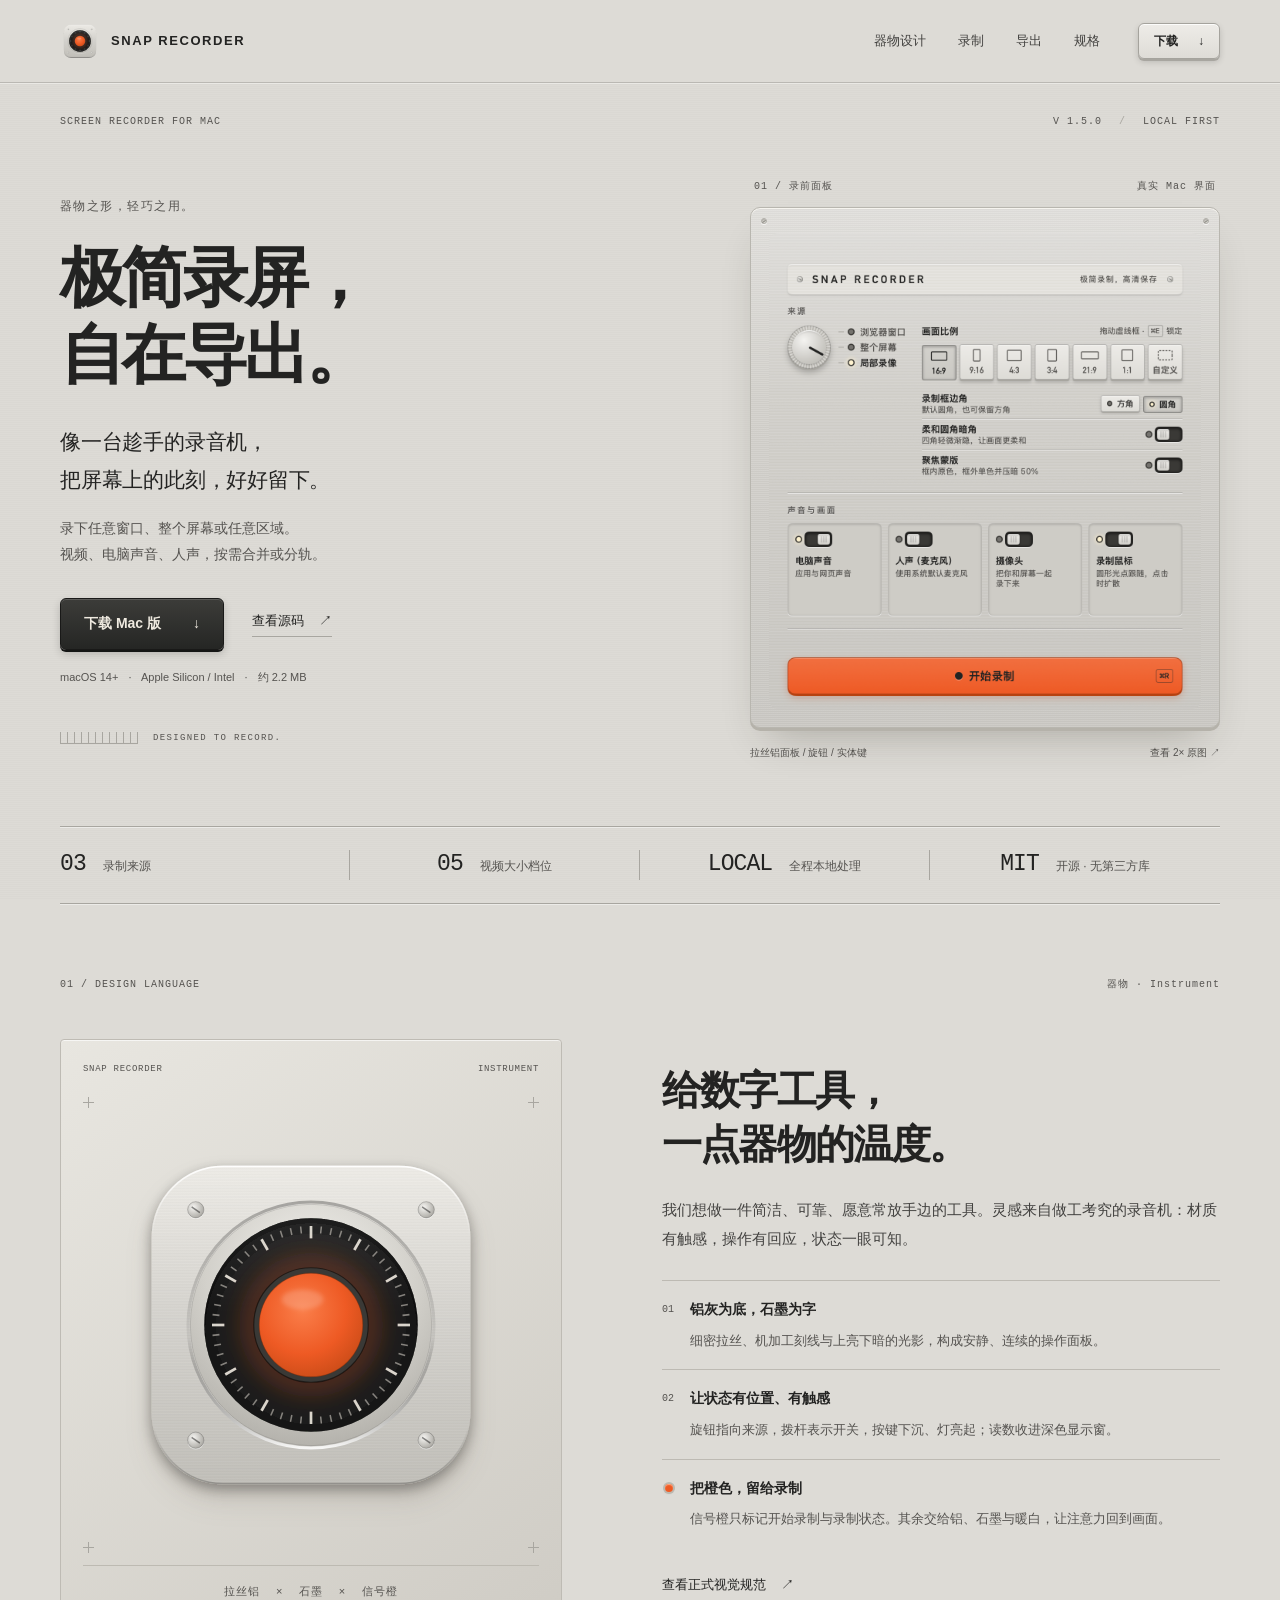
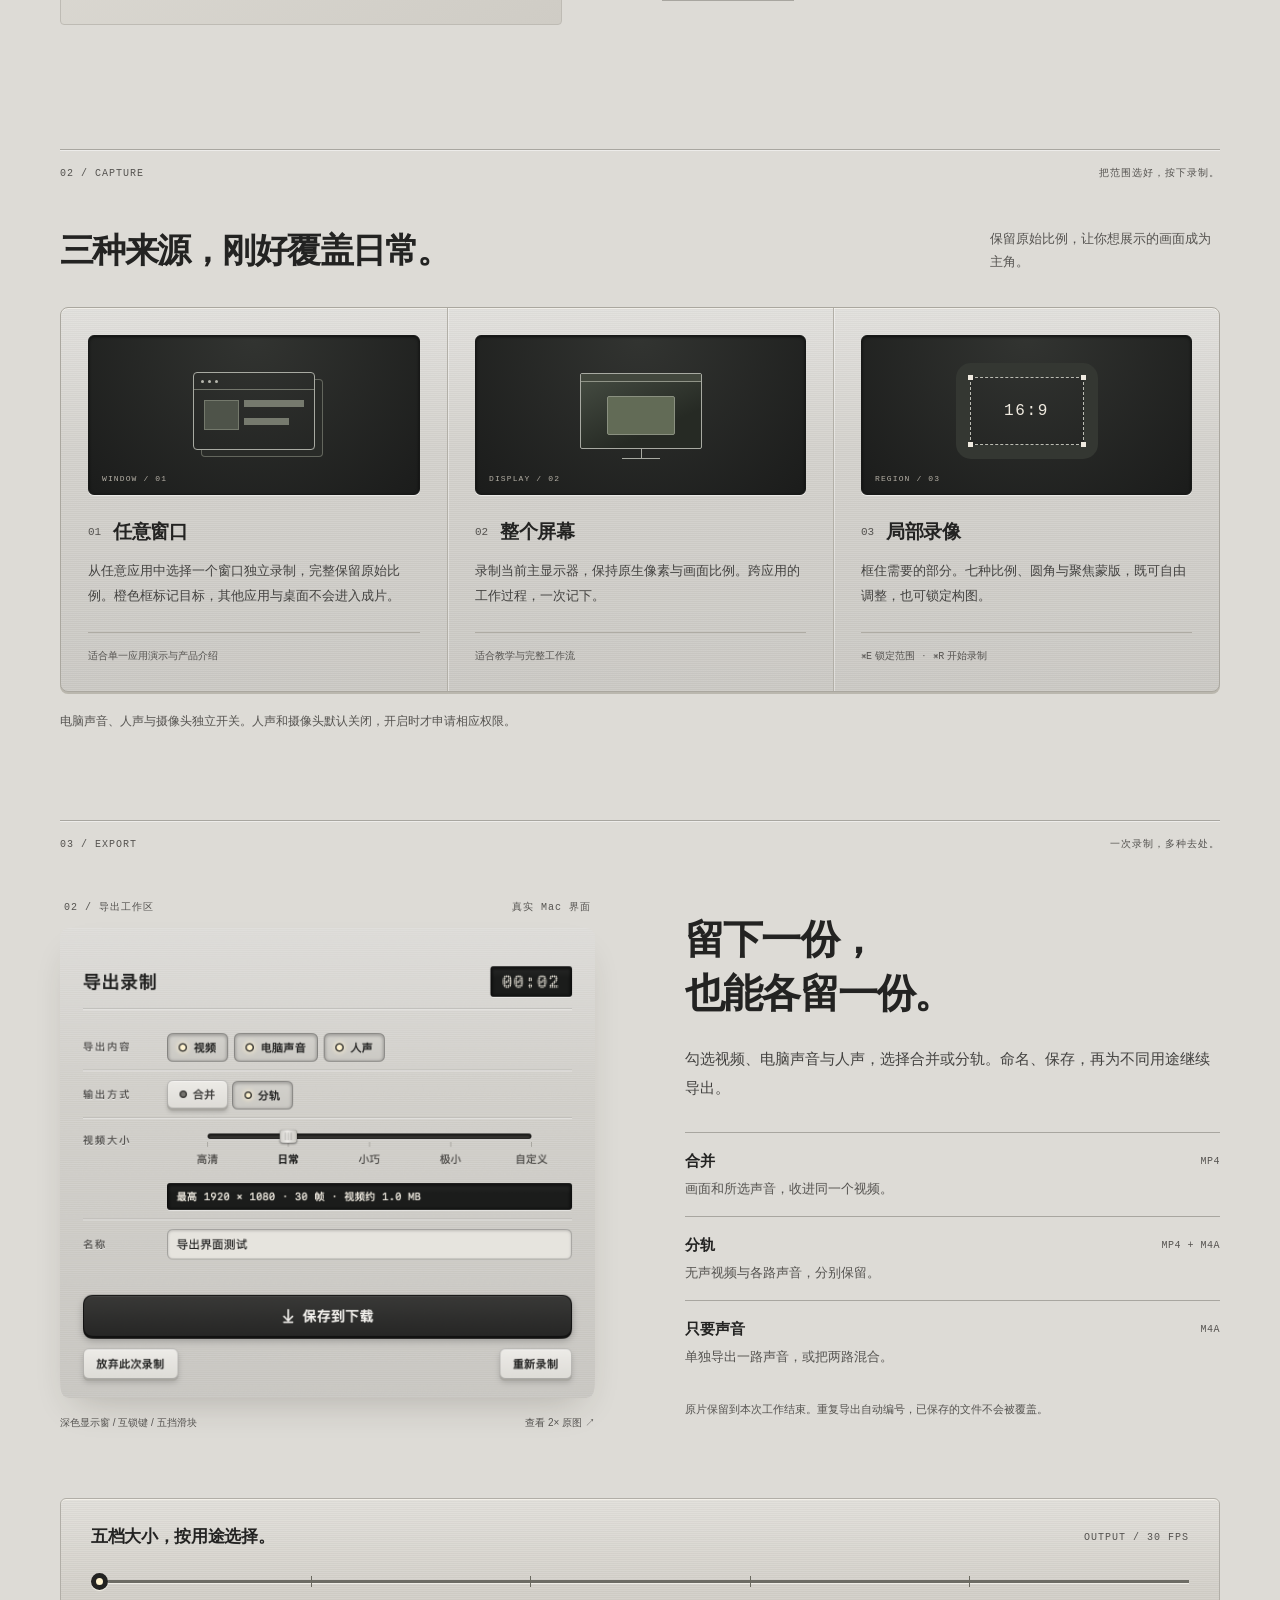
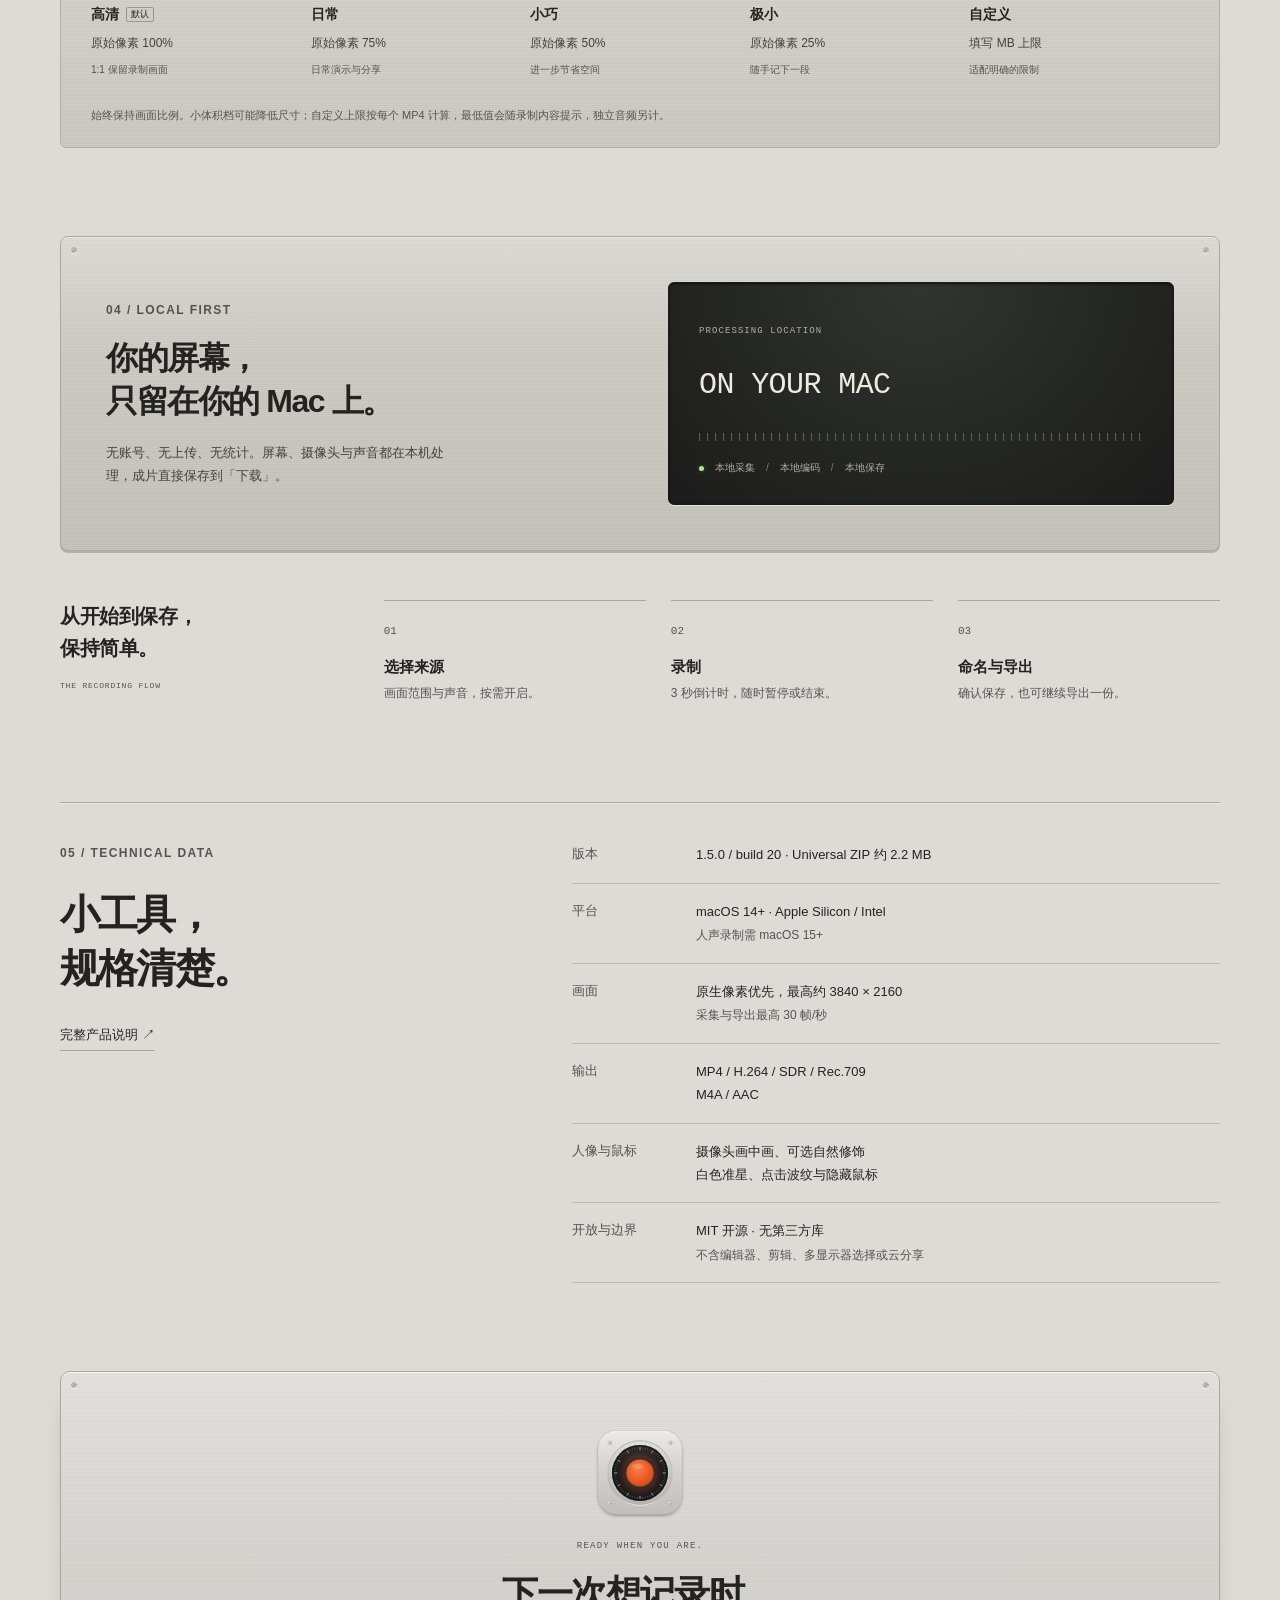
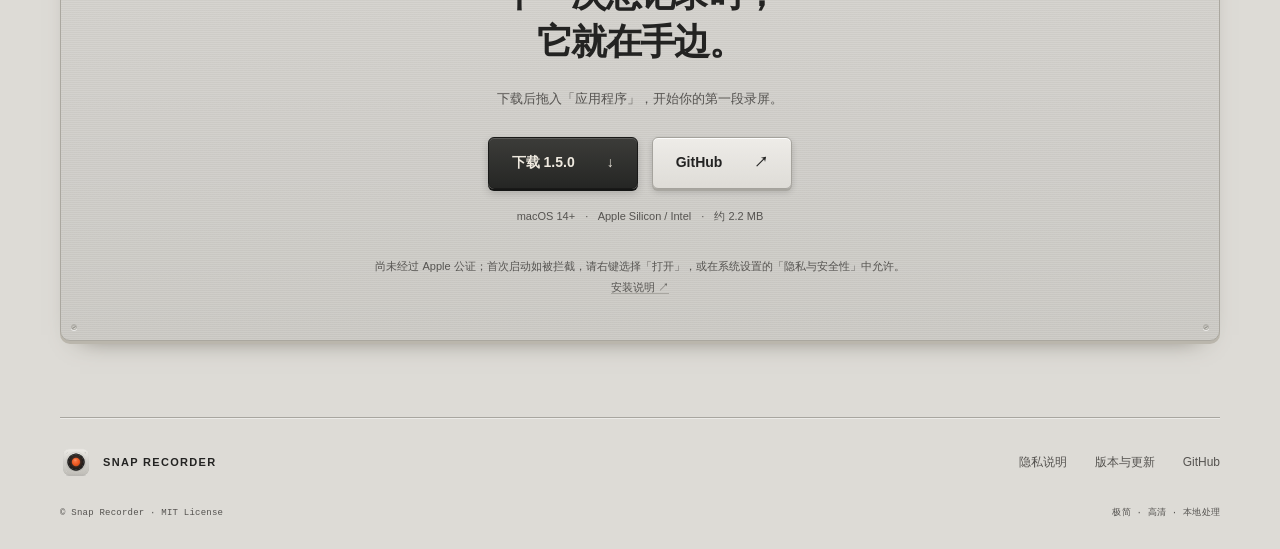
<file: docs/index.html>
<!doctype html>
<html lang="zh-CN">
<head>
  <meta charset="utf-8">
  <meta name="viewport" content="width=device-width, initial-scale=1">
  <title>Snap Recorder — 极简录屏，自在导出</title>
  <meta name="description" content="像一台趁手的录音机。Snap Recorder 以拉丝铝、石墨表盘与信号橙打造器物风格的 Mac 录屏工具，支持任意窗口、整屏、局部录制与自由导出，全程本地处理。">
  <meta name="theme-color" content="#d4d2cd">
  <meta name="color-scheme" content="light">
  <meta property="og:type" content="website">
  <meta property="og:title" content="Snap Recorder — 极简录屏，自在导出">
  <meta property="og:description" content="器物之形，轻巧之用。为 Mac 打造的本地录屏工具。">
  <meta property="og:url" content="https://shuyan-5200.github.io/snap-recorder/">
  <meta property="og:image" content="https://shuyan-5200.github.io/snap-recorder/images/snap-recorder-main.png">
  <meta property="og:image:width" content="1120">
  <meta property="og:image:height" content="1234">
  <meta property="og:image:alt" content="Snap Recorder 的真实器物界面：拉丝铝面板、来源旋钮与信号橙录制键">
  <link rel="canonical" href="https://shuyan-5200.github.io/snap-recorder/">
  <link rel="icon" type="image/svg+xml" href="images/snap-recorder-icon.svg">
  <link rel="stylesheet" href="site.css?v=1.5.0">
</head>
<body>
  <a class="skip-link" href="#main">跳到正文</a>
  <header class="nav">
    <div class="wrap nav-inner">
      <a class="brand" href="#main" aria-label="Snap Recorder 首页">
        <img src="images/snap-recorder-icon.svg" alt="" width="40" height="40">
        <span>SNAP RECORDER</span>
      </a>
      <nav class="nav-links" aria-label="主导航">
        <a href="#design">器物设计</a>
        <a href="#modes">录制</a>
        <a href="#export">导出</a>
        <a href="#specs">规格</a>
      </nav>
      <a class="key key-small" href="#download">下载 <span aria-hidden="true">↓</span></a>
    </div>
  </header>

  <main id="main">
    <section class="hero wrap" aria-labelledby="hero-title">
      <div class="hero-topline"><span>SCREEN RECORDER FOR MAC</span><span>V 1.5.0 <span class="topline-divider">/</span> LOCAL FIRST</span></div>
      <div class="hero-layout">
        <div class="hero-copy">
          <p class="eyebrow">器物之形，轻巧之用。</p>
          <h1 id="hero-title">极简录屏，<br>自在导出。</h1>
          <p class="hero-lead">像一台趁手的录音机，<br>把屏幕上的此刻，好好留下。</p>
          <p class="hero-description">录下任意窗口、整个屏幕或任意区域。<br>视频、电脑声音、人声，按需合并或分轨。</p>
          <div class="actions">
            <a class="key key-dark" href="https://github.com/shuyan-5200/snap-recorder/releases/download/v1.5.0/Snap-Recorder-v1.5.0-macOS-universal.zip">下载 Mac 版 <span aria-hidden="true">↓</span></a>
            <a class="text-link" href="https://github.com/shuyan-5200/snap-recorder" target="_blank" rel="noopener">查看源码 <span aria-hidden="true">↗</span></a>
          </div>
          <p class="download-meta">macOS 14+ <span>·</span> Apple Silicon / Intel <span>·</span> 约 2.2 MB</p>
          <div class="hero-engraving" aria-hidden="true"><span class="ruler"></span><span>DESIGNED TO RECORD.</span></div>
        </div>
        <figure class="hero-product">
          <div class="product-label"><span>01 / 录前面板</span><span>真实 Mac 界面</span></div>
          <div class="product-mount">
            <i class="screw screw-tl" aria-hidden="true"></i><i class="screw screw-tr" aria-hidden="true"></i>
            <a class="shot-link" href="images/snap-recorder-main.png" target="_blank" rel="noopener" aria-label="打开主面板高清实机图">
              <img src="images/snap-recorder-main.png" alt="器物风格的 Snap Recorder 主面板，包含来源旋钮、局部录像设置、四路开关与橙色录制键" width="1120" height="1234" fetchpriority="high">
            </a>
          </div>
          <figcaption><span>拉丝铝面板 / 旋钮 / 实体键</span><a href="images/snap-recorder-main.png" target="_blank" rel="noopener">查看 2× 原图 ↗</a></figcaption>
        </figure>
      </div>
      <div class="spec-strip" aria-label="产品概览">
        <p><b>03</b><span>录制来源</span></p>
        <p><b>05</b><span>视频大小档位</span></p>
        <p><b>LOCAL</b><span>全程本地处理</span></p>
        <p><b>MIT</b><span>开源 · 无第三方库</span></p>
      </div>
    </section>

    <section class="section design-section" id="design" aria-labelledby="design-title">
      <div class="wrap">
        <div class="section-label"><span>01 / DESIGN LANGUAGE</span><span>器物 · Instrument</span></div>
        <div class="design-layout">
          <figure class="icon-study">
            <div class="study-top"><span>SNAP RECORDER</span><span>INSTRUMENT</span></div>
            <div class="study-art">
              <span class="study-cross cross-tl" aria-hidden="true"></span><span class="study-cross cross-tr" aria-hidden="true"></span>
              <span class="study-cross cross-bl" aria-hidden="true"></span><span class="study-cross cross-br" aria-hidden="true"></span>
              <img src="images/snap-recorder-icon.svg" alt="拉丝铝机身、内凹石墨表盘、机械刻度与信号橙录制灯构成的应用图标" width="360" height="360" loading="lazy">
            </div>
            <figcaption>拉丝铝 <span>×</span> 石墨 <span>×</span> 信号橙</figcaption>
          </figure>
          <div class="design-copy">
            <h2 id="design-title">给数字工具，<br>一点器物的温度。</h2>
            <p class="section-intro">我们想做一件简洁、可靠、愿意常放手边的工具。灵感来自做工考究的录音机：材质有触感，操作有回应，状态一眼可知。</p>
            <dl class="design-principles">
              <div><dt><span>01</span> 铝灰为底，石墨为字</dt><dd>细密拉丝、机加工刻线与上亮下暗的光影，构成安静、连续的操作面板。</dd></div>
              <div><dt><span>02</span> 让状态有位置、有触感</dt><dd>旋钮指向来源，拨杆表示开关，按键下沉、灯亮起；读数收进深色显示窗。</dd></div>
              <div><dt><span class="signal-led" aria-hidden="true"></span> 把橙色，留给录制</dt><dd>信号橙只标记开始录制与录制状态。其余交给铝、石墨与暖白，让注意力回到画面。</dd></div>
            </dl>
            <a class="text-link" href="https://github.com/shuyan-5200/snap-recorder/tree/main/%E8%A7%86%E8%A7%89%E8%A7%84%E8%8C%83/%E5%99%A8%E7%89%A9" target="_blank" rel="noopener">查看正式视觉规范 <span aria-hidden="true">↗</span></a>
          </div>
        </div>
      </div>
    </section>

    <section class="section" id="modes" aria-labelledby="modes-title">
      <div class="wrap">
        <div class="section-label"><span>02 / CAPTURE</span><span>把范围选好，按下录制。</span></div>
        <div class="section-heading"><h2 id="modes-title">三种来源，<br class="mobile-break">刚好覆盖日常。</h2><p>保留原始比例，让你想展示的画面成为主角。</p></div>
        <div class="mode-bank">
          <article class="mode">
            <div class="mode-screen" aria-hidden="true">
              <div class="diagram browser-diagram"><div class="diagram-bar"><i></i><i></i><i></i></div><div class="diagram-content"><span></span><span></span><span></span></div></div>
              <span class="screen-mark">WINDOW / 01</span>
            </div>
            <div class="mode-heading"><span class="number">01</span><h3>任意窗口</h3></div>
            <p>从任意应用中选择一个窗口独立录制，完整保留原始比例。橙色框标记目标，其他应用与桌面不会进入成片。</p>
            <span class="mode-detail">适合单一应用演示与产品介绍</span>
          </article>
          <article class="mode">
            <div class="mode-screen" aria-hidden="true">
              <div class="diagram display-diagram"><span class="display-menu"></span><span class="display-window"></span></div>
              <span class="screen-mark">DISPLAY / 02</span>
            </div>
            <div class="mode-heading"><span class="number">02</span><h3>整个屏幕</h3></div>
            <p>录制当前主显示器，保持原生像素与画面比例。跨应用的工作过程，一次记下。</p>
            <span class="mode-detail">适合教学与完整工作流</span>
          </article>
          <article class="mode">
            <div class="mode-screen" aria-hidden="true">
              <div class="diagram region-diagram"><span>16:9</span><i></i><i></i><i></i><i></i></div>
              <span class="screen-mark">REGION / 03</span>
            </div>
            <div class="mode-heading"><span class="number">03</span><h3>局部录像</h3></div>
            <p>框住需要的部分。七种比例、圆角与聚焦蒙版，既可自由调整，也可锁定构图。</p>
            <span class="mode-detail"><kbd>⌘E</kbd> 锁定范围 <span>·</span> <kbd>⌘R</kbd> 开始录制</span>
          </article>
        </div>
        <p class="section-footnote">电脑声音、人声与摄像头独立开关。人声和摄像头默认关闭，开启时才申请相应权限。</p>
      </div>
    </section>

    <section class="section export-section" id="export" aria-labelledby="export-title">
      <div class="wrap">
        <div class="section-label"><span>03 / EXPORT</span><span>一次录制，多种去处。</span></div>
        <div class="export-layout">
          <figure class="export-product">
            <div class="product-label"><span>02 / 导出工作区</span><span>真实 Mac 界面</span></div>
            <a class="shot-link" href="images/snap-recorder-export.png" target="_blank" rel="noopener" aria-label="打开导出工作区高清实机图"><img src="images/snap-recorder-export.png" alt="Snap Recorder 真实导出界面：深色读数窗、内容互锁键、合并与分轨、五档视频大小滑块" width="1120" height="984" loading="lazy"></a>
            <figcaption><span>深色显示窗 / 互锁键 / 五挡滑块</span><a href="images/snap-recorder-export.png" target="_blank" rel="noopener">查看 2× 原图 ↗</a></figcaption>
          </figure>
          <div class="export-copy">
            <h2 id="export-title">留下一份，<br>也能各留一份。</h2>
            <p class="section-intro">勾选视频、电脑声音与人声，选择合并或分轨。命名、保存，再为不同用途继续导出。</p>
            <dl class="export-routes">
              <div><dt>合并<span class="route-format">MP4</span></dt><dd>画面和所选声音，收进同一个视频。</dd></div>
              <div><dt>分轨<span class="route-format">MP4 + M4A</span></dt><dd>无声视频与各路声音，分别保留。</dd></div>
              <div><dt>只要声音<span class="route-format">M4A</span></dt><dd>单独导出一路声音，或把两路混合。</dd></div>
            </dl>
            <p class="quiet-note">原片保留到本次工作结束。重复导出自动编号，已保存的文件不会被覆盖。</p>
          </div>
        </div>
        <div class="quality-module">
          <div class="module-heading"><h3>五档大小，按用途选择。</h3><span>OUTPUT / 30 FPS</span></div>
          <ol class="quality-scale">
            <li class="quality-default"><span class="quality-tick" aria-hidden="true"></span><h4>高清 <small>默认</small></h4><p>原始像素 100%</p><span>1:1 保留录制画面</span></li>
            <li><span class="quality-tick" aria-hidden="true"></span><h4>日常</h4><p>原始像素 75%</p><span>日常演示与分享</span></li>
            <li><span class="quality-tick" aria-hidden="true"></span><h4>小巧</h4><p>原始像素 50%</p><span>进一步节省空间</span></li>
            <li><span class="quality-tick" aria-hidden="true"></span><h4>极小</h4><p>原始像素 25%</p><span>随手记下一段</span></li>
            <li><span class="quality-tick" aria-hidden="true"></span><h4>自定义</h4><p>填写 MB 上限</p><span>适配明确的限制</span></li>
          </ol>
          <p class="quiet-note">始终保持画面比例。小体积档可能降低尺寸；自定义上限按每个 MP4 计算，最低值会随录制内容提示，独立音频另计。</p>
        </div>
      </div>
    </section>

    <section class="section" id="privacy" aria-labelledby="privacy-title">
      <div class="wrap">
        <div class="local-panel">
          <i class="screw screw-tl" aria-hidden="true"></i><i class="screw screw-tr" aria-hidden="true"></i>
          <div class="local-copy"><p class="eyebrow">04 / LOCAL FIRST</p><h2 id="privacy-title">你的屏幕，<br>只留在你的 Mac 上。</h2><p>无账号、无上传、无统计。屏幕、摄像头与声音都在本机处理，成片直接保存到「下载」。</p></div>
          <div class="local-readout"><span class="readout-label">PROCESSING LOCATION</span><strong>ON YOUR MAC</strong><span class="readout-rule" aria-hidden="true"></span><p><span class="warm-led" aria-hidden="true"></span> 本地采集 <span>/</span> 本地编码 <span>/</span> 本地保存</p></div>
        </div>
        <div class="workflow">
          <div class="workflow-heading"><h3>从开始到保存，<br>保持简单。</h3><span>THE RECORDING FLOW</span></div>
          <ol><li><b>01</b><h4>选择来源</h4><p>画面范围与声音，按需开启。</p></li><li><b>02</b><h4>录制</h4><p>3 秒倒计时，随时暂停或结束。</p></li><li><b>03</b><h4>命名与导出</h4><p>确认保存，也可继续导出一份。</p></li></ol>
        </div>
      </div>
    </section>

    <section class="section specs-section" id="specs" aria-labelledby="specs-title">
      <div class="wrap specs-layout">
        <div><p class="eyebrow">05 / TECHNICAL DATA</p><h2 id="specs-title">小工具，<br>规格清楚。</h2><a class="text-link" href="https://github.com/shuyan-5200/snap-recorder/blob/main/docs/product-spec.md" target="_blank" rel="noopener">完整产品说明 ↗</a></div>
        <dl class="specs-table">
          <div><dt>版本</dt><dd>1.5.0 / build 20 · Universal ZIP 约 2.2 MB</dd></div>
          <div><dt>平台</dt><dd>macOS 14+ · Apple Silicon / Intel<br><span>人声录制需 macOS 15+</span></dd></div>
          <div><dt>画面</dt><dd>原生像素优先，最高约 3840 × 2160<br><span>采集与导出最高 30 帧/秒</span></dd></div>
          <div><dt>输出</dt><dd>MP4 / H.264 / SDR / Rec.709<br>M4A / AAC</dd></div>
          <div><dt>人像与鼠标</dt><dd>摄像头画中画、可选自然修饰<br>白色准星、点击波纹与隐藏鼠标</dd></div>
          <div><dt>开放与边界</dt><dd>MIT 开源 · 无第三方库<br><span>不含编辑器、剪辑、多显示器选择或云分享</span></dd></div>
        </dl>
      </div>
    </section>

    <section class="download-section wrap" id="download" aria-labelledby="download-title">
      <div class="download-panel">
        <i class="screw screw-tl" aria-hidden="true"></i><i class="screw screw-tr" aria-hidden="true"></i><i class="screw screw-bl" aria-hidden="true"></i><i class="screw screw-br" aria-hidden="true"></i>
        <img src="images/snap-recorder-icon.svg" width="104" height="104" alt="" loading="lazy">
        <p class="eyebrow">READY WHEN YOU ARE.</p>
        <h2 id="download-title">下一次想记录时，<br>它就在手边。</h2>
        <p>下载后拖入「应用程序」，开始你的第一段录屏。</p>
        <div class="actions"><a class="key key-dark" href="https://github.com/shuyan-5200/snap-recorder/releases/download/v1.5.0/Snap-Recorder-v1.5.0-macOS-universal.zip">下载 1.5.0 <span aria-hidden="true">↓</span></a><a class="key" href="https://github.com/shuyan-5200/snap-recorder" target="_blank" rel="noopener">GitHub <span aria-hidden="true">↗</span></a></div>
        <p class="download-meta">macOS 14+ <span>·</span> Apple Silicon / Intel <span>·</span> 约 2.2 MB</p>
        <p class="install-note">尚未经过 Apple 公证；首次启动如被拦截，请右键选择「打开」，或在系统设置的「隐私与安全性」中允许。<a href="https://github.com/shuyan-5200/snap-recorder#安装" target="_blank" rel="noopener">安装说明 ↗</a></p>
      </div>
    </section>
  </main>

  <footer class="wrap footer">
    <a class="brand" href="#main"><img src="images/snap-recorder-icon.svg" alt="" width="32" height="32"><span>SNAP RECORDER</span></a>
    <nav aria-label="页尾导航"><a href="https://github.com/shuyan-5200/snap-recorder/blob/main/PRIVACY.md" target="_blank" rel="noopener">隐私说明</a><a href="https://github.com/shuyan-5200/snap-recorder/releases/latest" target="_blank" rel="noopener">版本与更新</a><a href="https://github.com/shuyan-5200/snap-recorder" target="_blank" rel="noopener">GitHub</a></nav>
    <div class="footer-colophon"><span>© Snap Recorder · MIT License</span><span>极简 · 高清 · 本地处理</span></div>
  </footer>
</body>
</html>
</file>
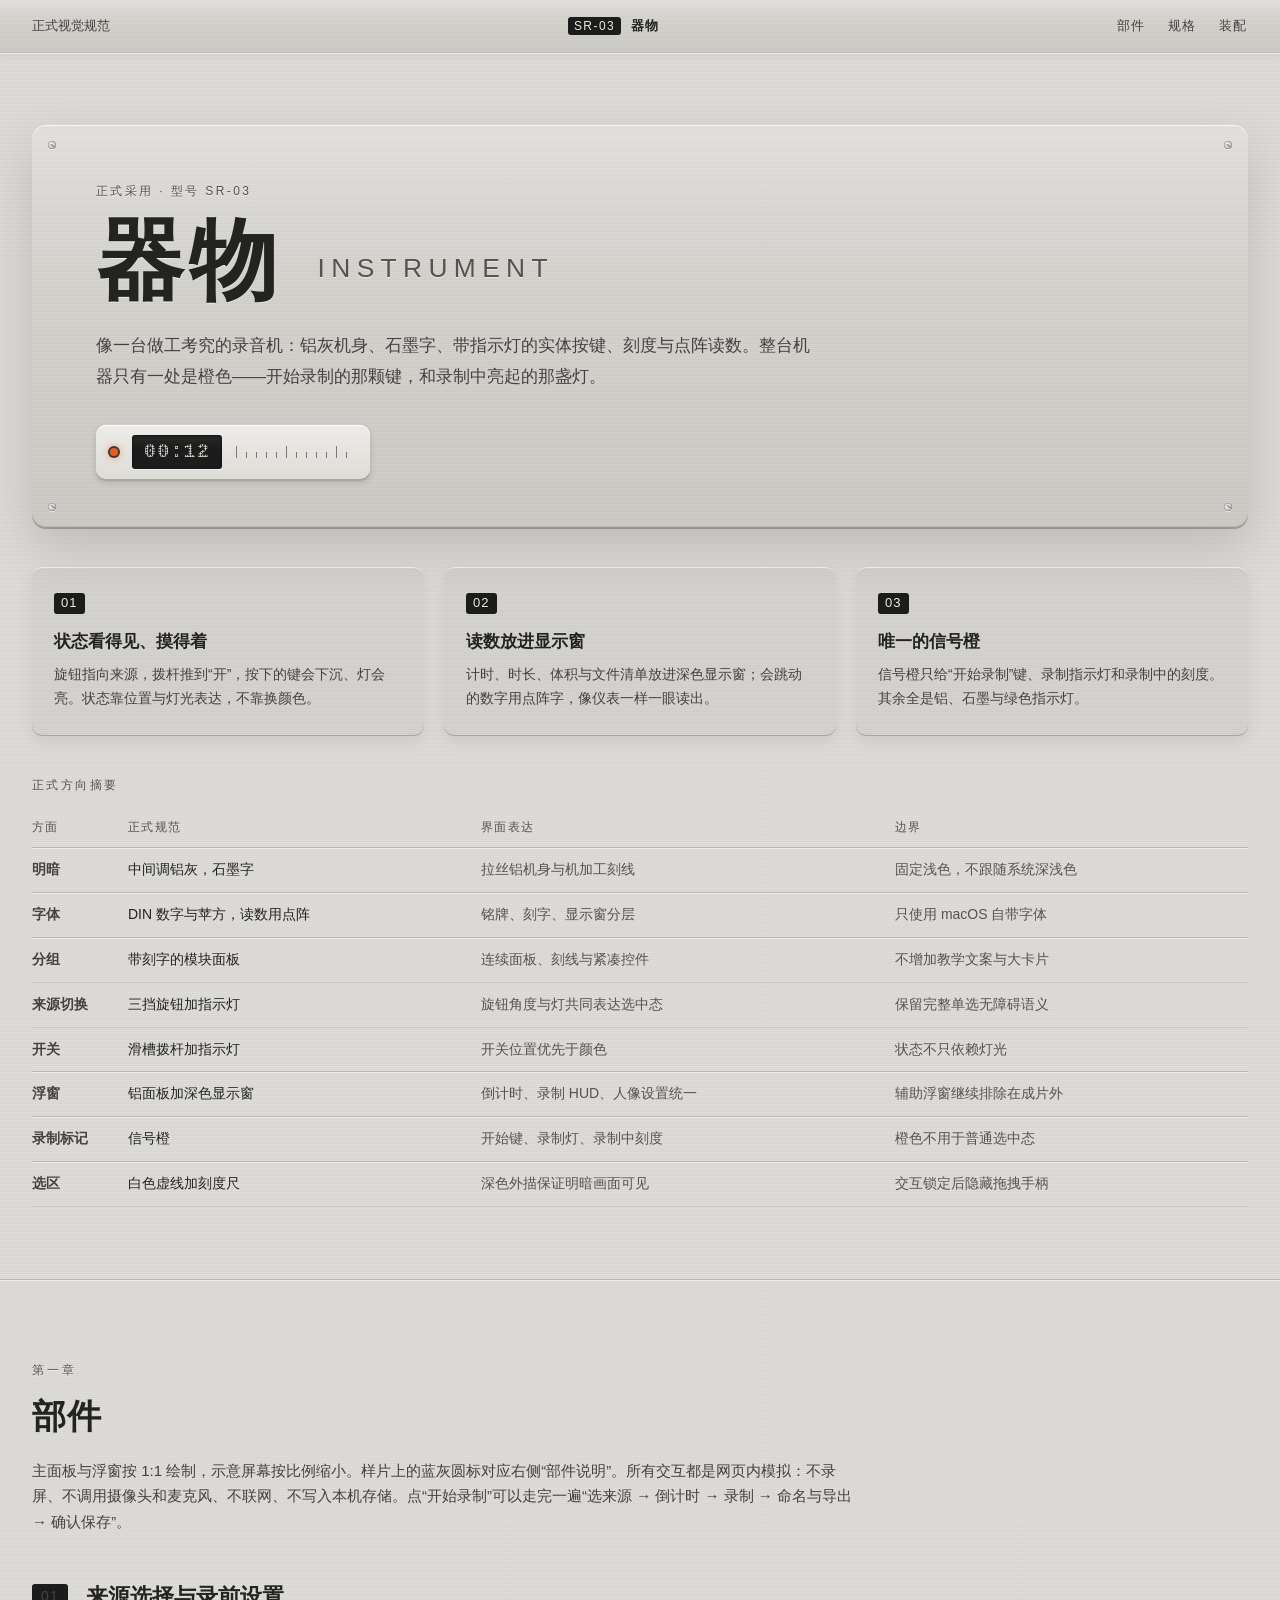
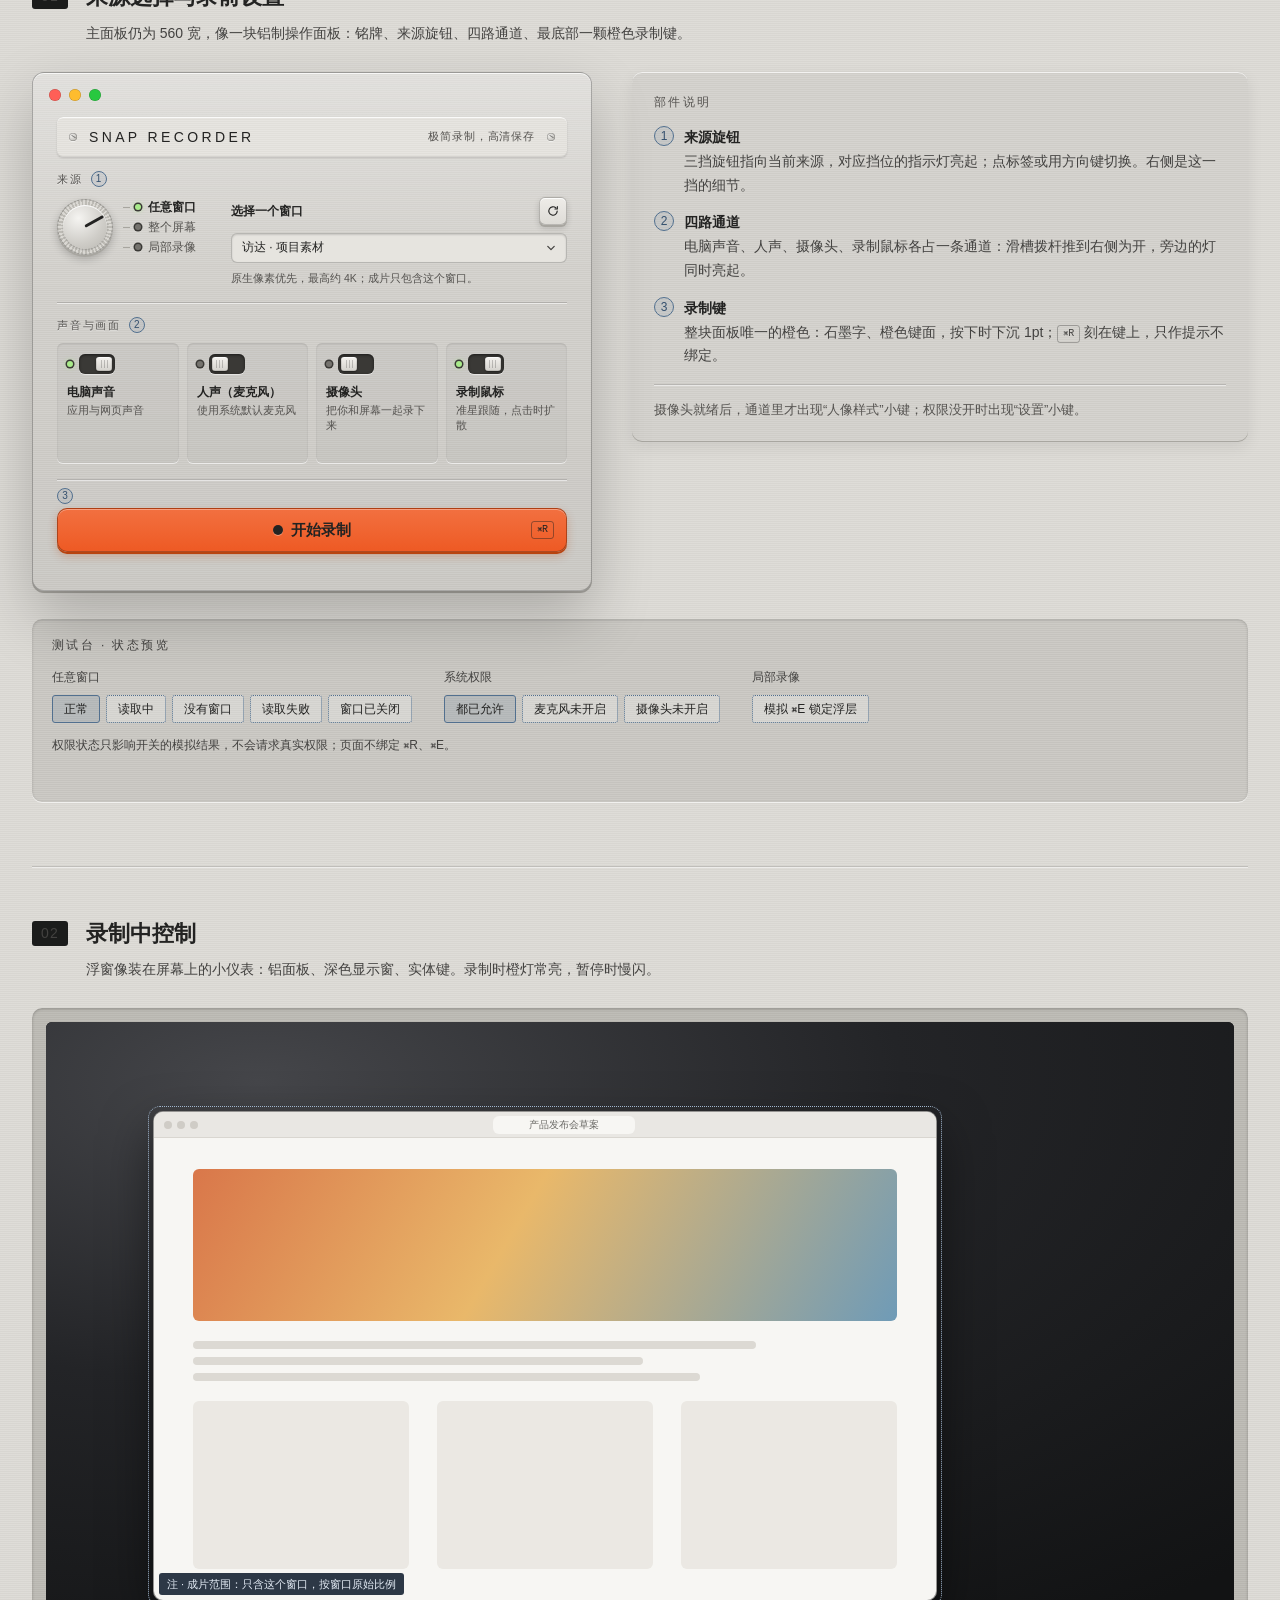
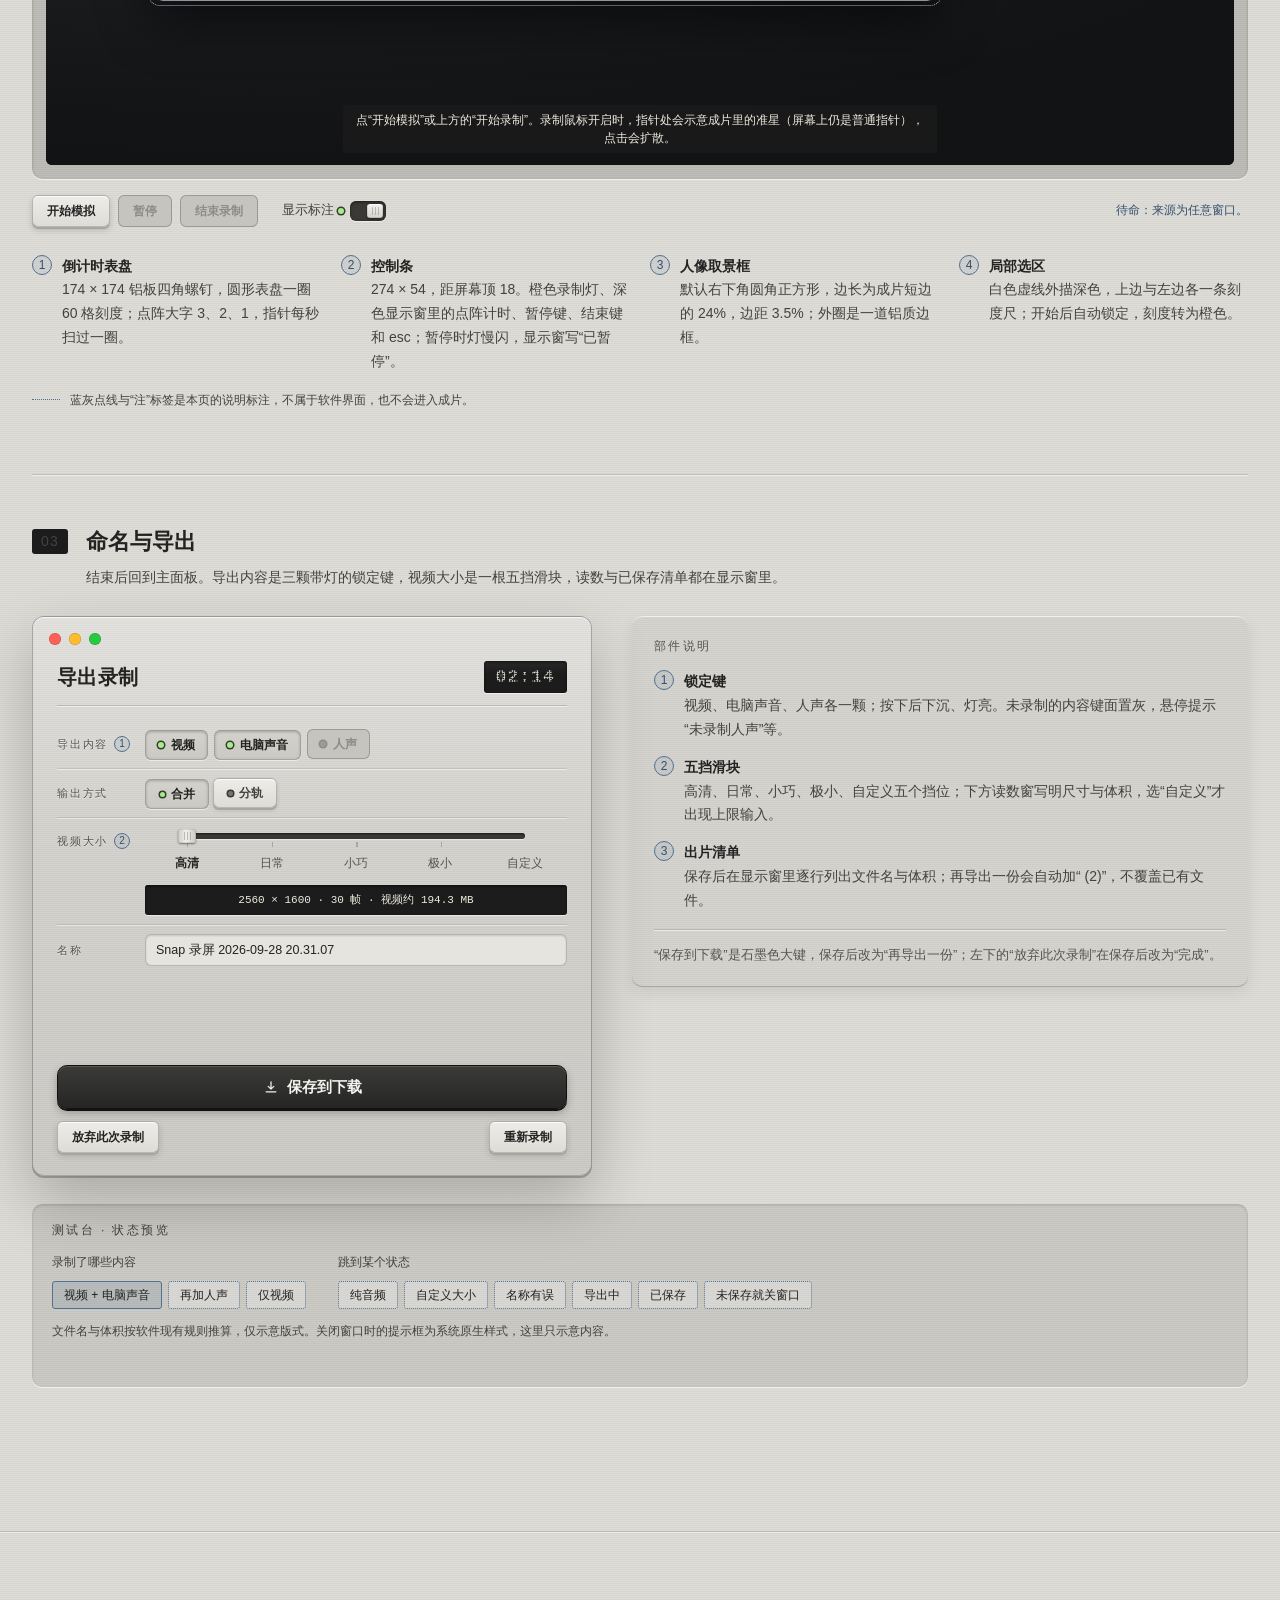
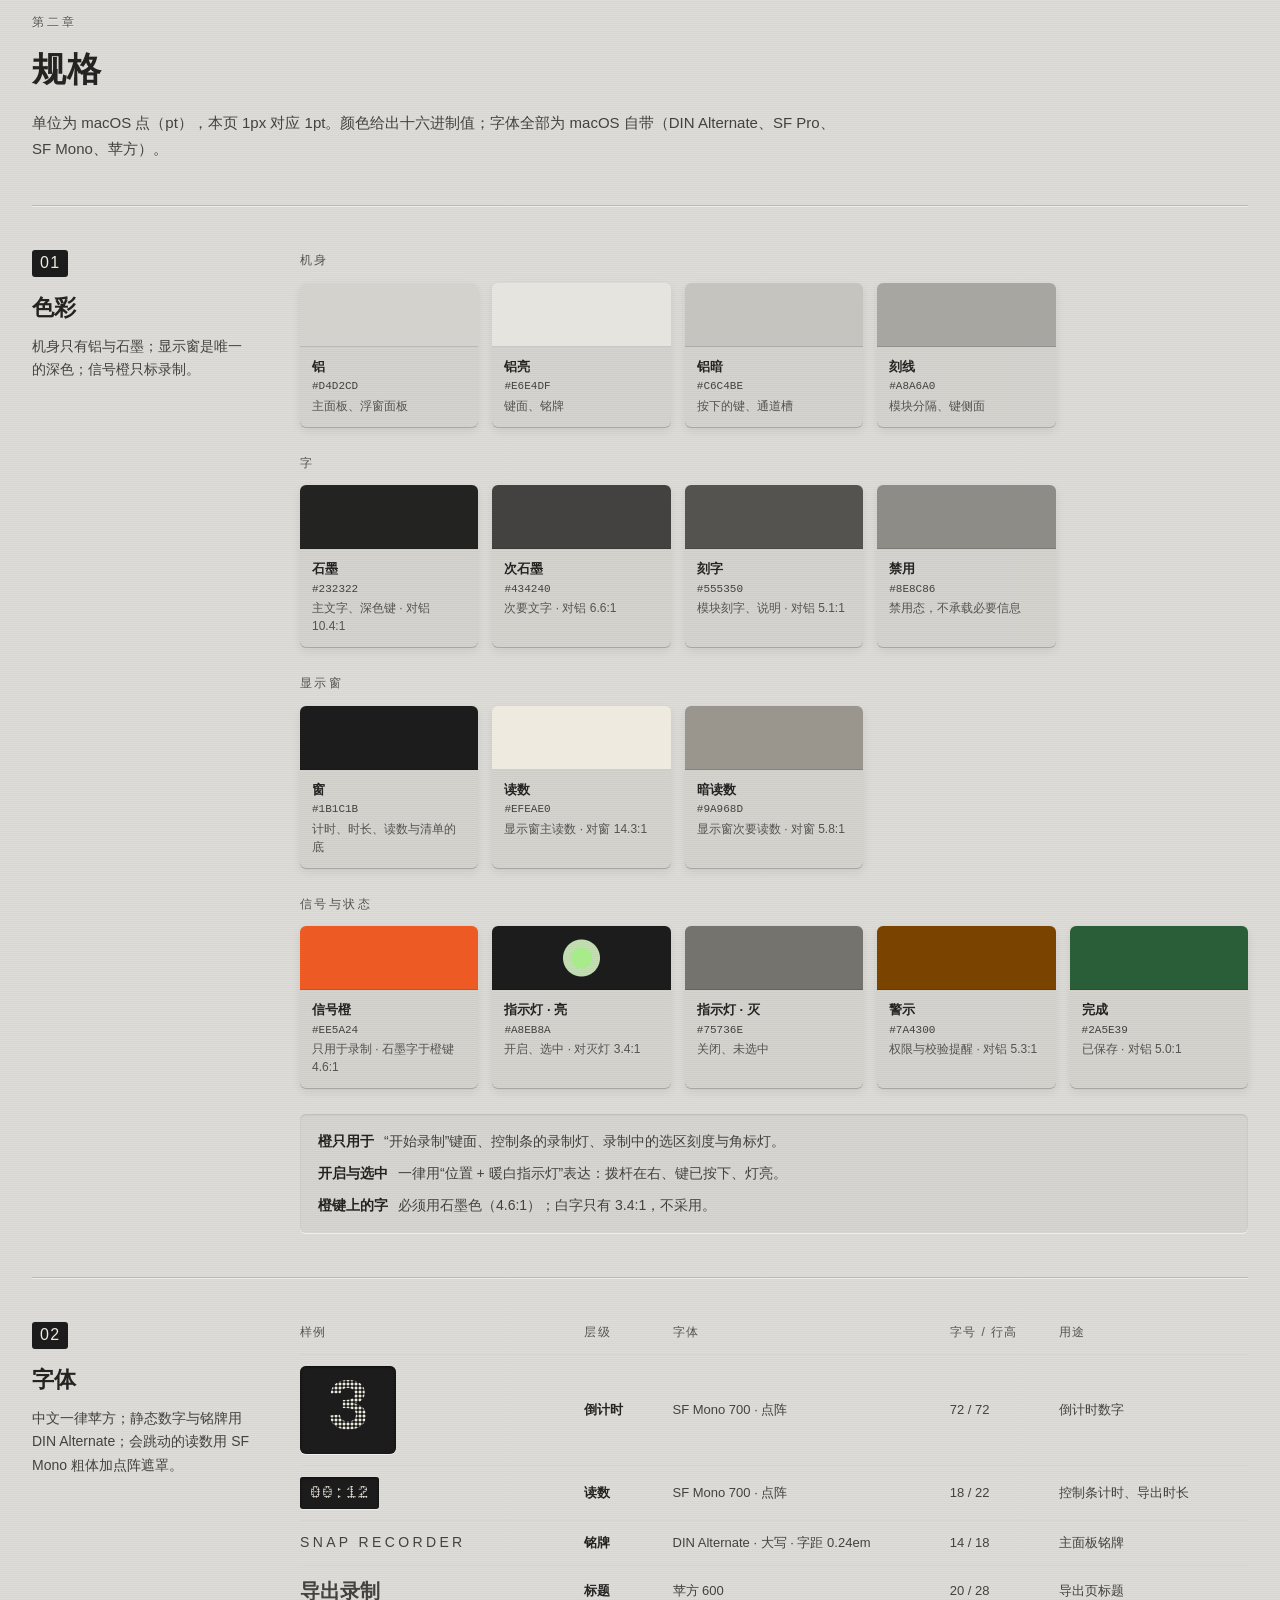
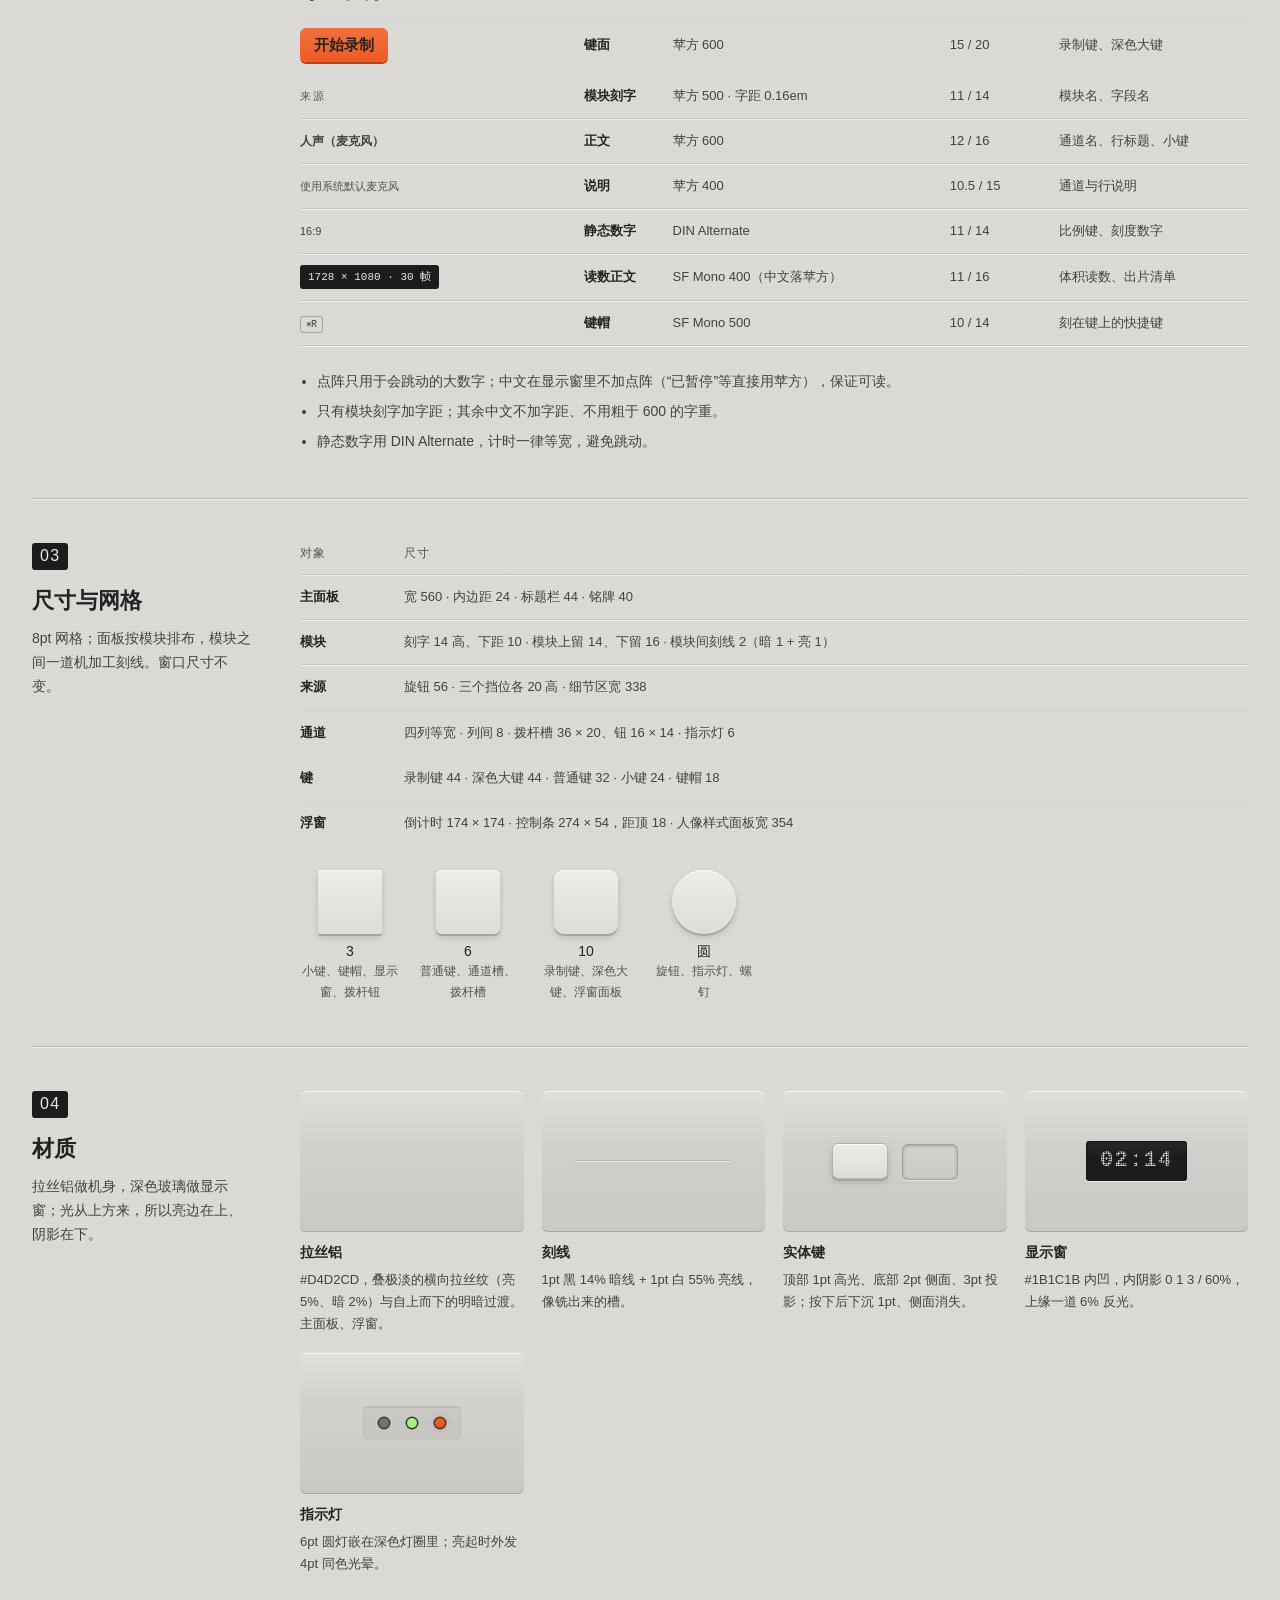
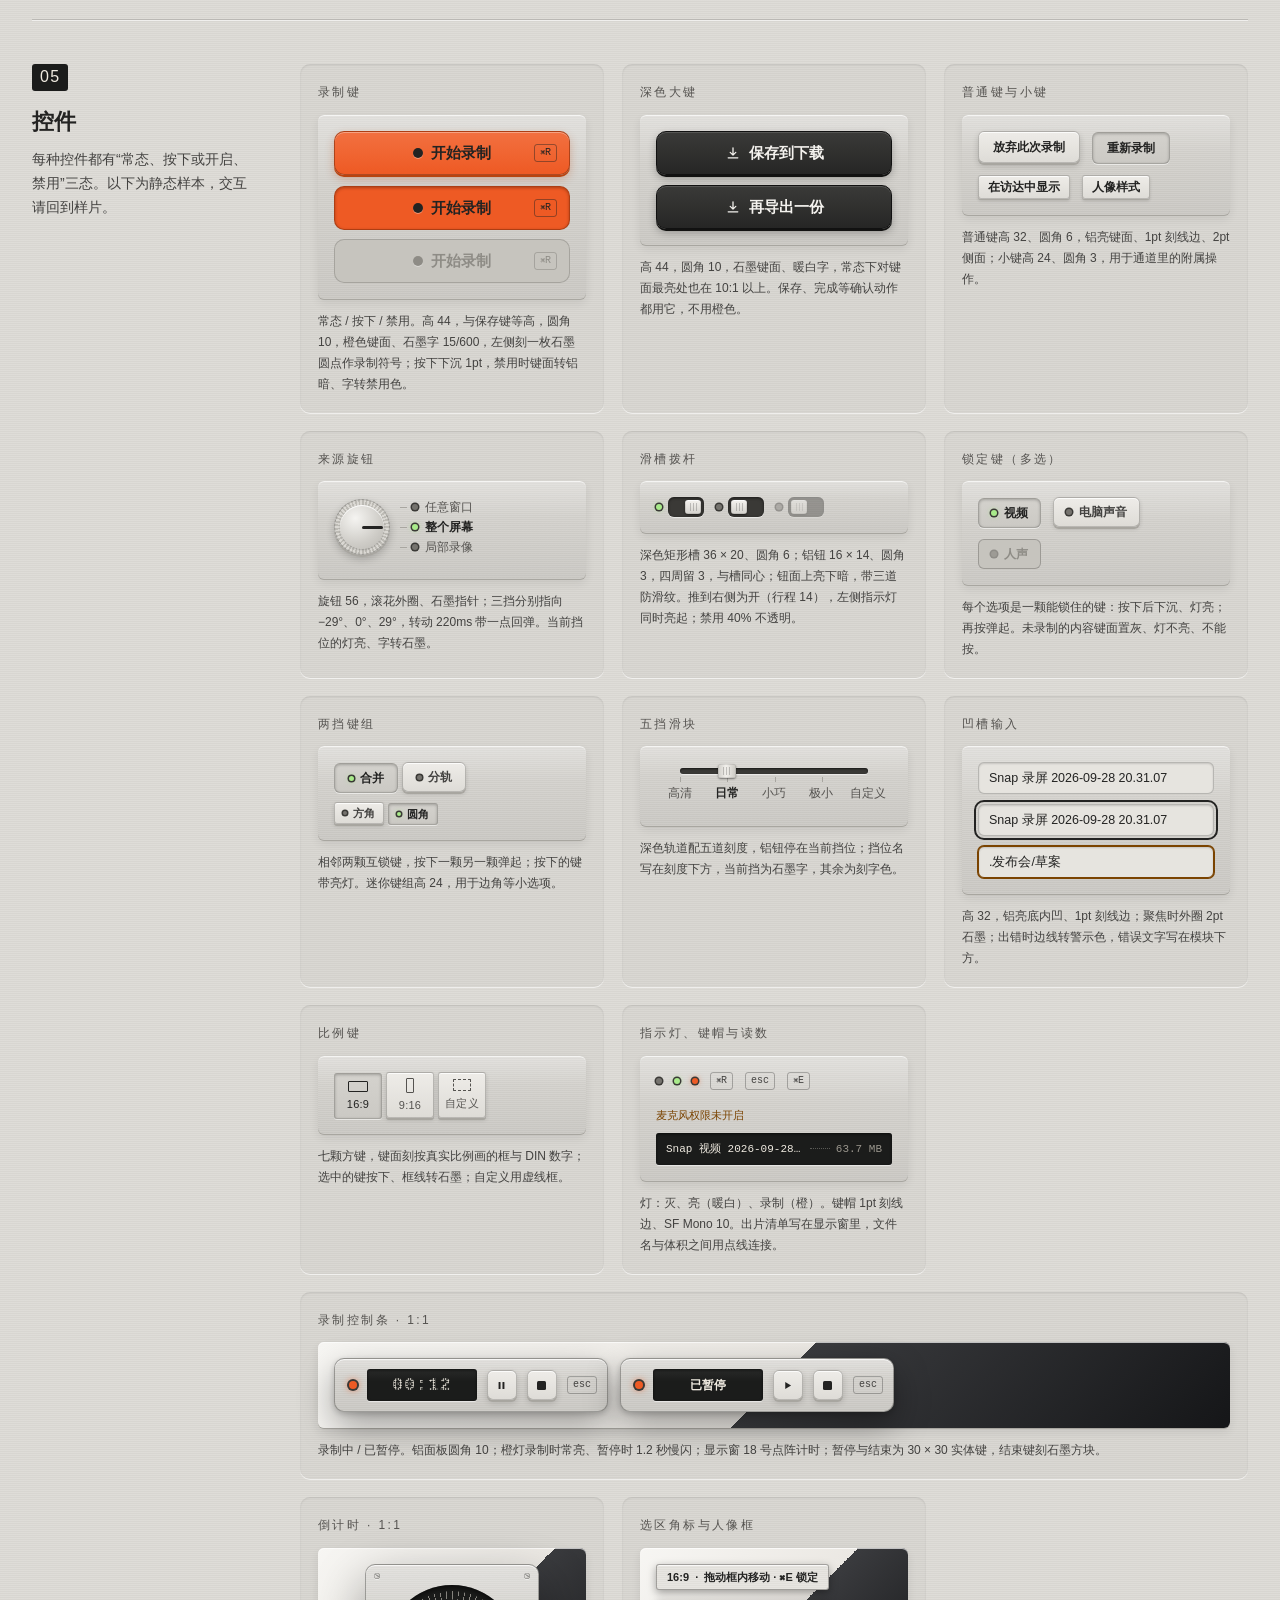
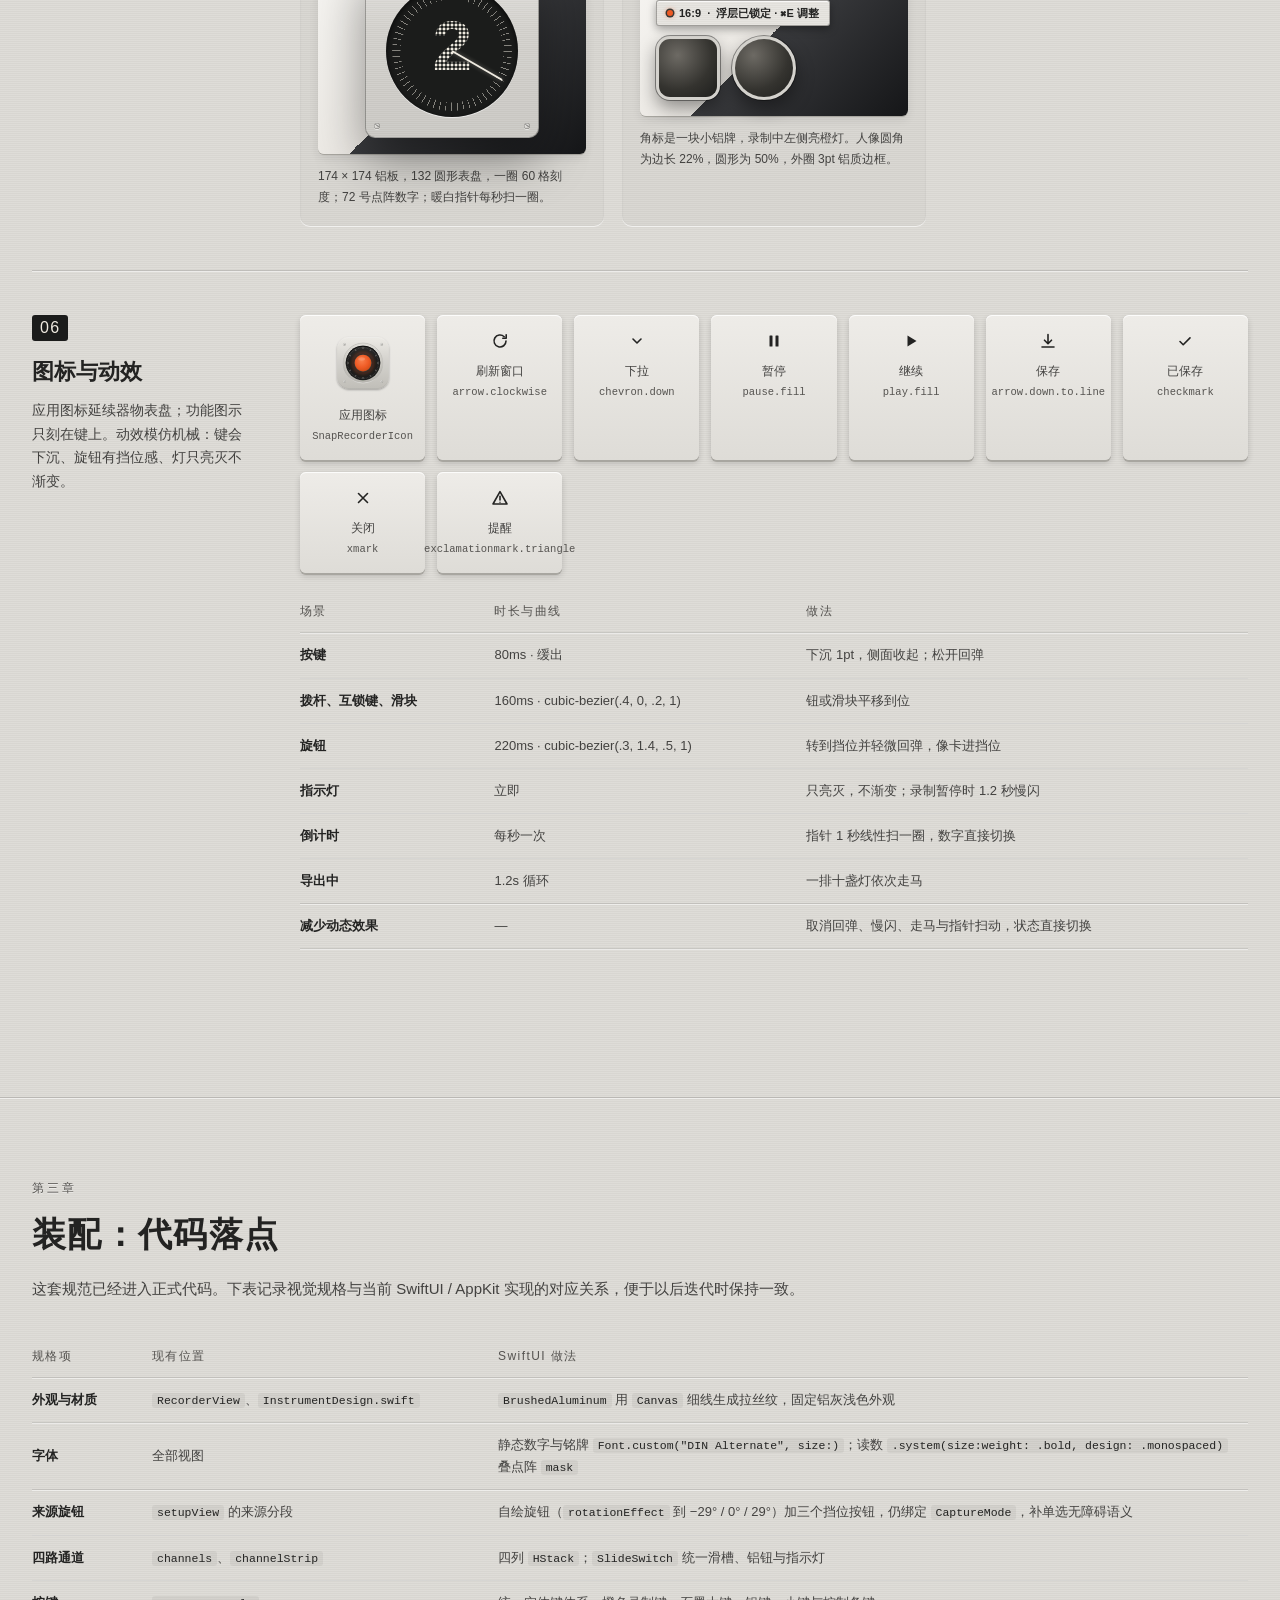
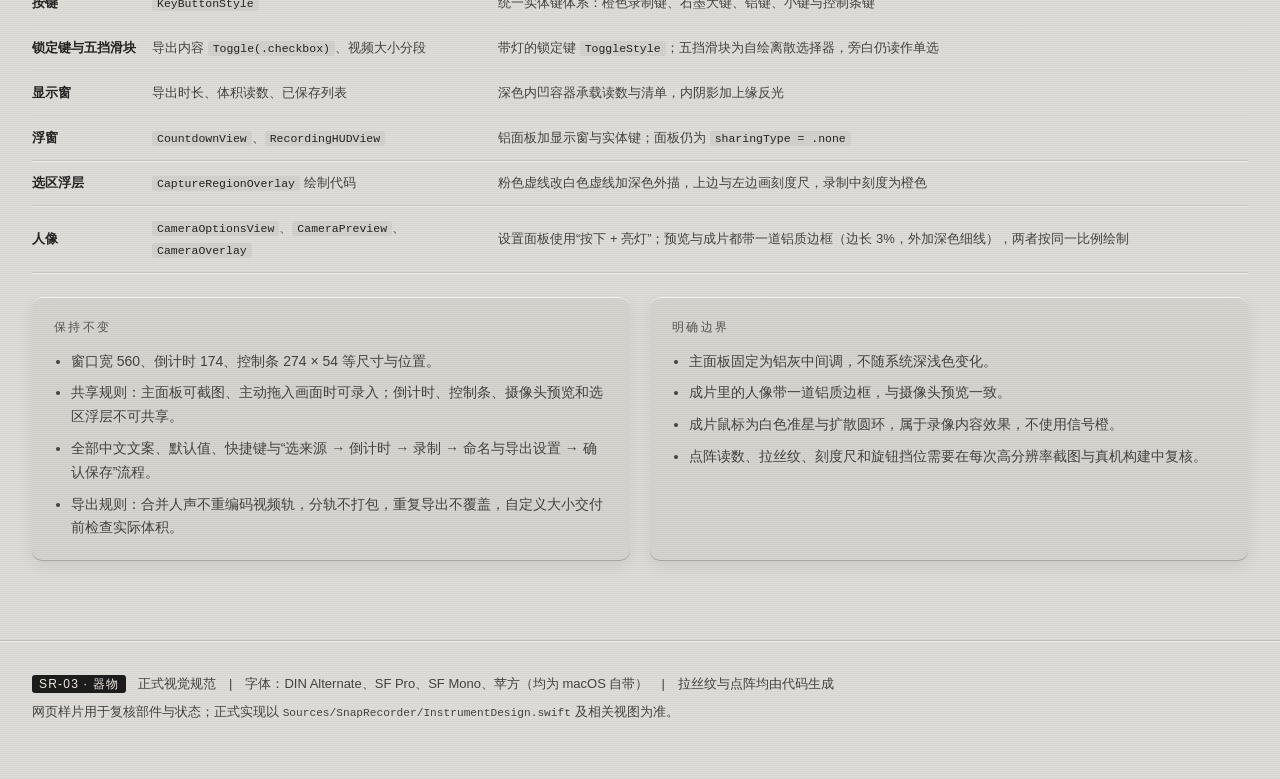
<file: 视觉规范/器物/index.html>
<!doctype html>
<html lang="zh-CN">
<head>
  <meta charset="utf-8">
  <meta name="viewport" content="width=device-width, initial-scale=1">
  <title>器物 · Snap Recorder 正式视觉规范</title>
  <meta name="description" content="Snap Recorder 正式采用的“器物”视觉规范、交互样片与代码落点。">
  <meta name="color-scheme" content="light">
  <link rel="stylesheet" href="instrument.css">
  <script src="instrument.js" defer></script>
</head>
<body>
  <!-- 按键上的图示：线宽 1.6，20 × 20 网格 -->
  <svg class="sprite" aria-hidden="true" focusable="false" xmlns="http://www.w3.org/2000/svg">
    <symbol id="i-refresh" viewBox="0 0 20 20"><path d="M16 10a6 6 0 1 1-1.8-4.3"/><path d="M16.2 3.8v3.4h-3.4"/></symbol>
    <symbol id="i-chevron" viewBox="0 0 20 20"><path d="M6 8l4 4 4-4"/></symbol>
    <symbol id="i-pause" viewBox="0 0 20 20"><rect x="5.5" y="4.5" width="3" height="11" rx=".5" fill="currentColor" stroke="none"/><rect x="11.5" y="4.5" width="3" height="11" rx=".5" fill="currentColor" stroke="none"/></symbol>
    <symbol id="i-play" viewBox="0 0 20 20"><path d="M6.5 4.6v10.8l9-5.4z" fill="currentColor" stroke="none"/></symbol>
    <symbol id="i-download" viewBox="0 0 20 20"><path d="M10 3.5v9M6.5 9.2l3.5 3.5 3.5-3.5M4 16h12"/></symbol>
    <symbol id="i-check" viewBox="0 0 20 20"><path d="M5 10.5l3.2 3.2L15 6.9"/></symbol>
    <symbol id="i-close" viewBox="0 0 20 20"><path d="M5.5 5.5l9 9M14.5 5.5l-9 9"/></symbol>
    <symbol id="i-alert" viewBox="0 0 20 20"><path d="M10 3.6l7 12.4H3z"/><path d="M10 8.4v3.6"/><circle cx="10" cy="14.2" r=".7" fill="currentColor" stroke="none"/></symbol>
  </svg>

  <a class="skip" href="#samples">跳到样片</a>

  <header class="bar">
    <div class="bar-inner">
      <span class="back">正式视觉规范</span>
      <p class="bar-title"><span class="bar-model">SR-03</span>器物</p>
      <nav class="bar-nav" aria-label="页内导航">
        <a href="#samples">部件</a>
        <a href="#spec">规格</a>
        <a href="#build">装配</a>
      </nav>
    </div>
  </header>

  <main>
    <section class="cover" aria-labelledby="cover-title">
      <div class="wrap">
        <div class="cover-plate">
          <span class="screw" aria-hidden="true"></span><span class="screw" aria-hidden="true"></span>
          <span class="screw" aria-hidden="true"></span><span class="screw" aria-hidden="true"></span>
          <p class="cover-kicker">正式采用 · 型号 SR-03</p>
          <h1 id="cover-title">器物 <span class="en">Instrument</span></h1>
          <p class="lead">像一台做工考究的录音机：铝灰机身、石墨字、带指示灯的实体按键、刻度与点阵读数。整台机器只有一处是橙色——开始录制的那颗键，和录制中亮起的那盏灯。</p>
          <div class="cover-meter" aria-hidden="true">
            <span class="meter-led is-rec"></span>
            <span class="meter-window"><span class="dotmatrix">00:12</span></span>
            <span class="meter-scale"></span>
          </div>
        </div>

        <ol class="features">
          <li>
            <span class="feature-no" aria-hidden="true">01</span>
            <h2>状态看得见、摸得着</h2>
            <p>旋钮指向来源，拨杆推到“开”，按下的键会下沉、灯会亮。状态靠位置与灯光表达，不靠换颜色。</p>
          </li>
          <li>
            <span class="feature-no" aria-hidden="true">02</span>
            <h2>读数放进显示窗</h2>
            <p>计时、时长、体积与文件清单放进深色显示窗；会跳动的数字用点阵字，像仪表一样一眼读出。</p>
          </li>
          <li>
            <span class="feature-no" aria-hidden="true">03</span>
            <h2>唯一的信号橙</h2>
            <p>信号橙只给“开始录制”键、录制指示灯和录制中的刻度。其余全是铝、石墨与绿色指示灯。</p>
          </li>
        </ol>

        <table class="versus">
          <caption>正式方向摘要</caption>
          <thead><tr><th scope="col">方面</th><th scope="col">正式规范</th><th scope="col">界面表达</th><th scope="col">边界</th></tr></thead>
          <tbody>
            <tr><th scope="row">明暗</th><td>中间调铝灰，石墨字</td><td>拉丝铝机身与机加工刻线</td><td>固定浅色，不跟随系统深浅色</td></tr>
            <tr><th scope="row">字体</th><td>DIN 数字与苹方，读数用点阵</td><td>铭牌、刻字、显示窗分层</td><td>只使用 macOS 自带字体</td></tr>
            <tr><th scope="row">分组</th><td>带刻字的模块面板</td><td>连续面板、刻线与紧凑控件</td><td>不增加教学文案与大卡片</td></tr>
            <tr><th scope="row">来源切换</th><td>三挡旋钮加指示灯</td><td>旋钮角度与灯共同表达选中态</td><td>保留完整单选无障碍语义</td></tr>
            <tr><th scope="row">开关</th><td>滑槽拨杆加指示灯</td><td>开关位置优先于颜色</td><td>状态不只依赖灯光</td></tr>
            <tr><th scope="row">浮窗</th><td>铝面板加深色显示窗</td><td>倒计时、录制 HUD、人像设置统一</td><td>辅助浮窗继续排除在成片外</td></tr>
            <tr><th scope="row">录制标记</th><td>信号橙</td><td>开始键、录制灯、录制中刻度</td><td>橙色不用于普通选中态</td></tr>
            <tr><th scope="row">选区</th><td>白色虚线加刻度尺</td><td>深色外描保证明暗画面可见</td><td>交互锁定后隐藏拖拽手柄</td></tr>
          </tbody>
        </table>
      </div>
    </section>

    <section id="samples" class="chapter" aria-labelledby="samples-title">
      <div class="wrap">
        <header class="chapter-head">
          <p class="chapter-no">第一章</p>
          <h2 id="samples-title">部件</h2>
          <p class="chapter-lead">主面板与浮窗按 1:1 绘制，示意屏幕按比例缩小。样片上的蓝灰圆标对应右侧“部件说明”。所有交互都是网页内模拟：不录屏、不调用摄像头和麦克风、不联网、不写入本机存储。点“开始录制”可以走完一遍“选来源 → 倒计时 → 录制 → 命名与导出 → 确认保存”。</p>
        </header>

        <!-- 样片 01：来源选择与录前设置 -->
        <article class="sample" id="sample-setup" aria-labelledby="setup-title">
          <header class="sample-head">
            <p class="sample-no" aria-hidden="true">01</p>
            <div>
              <h3 id="setup-title">来源选择与录前设置</h3>
              <p>主面板仍为 560 宽，像一块铝制操作面板：铭牌、来源旋钮、四路通道、最底部一颗橙色录制键。</p>
            </div>
          </header>

          <div class="sample-body">
            <div class="mock-window setup-window" id="setup-window" data-mode="browser">
              <div class="titlebar"><span class="traffic" aria-hidden="true"><i></i><i></i><i></i></span></div>

              <div class="setup-body">
                <header class="plate">
                  <span class="screw" aria-hidden="true"></span>
                  <p class="plate-name">Snap Recorder</p>
                  <p class="plate-tag">极简录制，高清保存</p>
                  <span class="screw" aria-hidden="true"></span>
                </header>

                <section class="module" aria-labelledby="mod-source">
                  <h4 class="module-label"><span id="mod-source">来源</span><span class="callout" aria-hidden="true">1</span></h4>
                  <div class="source-grid">
                    <div class="selector">
                      <span class="knob" aria-hidden="true"><span class="knob-pointer"></span></span>
                      <div class="source-tabs stops" role="radiogroup" aria-label="录制来源">
                        <button type="button" class="stop source-tab" role="radio" aria-checked="true" data-mode="browser"><span class="led" aria-hidden="true"></span>任意窗口</button>
                        <button type="button" class="stop source-tab" role="radio" aria-checked="false" tabindex="-1" data-mode="display"><span class="led" aria-hidden="true"></span>整个屏幕</button>
                        <button type="button" class="stop source-tab" role="radio" aria-checked="false" tabindex="-1" data-mode="region"><span class="led" aria-hidden="true"></span>局部录像</button>
                      </div>
                    </div>

                    <div class="source-detail">
                      <!-- 任意窗口 -->
                      <div class="source-pane" data-pane="browser">
                        <div class="pane-head">
                          <p class="pane-title">选择一个窗口</p>
                          <button type="button" class="key key-icon" id="refresh-windows" title="刷新窗口" aria-label="刷新窗口"><svg class="icon icon-sm" aria-hidden="true"><use href="#i-refresh"/></svg></button>
                        </div>
                        <div class="browser-state" data-state="ok">
                          <div class="select">
                            <select id="window-select" aria-label="窗口">
                              <option value="safari">访达 · 项目素材</option>
                              <option value="chrome">飞书 · 产品发布会草案</option>
                              <option value="arc">Google Chrome · 设计规范 v2</option>
                            </select>
                            <svg class="icon select-chevron" aria-hidden="true"><use href="#i-chevron"/></svg>
                          </div>
                          <p class="hint" id="browser-hint">原生像素优先，最高约 4K；成片只包含这个窗口。</p>
                          <p class="hint is-warn" id="browser-note" hidden><svg class="icon icon-sm" aria-hidden="true"><use href="#i-alert"/></svg>之前选择的窗口已关闭，请重新选择。</p>
                        </div>
                        <div class="browser-state state-inline" data-state="loading" hidden>
                            <span class="spinner" aria-hidden="true"></span><span class="state-text">正在读取可录制窗口…</span>
                        </div>
                        <div class="browser-state" data-state="empty" hidden>
                          <p class="state-title">没有找到可录制窗口</p>
                          <p class="state-text">请先打开一个应用窗口，然后点右上角刷新。</p>
                        </div>
                        <div class="browser-state" data-state="error" hidden>
                          <p class="state-title is-warn"><svg class="icon icon-sm" aria-hidden="true"><use href="#i-alert"/></svg>读取窗口失败</p>
                          <p class="state-text">系统暂时没有返回窗口列表，请稍后刷新。（示例错误信息）</p>
                        </div>
                      </div>

                      <!-- 整个屏幕 -->
                      <div class="source-pane" data-pane="display" hidden>
                        <div class="display-row">
                          <div class="display-text">
                            <p class="pane-title">当前主屏幕</p>
                            <p class="pane-text">保留原生像素，最高约 4K 清晰度</p>
                            <p class="hint">Snap Recorder 的窗口和录制控制条不会进入成片</p>
                          </div>
                          <span class="ready-lamp" title="已就绪"><span class="led is-lit" aria-hidden="true"></span><span class="sr-only">已就绪</span></span>
                        </div>
                      </div>

                      <!-- 局部录像 -->
                      <div class="source-pane" data-pane="region" hidden>
                        <div class="pane-head">
                          <p class="pane-title">画面比例</p>
                          <p class="lock-hint" id="region-lock-hint">拖动虚线框 · <kbd>⌘E</kbd> 锁定</p>
                        </div>
                        <div class="ratio-grid" role="radiogroup" aria-label="画面比例">
                          <button type="button" class="ratio" role="radio" aria-checked="true" data-ratio="16:9"><span class="ratio-glyph" style="--rw: 20px; --rh: 11.3px"></span><span class="ratio-label">16:9</span></button>
                          <button type="button" class="ratio" role="radio" aria-checked="false" tabindex="-1" data-ratio="9:16"><span class="ratio-glyph" style="--rw: 8.4px; --rh: 15px"></span><span class="ratio-label">9:16</span></button>
                          <button type="button" class="ratio" role="radio" aria-checked="false" tabindex="-1" data-ratio="4:3"><span class="ratio-glyph" style="--rw: 18px; --rh: 13.5px"></span><span class="ratio-label">4:3</span></button>
                          <button type="button" class="ratio" role="radio" aria-checked="false" tabindex="-1" data-ratio="3:4"><span class="ratio-glyph" style="--rw: 11px; --rh: 14.7px"></span><span class="ratio-label">3:4</span></button>
                          <button type="button" class="ratio" role="radio" aria-checked="false" tabindex="-1" data-ratio="21:9"><span class="ratio-glyph" style="--rw: 22px; --rh: 9.4px"></span><span class="ratio-label">21:9</span></button>
                          <button type="button" class="ratio" role="radio" aria-checked="false" tabindex="-1" data-ratio="1:1"><span class="ratio-glyph" style="--rw: 14px; --rh: 14px"></span><span class="ratio-label">1:1</span></button>
                          <button type="button" class="ratio" role="radio" aria-checked="false" tabindex="-1" data-ratio="custom"><span class="ratio-glyph is-free" style="--rw: 18px; --rh: 12px"></span><span class="ratio-label">自定义</span></button>
                        </div>
                        <div class="rows">
                          <div class="row">
                            <div class="row-text">
                              <p class="row-title" id="lbl-region-corner">录制框边角</p>
                              <p class="row-sub">默认圆角，也可保留方角</p>
                            </div>
                            <div class="seg seg-mini" role="radiogroup" aria-labelledby="lbl-region-corner" data-seg="regionCorner">
                              <button type="button" role="radio" aria-checked="false" tabindex="-1" data-value="square">方角</button>
                              <button type="button" role="radio" aria-checked="true" data-value="rounded">圆角</button>
                            </div>
                          </div>
                          <div class="row" data-row="vignette">
                            <div class="row-text">
                              <p class="row-title" id="lbl-vignette">柔和圆角暗角</p>
                              <p class="row-sub">四角轻微渐隐，让画面更柔和</p>
                            </div>
                            <button type="button" class="switch" role="switch" aria-checked="false" aria-labelledby="lbl-vignette" data-toggle="vignette"></button>
                          </div>
                          <div class="row" data-row="focus">
                            <div class="row-text">
                              <p class="row-title" id="lbl-focus">聚焦蒙版</p>
                              <p class="row-sub" id="focus-sub">框内原色，框外单色并压暗 50%</p>
                            </div>
                            <div class="seg seg-mini" role="radiogroup" aria-label="蒙版边角" data-seg="focusCorner" hidden>
                              <button type="button" role="radio" aria-checked="false" tabindex="-1" data-value="square">方角</button>
                              <button type="button" role="radio" aria-checked="true" data-value="rounded">圆角</button>
                            </div>
                            <button type="button" class="switch" role="switch" aria-checked="false" aria-labelledby="lbl-focus" data-toggle="focusMask"></button>
                          </div>
                        </div>
                      </div>
                    </div>
                  </div>
                </section>

                <section class="module" aria-labelledby="mod-channels">
                  <h4 class="module-label"><span id="mod-channels">声音与画面</span><span class="callout" aria-hidden="true">2</span></h4>
                  <div class="channels">
                    <div class="channel">
                      <div class="ch-controls"><button type="button" class="switch" role="switch" aria-checked="true" aria-labelledby="lbl-system" data-toggle="systemAudio"></button></div>
                      <p class="ch-title" id="lbl-system">电脑声音</p>
                      <p class="ch-sub">应用与网页声音</p>
                    </div>
                    <div class="channel">
                      <div class="ch-controls"><button type="button" class="switch" role="switch" aria-checked="false" aria-labelledby="lbl-mic" data-toggle="mic"></button></div>
                      <p class="ch-title" id="lbl-mic">人声（麦克风）</p>
                      <p class="ch-sub" id="mic-sub">使用系统默认麦克风</p>
                      <button type="button" class="key key-small" id="mic-settings" hidden>打开设置</button>
                    </div>
                    <div class="channel">
                      <div class="ch-controls">
                        <button type="button" class="switch" role="switch" aria-checked="false" aria-labelledby="lbl-camera" data-toggle="camera"></button>
                        <span class="spinner spinner-sm" id="camera-spinner" aria-hidden="true" hidden></span>
                      </div>
                      <p class="ch-title" id="lbl-camera">摄像头</p>
                      <p class="ch-sub" id="camera-sub">把你和屏幕一起录下来</p>
                      <button type="button" class="key key-small" id="camera-settings" hidden>设置</button>
                      <button type="button" class="key key-small" id="camera-style" aria-haspopup="dialog" hidden>人像样式</button>
                    </div>
                    <div class="channel">
                      <div class="ch-controls"><button type="button" class="switch" role="switch" aria-checked="true" aria-labelledby="lbl-mouse" data-toggle="mouse"></button></div>
                      <p class="ch-title" id="lbl-mouse">录制鼠标</p>
                      <p class="ch-sub" id="mouse-sub">准星跟随，点击时扩散</p>
                    </div>
                  </div>
                </section>

                <section class="module module-rec" aria-label="开始录制">
                  <span class="callout callout-float" aria-hidden="true">3</span>
                  <button type="button" class="key key-rec btn-record" id="start-recording">
                    <span class="rec-lamp" aria-hidden="true"></span>
                    <span class="key-label">开始录制</span>
                    <kbd class="key-cap">⌘R</kbd>
                  </button>
                </section>
              </div>

              <!-- 人像样式：与软件一致，留在主面板内 -->
              <div class="sheet-scrim" id="camera-scrim" hidden></div>
              <div class="sheet" id="camera-sheet" role="dialog" aria-modal="true" aria-labelledby="camera-sheet-title" hidden>
                <div class="sheet-head">
                  <h4 id="camera-sheet-title">人像样式</h4>
                  <button type="button" class="key key-icon" data-close-sheet aria-label="关闭人像样式"><svg class="icon icon-sm" aria-hidden="true"><use href="#i-close"/></svg></button>
                </div>
                <div class="sheet-body">
                  <div class="field">
                    <p class="field-label" id="lbl-pos">位置</p>
                    <div class="pos-grid" role="radiogroup" aria-labelledby="lbl-pos">
                      <button type="button" class="pos" role="radio" aria-checked="false" tabindex="-1" data-pos="topLeft" aria-label="人像位置：左上角"><span class="pos-glyph" data-corner="tl" aria-hidden="true"></span>左上角</button>
                      <button type="button" class="pos" role="radio" aria-checked="false" tabindex="-1" data-pos="topRight" aria-label="人像位置：右上角"><span class="pos-glyph" data-corner="tr" aria-hidden="true"></span>右上角</button>
                      <button type="button" class="pos" role="radio" aria-checked="false" tabindex="-1" data-pos="bottomLeft" aria-label="人像位置：左下角"><span class="pos-glyph" data-corner="bl" aria-hidden="true"></span>左下角</button>
                      <button type="button" class="pos" role="radio" aria-checked="true" data-pos="bottomRight" aria-label="人像位置：右下角"><span class="pos-glyph" data-corner="br" aria-hidden="true"></span>右下角</button>
                    </div>
                  </div>
                  <div class="field">
                    <p class="field-label" id="lbl-shape">形状</p>
                    <div class="seg seg-fill" role="radiogroup" aria-labelledby="lbl-shape" data-seg="shape">
                      <button type="button" role="radio" aria-checked="true" data-value="rounded">圆角</button>
                      <button type="button" role="radio" aria-checked="false" tabindex="-1" data-value="circle">圆形</button>
                    </div>
                  </div>
                  <div class="field">
                    <p class="field-label" id="lbl-size">大小</p>
                    <div class="seg seg-fill" role="radiogroup" aria-labelledby="lbl-size" data-seg="size">
                      <button type="button" role="radio" aria-checked="false" tabindex="-1" data-value="small">小</button>
                      <button type="button" role="radio" aria-checked="true" data-value="medium">中</button>
                      <button type="button" role="radio" aria-checked="false" tabindex="-1" data-value="large">大</button>
                    </div>
                  </div>
                  <div class="row row-plain">
                    <div class="row-text"><p class="row-title" id="lbl-mirror">镜像</p></div>
                    <button type="button" class="switch" role="switch" aria-checked="true" aria-labelledby="lbl-mirror" data-toggle="mirrored"></button>
                  </div>
                  <div class="field">
                    <p class="field-label" id="lbl-preset">自然修饰</p>
                    <div class="seg seg-fill" role="radiogroup" aria-labelledby="lbl-preset" data-seg="portrait">
                      <button type="button" role="radio" aria-checked="true" data-value="original">原图</button>
                      <button type="button" role="radio" aria-checked="false" tabindex="-1" data-value="natural">自然</button>
                      <button type="button" role="radio" aria-checked="false" tabindex="-1" data-value="soft">柔和</button>
                    </div>
                    <p class="hint" id="portrait-sub">保留原始画面，不做修饰</p>
                    <p class="hint">检测到正脸时生效；侧脸或遮挡时保留原图。</p>
                  </div>
                </div>
                <div class="sheet-foot">
                  <p class="hint">调整会同步到预览和最终录像。</p>
                  <button type="button" class="key key-dark key-wide" data-close-sheet>完成</button>
                </div>
              </div>

              <div class="window-veil" id="setup-veil" hidden>
                <p id="setup-veil-title">主面板已自动收起</p>
                <p class="hint" id="setup-veil-text">录制中再次打开 Snap Recorder 可调出主面板；主动拖入画面时会被录入。</p>
              </div>
            </div>

            <aside class="legend-panel" aria-labelledby="setup-legend-title">
              <h4 id="setup-legend-title">部件说明</h4>
              <ol class="parts">
                <li><span class="part-mark" aria-hidden="true">1</span><div><b>来源旋钮</b>三挡旋钮指向当前来源，对应挡位的指示灯亮起；点标签或用方向键切换。右侧是这一挡的细节。</div></li>
                <li><span class="part-mark" aria-hidden="true">2</span><div><b>四路通道</b>电脑声音、人声、摄像头、录制鼠标各占一条通道：滑槽拨杆推到右侧为开，旁边的灯同时亮起。</div></li>
                <li><span class="part-mark" aria-hidden="true">3</span><div><b>录制键</b>整块面板唯一的橙色：石墨字、橙色键面，按下时下沉 1pt；<kbd>⌘R</kbd> 刻在键上，只作提示不绑定。</div></li>
              </ol>
              <p class="legend-note">摄像头就绪后，通道里才出现“人像样式”小键；权限没开时出现“设置”小键。</p>
            </aside>
          </div>

          <div class="testbench" aria-labelledby="setup-bench-title">
            <p class="bench-title" id="setup-bench-title">测试台 · 状态预览</p>
            <div class="bench-groups">
              <div class="bench-group">
                <p class="bench-label">任意窗口</p>
                <div class="chips" role="group" aria-label="任意窗口状态">
                  <button type="button" class="chip" aria-pressed="true" data-review="browser:ok">正常</button>
                  <button type="button" class="chip" aria-pressed="false" data-review="browser:loading">读取中</button>
                  <button type="button" class="chip" aria-pressed="false" data-review="browser:empty">没有窗口</button>
                  <button type="button" class="chip" aria-pressed="false" data-review="browser:error">读取失败</button>
                  <button type="button" class="chip" aria-pressed="false" data-review="browser:closed">窗口已关闭</button>
                </div>
              </div>
              <div class="bench-group">
                <p class="bench-label">系统权限</p>
                <div class="chips" role="group" aria-label="系统权限状态">
                  <button type="button" class="chip" aria-pressed="true" data-review="perm:ok">都已允许</button>
                  <button type="button" class="chip" aria-pressed="false" data-review="perm:mic">麦克风未开启</button>
                  <button type="button" class="chip" aria-pressed="false" data-review="perm:camera">摄像头未开启</button>
                </div>
              </div>
              <div class="bench-group">
                <p class="bench-label">局部录像</p>
                <div class="chips" role="group" aria-label="局部录像浮层">
                  <button type="button" class="chip" aria-pressed="false" data-review="region:lock">模拟 ⌘E 锁定浮层</button>
                </div>
              </div>
            </div>
            <p class="bench-foot">权限状态只影响开关的模拟结果，不会请求真实权限；页面不绑定 ⌘R、⌘E。</p>
            <p class="sim-status" id="setup-status" aria-live="polite"></p>
          </div>
        </article>

        <!-- 样片 02：录制中控制 -->
        <article class="sample sample-wide" id="sample-recording" aria-labelledby="rec-title">
          <header class="sample-head">
            <p class="sample-no" aria-hidden="true">02</p>
            <div>
              <h3 id="rec-title">录制中控制</h3>
              <p>浮窗像装在屏幕上的小仪表：铝面板、深色显示窗、实体键。录制时橙灯常亮，暂停时慢闪。</p>
            </div>
          </header>

          <div class="stage-shell">
            <div class="stage" id="stage" data-mode="browser" data-phase="idle" data-annotate="on" data-camera="off" data-mouse="on">
              <div class="desk" aria-hidden="true"></div>

              <div class="stage-window" id="stage-window" aria-hidden="true">
                <div class="sw-bar"><i></i><i></i><i></i><span class="sw-url" id="stage-window-title">产品发布会草案</span></div>
                <div class="sw-body">
                  <div class="sw-hero"></div>
                  <div class="sw-lines"><span></span><span></span><span></span></div>
                  <div class="sw-cards"><span></span><span></span><span></span></div>
                </div>
              </div>

              <!-- 标注：成片范围（本页说明，不是软件界面） -->
              <div class="anno-frame" id="anno-capture" aria-hidden="true">
                <span class="anno-tag" id="anno-capture-text">注 · 成片范围：只含这个窗口，按窗口原始比例</span>
              </div>

              <!-- 局部录像选区浮层（软件界面，不进成片） -->
              <div class="region" id="stage-region" data-corner="rounded" data-locked="false" aria-hidden="true">
                <div class="region-shade"><span class="region-hole" id="region-hole"></span></div>
                <div class="region-focus" id="region-focus"><i></i><i></i><i></i><i></i></div>
                <div class="region-frame"></div>
                <span class="ruler ruler-top"></span><span class="ruler ruler-left"></span>
                <span class="rh rh-n"></span><span class="rh rh-s"></span><span class="rh rh-w"></span><span class="rh rh-e"></span>
                <span class="region-badge" id="region-badge">16:9  ·  拖动框内移动 · ⌘E 锁定</span>
              </div>

              <div class="cam" id="stage-cam" data-shape="rounded" data-mirrored="true" aria-hidden="true">
                <svg class="cam-face" viewBox="0 0 100 100" preserveAspectRatio="xMidYMid slice">
                  <defs>
                    <radialGradient id="cam-light" cx="30%" cy="25%" r="80%">
                      <stop offset="0" stop-color="#6d6a64"/>
                      <stop offset=".6" stop-color="#34332f"/>
                      <stop offset="1" stop-color="#1f1f1d"/>
                    </radialGradient>
                  </defs>
                  <rect width="100" height="100" fill="url(#cam-light)"/>
                  <rect x="64" y="10" width="26" height="38" rx="3" fill="#44423d" opacity=".55"/>
                  <ellipse cx="50" cy="43" rx="15.5" ry="18.5" fill="#bda18a"/>
                  <path d="M33 38c1-13 9-20 18-20 10 0 17 8 17 18-4-6-11-8-20-8-7 0-12 4-15 10z" fill="#2a2420"/>
                  <path d="M14 100c2-20 17-32 36-32s34 12 36 32z" fill="#4b5560"/>
                  <path d="M42 66h16l-3 9h-10z" fill="#a88f79"/>
                </svg>
                <span class="cam-tag">示意人像</span>
              </div>

              <div class="cursor-dot" id="stage-cursor" aria-hidden="true"></div>

              <div class="countdown" id="stage-countdown" aria-hidden="true">
                <span class="screw"></span><span class="screw"></span><span class="screw"></span><span class="screw"></span>
                <span class="dial">
                  <span class="dial-needle" id="countdown-ring"></span>
                  <span class="countdown-num dotmatrix" id="countdown-num">3</span>
                </span>
              </div>

              <div class="hud" id="stage-hud" role="group" aria-label="录制控制条（模拟）" data-paused="false">
                <span class="hud-led" aria-hidden="true"></span>
                <span class="hud-display"><span class="hud-time dotmatrix" id="hud-time">00:00</span></span>
                <button type="button" class="key hud-btn" id="hud-pause" title="暂停" aria-label="暂停">
                  <svg class="icon" aria-hidden="true"><use id="hud-pause-icon" href="#i-pause"/></svg>
                </button>
                <button type="button" class="key hud-stop" id="hud-stop" title="结束录制（Esc）" aria-label="结束录制（Esc）"><span aria-hidden="true"></span></button>
                <kbd class="hud-key">esc</kbd>
              </div>

              <!-- 标注：不进成片 -->
              <span class="pin" data-pin="hud" aria-hidden="true">注 · 控制条不进成片</span>
              <span class="pin" data-pin="countdown" aria-hidden="true">注 · 倒计时不进成片</span>
              <span class="pin" data-pin="cam" aria-hidden="true">注 · 预览窗不进成片，人像在编码前叠入</span>
              <span class="pin" data-pin="region" aria-hidden="true">注 · 选区浮层不进成片</span>
              <span class="pin" data-pin="focus" aria-hidden="true">注 · 屏幕上只压暗，成片中框外转为单色</span>
              <span class="pin" data-pin="vignette" aria-hidden="true">注 · 柔和暗角只作用于成片</span>

              <p class="stage-tip" id="stage-tip">点“开始模拟”或上方的“开始录制”。录制鼠标开启时，指针处会示意成片里的准星（屏幕上仍是普通指针），点击会扩散。</p>
            </div>
          </div>

          <div class="stage-controls">
            <div class="stage-buttons">
              <button type="button" class="key" id="sim-start">开始模拟</button>
              <button type="button" class="key" id="sim-pause" disabled>暂停</button>
              <button type="button" class="key" id="sim-stop" disabled>结束录制</button>
            </div>
            <div class="stage-option">
              <span id="lbl-annotate">显示标注</span>
              <button type="button" class="switch" role="switch" aria-checked="true" aria-labelledby="lbl-annotate" data-toggle="annotate"></button>
            </div>
            <p class="sim-status" id="sim-status" aria-live="polite">待命：来源为任意窗口。</p>
          </div>

          <ol class="parts parts-row">
            <li><span class="part-mark" aria-hidden="true">1</span><div><b>倒计时表盘</b>174 × 174 铝板四角螺钉，圆形表盘一圈 60 格刻度；点阵大字 3、2、1，指针每秒扫过一圈。</div></li>
            <li><span class="part-mark" aria-hidden="true">2</span><div><b>控制条</b>274 × 54，距屏幕顶 18。橙色录制灯、深色显示窗里的点阵计时、暂停键、结束键和 esc；暂停时灯慢闪，显示窗写“已暂停”。</div></li>
            <li><span class="part-mark" aria-hidden="true">3</span><div><b>人像取景框</b>默认右下角圆角正方形，边长为成片短边的 24%，边距 3.5%；外圈是一道铝质边框。</div></li>
            <li><span class="part-mark" aria-hidden="true">4</span><div><b>局部选区</b>白色虚线外描深色，上边与左边各一条刻度尺；开始后自动锁定，刻度转为橙色。</div></li>
          </ol>
          <p class="legend"><span class="legend-swatch" aria-hidden="true"></span>蓝灰点线与“注”标签是本页的说明标注，不属于软件界面，也不会进入成片。</p>
        </article>

        <!-- 样片 03：命名与导出 -->
        <article class="sample" id="sample-export" aria-labelledby="export-title">
          <header class="sample-head">
            <p class="sample-no" aria-hidden="true">03</p>
            <div>
              <h3 id="export-title">命名与导出</h3>
              <p>结束后回到主面板。导出内容是三颗带灯的锁定键，视频大小是一根五挡滑块，读数与已保存清单都在显示窗里。</p>
            </div>
          </header>

          <div class="sample-body">
            <div class="mock-window export-window" id="export-window" data-view="choose">
              <div class="titlebar"><span class="traffic" aria-hidden="true"><i></i><i></i><i></i></span></div>

              <div class="export-body" data-pane-view="choose">
                <header class="export-head">
                  <h4>导出录制</h4>
                  <span class="readout"><span class="duration dotmatrix" id="exp-duration" title="录制时长">02:14</span></span>
                </header>

                <div class="xmodules">
                  <div class="xrow">
                    <p class="xlabel" id="lbl-tracks">导出内容<span class="callout" aria-hidden="true">1</span></p>
                    <div class="checks" role="group" aria-labelledby="lbl-tracks">
                      <label class="check" data-track-label="video"><input type="checkbox" data-track="video" checked><span class="box" aria-hidden="true"></span><span>视频</span></label>
                      <label class="check" data-track-label="systemAudio"><input type="checkbox" data-track="systemAudio" checked><span class="box" aria-hidden="true"></span><span>电脑声音</span></label>
                      <label class="check" data-track-label="voice" title="未录制人声"><input type="checkbox" data-track="voice" disabled><span class="box" aria-hidden="true"></span><span>人声</span></label>
                    </div>
                  </div>
                  <div class="xrow">
                    <p class="xlabel" id="lbl-arrangement">输出方式</p>
                    <div class="seg seg-keys" role="radiogroup" aria-labelledby="lbl-arrangement" data-seg="arrangement">
                      <button type="button" role="radio" aria-checked="true" data-value="merged">合并</button>
                      <button type="button" role="radio" aria-checked="false" tabindex="-1" data-value="separate">分轨</button>
                    </div>
                  </div>
                  <div class="xrow xrow-stack" id="exp-size-row">
                    <p class="xlabel" id="lbl-quality">视频大小<span class="callout" aria-hidden="true">2</span></p>
                    <div class="xstack">
                      <div class="stepper" role="radiogroup" aria-labelledby="lbl-quality" data-seg="quality" data-value="maximum">
                        <span class="stepper-track" aria-hidden="true"><span class="stepper-thumb"></span></span>
                        <button type="button" role="radio" aria-checked="true" data-value="maximum" title="原始像素 100% · 30 帧">高清</button>
                        <button type="button" role="radio" aria-checked="false" tabindex="-1" data-value="balanced" title="原始像素 75% · 30 帧">日常</button>
                        <button type="button" role="radio" aria-checked="false" tabindex="-1" data-value="compact" title="原始像素 50% · 30 帧">小巧</button>
                        <button type="button" role="radio" aria-checked="false" tabindex="-1" data-value="tiny" title="适合随手记录，小字细节会减少">极小</button>
                        <button type="button" role="radio" aria-checked="false" tabindex="-1" data-value="custom" title="按大小上限等比适配 · 30 帧">自定义</button>
                      </div>
                      <div class="custom-size" id="exp-custom" hidden>
                        <label class="inline-field"><span>视频上限</span><input class="input input-sm" id="exp-custom-mb" type="text" inputmode="decimal" autocomplete="off" aria-label="视频大小上限 MB"><span>MB</span></label>
                        <p class="hint num" id="exp-custom-guidance"></p>
                      </div>
                      <p class="estimate" id="exp-estimate"></p>
                    </div>
                  </div>
                  <div class="xrow">
                    <label class="xlabel" for="exp-name">名称</label>
                    <input class="input" id="exp-name" type="text" placeholder="录屏名称" autocomplete="off" spellcheck="false">
                  </div>
                </div>

                <p class="msg is-warn" id="exp-error" role="alert" hidden></p>

                <div class="saved" id="exp-saved" hidden>
                  <div class="saved-head">
                    <p class="saved-count"><span class="led is-lit" aria-hidden="true"></span><span id="exp-saved-count">已保存 1 个文件</span><span class="callout" aria-hidden="true">3</span></p>
                    <button type="button" class="key key-small" id="exp-reveal">在访达中显示</button>
                  </div>
                  <ol class="saved-list" id="exp-saved-list"></ol>
                </div>

                <div class="export-actions">
                  <button type="button" class="key key-dark key-wide" id="exp-save">
                    <svg class="icon" aria-hidden="true"><use href="#i-download"/></svg><span class="key-label" id="exp-save-label">保存到下载</span>
                  </button>
                  <div class="export-foot">
                    <button type="button" class="key" id="exp-discard">放弃此次录制</button>
                    <button type="button" class="key" id="exp-restart">重新录制</button>
                  </div>
                </div>
              </div>

              <div class="export-body export-progress" data-pane-view="progress" hidden>
                <span class="chaser" aria-hidden="true"><i></i><i></i><i></i><i></i><i></i><i></i><i></i><i></i><i></i><i></i></span>
                <p class="progress-title" id="exp-progress-text" aria-live="polite">正在导出…</p>
                <button type="button" class="key" id="exp-cancel">取消导出</button>
              </div>

              <div class="window-veil" id="export-veil" hidden>
                <p>主面板已回到录前设置</p>
                <p class="hint">导出页会在下一次录制结束后出现。</p>
                <button type="button" class="chip" id="export-demo">载入示例录制</button>
              </div>

              <div class="sheet-scrim" id="alert-scrim" hidden></div>
              <div class="sys-alert" id="exp-alert" role="alertdialog" aria-modal="true" aria-labelledby="alert-title" aria-describedby="alert-text" hidden>
                <span class="sys-alert-icon" aria-hidden="true"></span>
                <p class="sys-alert-title" id="alert-title">录制还没有保存</p>
                <p class="sys-alert-text" id="alert-text">放弃后可在废纸篓中找回临时原片。</p>
                <div class="sys-alert-actions">
                  <button type="button" class="sys-btn is-default" id="alert-continue">继续导出</button>
                  <button type="button" class="sys-btn" id="alert-discard">放弃此次录制</button>
                </div>
              </div>
            </div>

            <aside class="legend-panel" aria-labelledby="export-legend-title">
              <h4 id="export-legend-title">部件说明</h4>
              <ol class="parts">
                <li><span class="part-mark" aria-hidden="true">1</span><div><b>锁定键</b>视频、电脑声音、人声各一颗；按下后下沉、灯亮。未录制的内容键面置灰，悬停提示“未录制人声”等。</div></li>
                <li><span class="part-mark" aria-hidden="true">2</span><div><b>五挡滑块</b>高清、日常、小巧、极小、自定义五个挡位；下方读数窗写明尺寸与体积，选“自定义”才出现上限输入。</div></li>
                <li><span class="part-mark" aria-hidden="true">3</span><div><b>出片清单</b>保存后在显示窗里逐行列出文件名与体积；再导出一份会自动加“ (2)”，不覆盖已有文件。</div></li>
              </ol>
              <p class="legend-note">“保存到下载”是石墨色大键，保存后改为“再导出一份”；左下的“放弃此次录制”在保存后改为“完成”。</p>
            </aside>
          </div>

          <div class="testbench" aria-labelledby="export-bench-title">
            <p class="bench-title" id="export-bench-title">测试台 · 状态预览</p>
            <div class="bench-groups">
              <div class="bench-group">
                <p class="bench-label">录制了哪些内容</p>
                <div class="chips" role="group" aria-label="录制内容">
                  <button type="button" class="chip" aria-pressed="true" data-xreview="rec:va">视频 + 电脑声音</button>
                  <button type="button" class="chip" aria-pressed="false" data-xreview="rec:vav">再加人声</button>
                  <button type="button" class="chip" aria-pressed="false" data-xreview="rec:v">仅视频</button>
                </div>
              </div>
              <div class="bench-group">
                <p class="bench-label">跳到某个状态</p>
                <div class="chips" role="group" aria-label="导出界面状态">
                  <button type="button" class="chip" data-xreview="show:audio-only">纯音频</button>
                  <button type="button" class="chip" data-xreview="show:custom">自定义大小</button>
                  <button type="button" class="chip" data-xreview="show:name-error">名称有误</button>
                  <button type="button" class="chip" data-xreview="show:progress">导出中</button>
                  <button type="button" class="chip" data-xreview="show:saved">已保存</button>
                  <button type="button" class="chip" data-xreview="show:close-alert">未保存就关窗口</button>
                </div>
              </div>
            </div>
            <p class="bench-foot">文件名与体积按软件现有规则推算，仅示意版式。关闭窗口时的提示框为系统原生样式，这里只示意内容。</p>
            <p class="sim-status" id="export-status" aria-live="polite"></p>
          </div>
        </article>
      </div>
    </section>

    <section id="spec" class="chapter" aria-labelledby="spec-title">
      <div class="wrap">
        <header class="chapter-head">
          <p class="chapter-no">第二章</p>
          <h2 id="spec-title">规格</h2>
          <p class="chapter-lead">单位为 macOS 点（pt），本页 1px 对应 1pt。颜色给出十六进制值；字体全部为 macOS 自带（DIN Alternate、SF Pro、SF Mono、苹方）。</p>
        </header>

        <!-- 01 色彩 -->
        <section class="sheet-spec" id="spec-color" aria-labelledby="spec-color-title">
          <div class="spec-head"><span class="spec-no" aria-hidden="true">01</span><h3 id="spec-color-title">色彩</h3><p>机身只有铝与石墨；显示窗是唯一的深色；信号橙只标录制。</p></div>
          <div class="spec-body">
            <p class="group-title">机身</p>
            <div class="swatches">
              <figure class="swatch"><span class="swatch-color" style="--c:#D4D2CD"></span><figcaption><b>铝</b><code>#D4D2CD</code><span>主面板、浮窗面板</span></figcaption></figure>
              <figure class="swatch"><span class="swatch-color" style="--c:#E6E4DF"></span><figcaption><b>铝亮</b><code>#E6E4DF</code><span>键面、铭牌</span></figcaption></figure>
              <figure class="swatch"><span class="swatch-color" style="--c:#C6C4BE"></span><figcaption><b>铝暗</b><code>#C6C4BE</code><span>按下的键、通道槽</span></figcaption></figure>
              <figure class="swatch"><span class="swatch-color" style="--c:#A8A6A0"></span><figcaption><b>刻线</b><code>#A8A6A0</code><span>模块分隔、键侧面</span></figcaption></figure>
            </div>
            <p class="group-title">字</p>
            <div class="swatches">
              <figure class="swatch"><span class="swatch-color" style="--c:#232322"></span><figcaption><b>石墨</b><code>#232322</code><span>主文字、深色键 · 对铝 10.4:1</span></figcaption></figure>
              <figure class="swatch"><span class="swatch-color" style="--c:#434240"></span><figcaption><b>次石墨</b><code>#434240</code><span>次要文字 · 对铝 6.6:1</span></figcaption></figure>
              <figure class="swatch"><span class="swatch-color" style="--c:#555350"></span><figcaption><b>刻字</b><code>#555350</code><span>模块刻字、说明 · 对铝 5.1:1</span></figcaption></figure>
              <figure class="swatch"><span class="swatch-color" style="--c:#8E8C86"></span><figcaption><b>禁用</b><code>#8E8C86</code><span>禁用态，不承载必要信息</span></figcaption></figure>
            </div>
            <p class="group-title">显示窗</p>
            <div class="swatches">
              <figure class="swatch"><span class="swatch-color" style="--c:#1B1C1B"></span><figcaption><b>窗</b><code>#1B1C1B</code><span>计时、时长、读数与清单的底</span></figcaption></figure>
              <figure class="swatch"><span class="swatch-color" style="--c:#EFEAE0"></span><figcaption><b>读数</b><code>#EFEAE0</code><span>显示窗主读数 · 对窗 14.3:1</span></figcaption></figure>
              <figure class="swatch"><span class="swatch-color" style="--c:#9A968D"></span><figcaption><b>暗读数</b><code>#9A968D</code><span>显示窗次要读数 · 对窗 5.8:1</span></figcaption></figure>
            </div>
            <p class="group-title">信号与状态</p>
            <div class="swatches">
              <figure class="swatch"><span class="swatch-color" style="--c:#EE5A24"></span><figcaption><b>信号橙</b><code>#EE5A24</code><span>只用于录制 · 石墨字于橙键 4.6:1</span></figcaption></figure>
              <figure class="swatch"><span class="swatch-color swatch-led" style="--c:#A8EB8A"></span><figcaption><b>指示灯 · 亮</b><code>#A8EB8A</code><span>开启、选中 · 对灭灯 3.4:1</span></figcaption></figure>
              <figure class="swatch"><span class="swatch-color" style="--c:#75736E"></span><figcaption><b>指示灯 · 灭</b><code>#75736E</code><span>关闭、未选中</span></figcaption></figure>
              <figure class="swatch"><span class="swatch-color" style="--c:#7A4300"></span><figcaption><b>警示</b><code>#7A4300</code><span>权限与校验提醒 · 对铝 5.3:1</span></figcaption></figure>
              <figure class="swatch"><span class="swatch-color" style="--c:#2A5E39"></span><figcaption><b>完成</b><code>#2A5E39</code><span>已保存 · 对铝 5.0:1</span></figcaption></figure>
            </div>
            <div class="rule-box">
              <p><b>橙只用于</b>“开始录制”键面、控制条的录制灯、录制中的选区刻度与角标灯。</p>
              <p><b>开启与选中</b>一律用“位置 + 暖白指示灯”表达：拨杆在右、键已按下、灯亮。</p>
              <p><b>橙键上的字</b>必须用石墨色（4.6:1）；白字只有 3.4:1，不采用。</p>
            </div>
          </div>
        </section>

        <!-- 02 字体 -->
        <section class="sheet-spec" id="spec-type" aria-labelledby="spec-type-title">
          <div class="spec-head"><span class="spec-no" aria-hidden="true">02</span><h3 id="spec-type-title">字体</h3><p>中文一律苹方；静态数字与铭牌用 DIN Alternate；会跳动的读数用 SF Mono 粗体加点阵遮罩。</p></div>
          <div class="spec-body">
            <table class="spec-table type-table">
              <caption class="sr-only">字号层级</caption>
              <thead><tr><th scope="col">样例</th><th scope="col">层级</th><th scope="col">字体</th><th scope="col">字号 / 行高</th><th scope="col">用途</th></tr></thead>
              <tbody>
                <tr><td><span class="t-display"><span class="dotmatrix">3</span></span></td><th scope="row">倒计时</th><td>SF Mono 700 · 点阵</td><td class="num">72 / 72</td><td>倒计时数字</td></tr>
                <tr><td><span class="t-readout"><span class="dotmatrix">00:12</span></span></td><th scope="row">读数</th><td>SF Mono 700 · 点阵</td><td class="num">18 / 22</td><td>控制条计时、导出时长</td></tr>
                <tr><td><span class="t-plate">Snap Recorder</span></td><th scope="row">铭牌</th><td>DIN Alternate · 大写 · 字距 0.24em</td><td class="num">14 / 18</td><td>主面板铭牌</td></tr>
                <tr><td><span class="t-title">导出录制</span></td><th scope="row">标题</th><td>苹方 600</td><td class="num">20 / 28</td><td>导出页标题</td></tr>
                <tr><td><span class="t-key">开始录制</span></td><th scope="row">键面</th><td>苹方 600</td><td class="num">15 / 20</td><td>录制键、深色大键</td></tr>
                <tr><td><span class="t-engrave">来源</span></td><th scope="row">模块刻字</th><td>苹方 500 · 字距 0.16em</td><td class="num">11 / 14</td><td>模块名、字段名</td></tr>
                <tr><td><span class="t-body">人声（麦克风）</span></td><th scope="row">正文</th><td>苹方 600</td><td class="num">12 / 16</td><td>通道名、行标题、小键</td></tr>
                <tr><td><span class="t-caption">使用系统默认麦克风</span></td><th scope="row">说明</th><td>苹方 400</td><td class="num">10.5 / 15</td><td>通道与行说明</td></tr>
                <tr><td><span class="t-num">16:9</span></td><th scope="row">静态数字</th><td>DIN Alternate</td><td class="num">11 / 14</td><td>比例键、刻度数字</td></tr>
                <tr><td><span class="t-mono">1728 × 1080 · 30 帧</span></td><th scope="row">读数正文</th><td>SF Mono 400（中文落苹方）</td><td class="num">11 / 16</td><td>体积读数、出片清单</td></tr>
                <tr><td><span class="t-cap">⌘R</span></td><th scope="row">键帽</th><td>SF Mono 500</td><td class="num">10 / 14</td><td>刻在键上的快捷键</td></tr>
              </tbody>
            </table>
            <ul class="spec-rules">
              <li>点阵只用于会跳动的大数字；中文在显示窗里不加点阵（“已暂停”等直接用苹方），保证可读。</li>
              <li>只有模块刻字加字距；其余中文不加字距、不用粗于 600 的字重。</li>
              <li>静态数字用 DIN Alternate，计时一律等宽，避免跳动。</li>
            </ul>
          </div>
        </section>

        <!-- 03 尺寸与网格 -->
        <section class="sheet-spec" id="spec-space" aria-labelledby="spec-space-title">
          <div class="spec-head"><span class="spec-no" aria-hidden="true">03</span><h3 id="spec-space-title">尺寸与网格</h3><p>8pt 网格；面板按模块排布，模块之间一道机加工刻线。窗口尺寸不变。</p></div>
          <div class="spec-body">
            <table class="spec-table">
              <caption class="sr-only">关键尺寸</caption>
              <thead><tr><th scope="col">对象</th><th scope="col">尺寸</th></tr></thead>
              <tbody>
                <tr><th scope="row">主面板</th><td class="num">宽 560 · 内边距 24 · 标题栏 44 · 铭牌 40</td></tr>
                <tr><th scope="row">模块</th><td class="num">刻字 14 高、下距 10 · 模块上留 14、下留 16 · 模块间刻线 2（暗 1 + 亮 1）</td></tr>
                <tr><th scope="row">来源</th><td class="num">旋钮 56 · 三个挡位各 20 高 · 细节区宽 338</td></tr>
                <tr><th scope="row">通道</th><td class="num">四列等宽 · 列间 8 · 拨杆槽 36 × 20、钮 16 × 14 · 指示灯 6</td></tr>
                <tr><th scope="row">键</th><td class="num">录制键 44 · 深色大键 44 · 普通键 32 · 小键 24 · 键帽 18</td></tr>
                <tr><th scope="row">浮窗</th><td class="num">倒计时 174 × 174 · 控制条 274 × 54，距顶 18 · 人像样式面板宽 354</td></tr>
              </tbody>
            </table>
            <div class="radius-row" aria-label="圆角">
              <figure class="radius"><span style="--r:3px"></span><figcaption><b>3</b>小键、键帽、显示窗、拨杆钮</figcaption></figure>
              <figure class="radius"><span style="--r:6px"></span><figcaption><b>6</b>普通键、通道槽、拨杆槽</figcaption></figure>
              <figure class="radius"><span style="--r:10px"></span><figcaption><b>10</b>录制键、深色大键、浮窗面板</figcaption></figure>
              <figure class="radius"><span style="--r:50%"></span><figcaption><b>圆</b>旋钮、指示灯、螺钉</figcaption></figure>
            </div>
          </div>
        </section>

        <!-- 04 材质 -->
        <section class="sheet-spec" id="spec-material" aria-labelledby="spec-material-title">
          <div class="spec-head"><span class="spec-no" aria-hidden="true">04</span><h3 id="spec-material-title">材质</h3><p>拉丝铝做机身，深色玻璃做显示窗；光从上方来，所以亮边在上、阴影在下。</p></div>
          <div class="spec-body">
            <div class="material-grid">
              <figure class="material"><div class="m-sample m-alu"></div><figcaption><b>拉丝铝</b><span>#D4D2CD，叠极淡的横向拉丝纹（亮 5%、暗 2%）与自上而下的明暗过渡。主面板、浮窗。</span></figcaption></figure>
              <figure class="material"><div class="m-sample m-alu"><div class="m-groove"></div></div><figcaption><b>刻线</b><span>1pt 黑 14% 暗线 + 1pt 白 55% 亮线，像铣出来的槽。</span></figcaption></figure>
              <figure class="material"><div class="m-sample m-alu"><div class="m-key"></div><div class="m-key is-down"></div></div><figcaption><b>实体键</b><span>顶部 1pt 高光、底部 2pt 侧面、3pt 投影；按下后下沉 1pt、侧面消失。</span></figcaption></figure>
              <figure class="material"><div class="m-sample m-alu"><div class="m-window"><span class="dotmatrix">02:14</span></div></div><figcaption><b>显示窗</b><span>#1B1C1B 内凹，内阴影 0 1 3 / 60%，上缘一道 6% 反光。</span></figcaption></figure>
              <figure class="material"><div class="m-sample m-alu"><div class="m-leds"><span class="led"></span><span class="led is-lit"></span><span class="led is-rec"></span></div></div><figcaption><b>指示灯</b><span>6pt 圆灯嵌在深色灯圈里；亮起时外发 4pt 同色光晕。</span></figcaption></figure>
            </div>
          </div>
        </section>

        <!-- 05 控件 -->
        <section class="sheet-spec" id="spec-controls" aria-labelledby="spec-controls-title">
          <div class="spec-head"><span class="spec-no" aria-hidden="true">05</span><h3 id="spec-controls-title">控件</h3><p>每种控件都有“常态、按下或开启、禁用”三态。以下为静态样本，交互请回到样片。</p></div>
          <div class="spec-body">
            <div class="ctrl-grid">
              <div class="ctrl">
                <p class="ctrl-name">录制键</p>
                <div class="ctrl-demo ctrl-stack" aria-hidden="true">
                  <span class="key key-rec"><span class="rec-lamp"></span><span class="key-label">开始录制</span><kbd class="key-cap">⌘R</kbd></span>
                  <span class="key key-rec is-pressed"><span class="rec-lamp"></span><span class="key-label">开始录制</span><kbd class="key-cap">⌘R</kbd></span>
                  <span class="key key-rec is-disabled"><span class="rec-lamp"></span><span class="key-label">开始录制</span><kbd class="key-cap">⌘R</kbd></span>
                </div>
                <p class="ctrl-spec">常态 / 按下 / 禁用。高 44，与保存键等高，圆角 10，橙色键面、石墨字 15/600，左侧刻一枚石墨圆点作录制符号；按下下沉 1pt，禁用时键面转铝暗、字转禁用色。</p>
              </div>
              <div class="ctrl">
                <p class="ctrl-name">深色大键</p>
                <div class="ctrl-demo ctrl-stack" aria-hidden="true">
                  <span class="key key-dark key-wide"><svg class="icon"><use href="#i-download"/></svg><span class="key-label">保存到下载</span></span>
                  <span class="key key-dark key-wide"><svg class="icon"><use href="#i-download"/></svg><span class="key-label">再导出一份</span></span>
                </div>
                <p class="ctrl-spec">高 44，圆角 10，石墨键面、暖白字，常态下对键面最亮处也在 10:1 以上。保存、完成等确认动作都用它，不用橙色。</p>
              </div>
              <div class="ctrl">
                <p class="ctrl-name">普通键与小键</p>
                <div class="ctrl-demo ctrl-row" aria-hidden="true">
                  <span class="key">放弃此次录制</span>
                  <span class="key is-pressed">重新录制</span>
                  <span class="key key-small">在访达中显示</span>
                  <span class="key key-small">人像样式</span>
                </div>
                <p class="ctrl-spec">普通键高 32、圆角 6，铝亮键面、1pt 刻线边、2pt 侧面；小键高 24、圆角 3，用于通道里的附属操作。</p>
              </div>
              <div class="ctrl">
                <p class="ctrl-name">来源旋钮</p>
                <div class="ctrl-demo" aria-hidden="true">
                  <span class="selector is-static" data-mode="display">
                    <span class="knob"><span class="knob-pointer"></span></span>
                    <span class="stops"><span class="stop"><span class="led"></span>任意窗口</span><span class="stop is-on"><span class="led is-lit"></span>整个屏幕</span><span class="stop"><span class="led"></span>局部录像</span></span>
                  </span>
                </div>
                <p class="ctrl-spec">旋钮 56，滚花外圈、石墨指针；三挡分别指向 −29°、0°、29°，转动 220ms 带一点回弹。当前挡位的灯亮、字转石墨。</p>
              </div>
              <div class="ctrl">
                <p class="ctrl-name">滑槽拨杆</p>
                <div class="ctrl-demo ctrl-row" aria-hidden="true">
                  <span class="switch" data-on="true"></span>
                  <span class="switch" data-on="false"></span>
                  <span class="switch is-disabled" data-on="false"></span>
                </div>
                <p class="ctrl-spec">深色矩形槽 36 × 20、圆角 6；铝钮 16 × 14、圆角 3，四周留 3，与槽同心；钮面上亮下暗，带三道防滑纹。推到右侧为开（行程 14），左侧指示灯同时亮起；禁用 40% 不透明。</p>
              </div>
              <div class="ctrl">
                <p class="ctrl-name">锁定键（多选）</p>
                <div class="ctrl-demo ctrl-row" aria-hidden="true">
                  <span class="check is-on"><span class="box"></span><span>视频</span></span>
                  <span class="check"><span class="box"></span><span>电脑声音</span></span>
                  <span class="check is-disabled"><span class="box"></span><span>人声</span></span>
                </div>
                <p class="ctrl-spec">每个选项是一颗能锁住的键：按下后下沉、灯亮；再按弹起。未录制的内容键面置灰、灯不亮、不能按。</p>
              </div>
              <div class="ctrl">
                <p class="ctrl-name">两挡键组</p>
                <div class="ctrl-demo ctrl-stack" aria-hidden="true">
                  <span class="seg seg-keys is-static"><span class="seg-item is-on">合并</span><span class="seg-item">分轨</span></span>
                  <span class="seg seg-mini is-static"><span class="seg-item">方角</span><span class="seg-item is-on">圆角</span></span>
                </div>
                <p class="ctrl-spec">相邻两颗互锁键，按下一颗另一颗弹起；按下的键带亮灯。迷你键组高 24，用于边角等小选项。</p>
              </div>
              <div class="ctrl">
                <p class="ctrl-name">五挡滑块</p>
                <div class="ctrl-demo" aria-hidden="true">
                  <span class="stepper is-static" data-value="balanced"><span class="stepper-track"><span class="stepper-thumb"></span></span><span class="step">高清</span><span class="step is-on">日常</span><span class="step">小巧</span><span class="step">极小</span><span class="step">自定义</span></span>
                </div>
                <p class="ctrl-spec">深色轨道配五道刻度，铝钮停在当前挡位；挡位名写在刻度下方，当前挡为石墨字，其余为刻字色。</p>
              </div>
              <div class="ctrl">
                <p class="ctrl-name">凹槽输入</p>
                <div class="ctrl-demo ctrl-stack" aria-hidden="true">
                  <span class="input is-static">Snap 录屏 2026-09-28 20.31.07</span>
                  <span class="input is-static is-focus">Snap 录屏 2026-09-28 20.31.07</span>
                  <span class="input is-static is-error">.发布会/草案</span>
                </div>
                <p class="ctrl-spec">高 32，铝亮底内凹、1pt 刻线边；聚焦时外圈 2pt 石墨；出错时边线转警示色，错误文字写在模块下方。</p>
              </div>
              <div class="ctrl">
                <p class="ctrl-name">比例键</p>
                <div class="ctrl-demo" aria-hidden="true">
                  <span class="ratio-grid is-static">
                    <span class="ratio is-on"><span class="ratio-glyph" style="--rw: 20px; --rh: 11.3px"></span><span class="ratio-label">16:9</span></span>
                    <span class="ratio"><span class="ratio-glyph" style="--rw: 8.4px; --rh: 15px"></span><span class="ratio-label">9:16</span></span>
                    <span class="ratio"><span class="ratio-glyph is-free" style="--rw: 18px; --rh: 12px"></span><span class="ratio-label">自定义</span></span>
                  </span>
                </div>
                <p class="ctrl-spec">七颗方键，键面刻按真实比例画的框与 DIN 数字；选中的键按下、框线转石墨；自定义用虚线框。</p>
              </div>
              <div class="ctrl">
                <p class="ctrl-name">指示灯、键帽与读数</p>
                <div class="ctrl-demo ctrl-stack" aria-hidden="true">
                  <span class="ctrl-row"><span class="led"></span><span class="led is-lit"></span><span class="led is-rec"></span><kbd>⌘R</kbd><kbd>esc</kbd><kbd>⌘E</kbd></span>
                  <span class="hint is-warn">麦克风权限未开启</span>
                  <span class="saved-list is-static"><span class="saved-item"><span class="file">Snap 视频 2026-09-28 20.31.07.mp4</span><span class="leader"></span><span class="size">63.7 MB</span></span></span>
                </div>
                <p class="ctrl-spec">灯：灭、亮（暖白）、录制（橙）。键帽 1pt 刻线边、SF Mono 10。出片清单写在显示窗里，文件名与体积之间用点线连接。</p>
              </div>
              <div class="ctrl ctrl-wide">
                <p class="ctrl-name">录制控制条 · 1:1</p>
                <div class="ctrl-demo ctrl-row ctrl-backdrop" aria-hidden="true">
                  <span class="hud is-static" data-paused="false"><span class="hud-led"></span><span class="hud-display"><span class="hud-time dotmatrix">00:12</span></span><span class="key hud-btn"><svg class="icon"><use href="#i-pause"/></svg></span><span class="key hud-stop"><span></span></span><kbd class="hud-key">esc</kbd></span>
                  <span class="hud is-static" data-paused="true"><span class="hud-led"></span><span class="hud-display"><span class="hud-time">已暂停</span></span><span class="key hud-btn"><svg class="icon"><use href="#i-play"/></svg></span><span class="key hud-stop"><span></span></span><kbd class="hud-key">esc</kbd></span>
                </div>
                <p class="ctrl-spec">录制中 / 已暂停。铝面板圆角 10；橙灯录制时常亮、暂停时 1.2 秒慢闪；显示窗 18 号点阵计时；暂停与结束为 30 × 30 实体键，结束键刻石墨方块。</p>
              </div>
              <div class="ctrl">
                <p class="ctrl-name">倒计时 · 1:1</p>
                <div class="ctrl-demo ctrl-center ctrl-backdrop" aria-hidden="true">
                  <span class="countdown is-static"><span class="screw"></span><span class="screw"></span><span class="screw"></span><span class="screw"></span><span class="dial"><span class="dial-needle" style="transform: rotate(120deg)"></span><span class="countdown-num dotmatrix">2</span></span></span>
                </div>
                <p class="ctrl-spec">174 × 174 铝板，132 圆形表盘，一圈 60 格刻度；72 号点阵数字；暖白指针每秒扫一圈。</p>
              </div>
              <div class="ctrl">
                <p class="ctrl-name">选区角标与人像框</p>
                <div class="ctrl-demo ctrl-stack ctrl-backdrop" aria-hidden="true">
                  <span class="region-badge is-static">16:9  ·  拖动框内移动 · ⌘E 锁定</span>
                  <span class="region-badge is-static is-live">16:9  ·  浮层已锁定 · ⌘E 调整</span>
                  <span class="ctrl-row">
                    <span class="cam is-static" data-shape="rounded"><span class="cam-fill"></span></span>
                    <span class="cam is-static" data-shape="circle"><span class="cam-fill"></span></span>
                  </span>
                </div>
                <p class="ctrl-spec">角标是一块小铝牌，录制中左侧亮橙灯。人像圆角为边长 22%，圆形为 50%，外圈 3pt 铝质边框。</p>
              </div>
            </div>
          </div>
        </section>

        <!-- 06 图标与动效 -->
        <section class="sheet-spec" id="spec-motion" aria-labelledby="spec-motion-title">
          <div class="spec-head"><span class="spec-no" aria-hidden="true">06</span><h3 id="spec-motion-title">图标与动效</h3><p>应用图标延续器物表盘；功能图示只刻在键上。动效模仿机械：键会下沉、旋钮有挡位感、灯只亮灭不渐变。</p></div>
          <div class="spec-body">
            <div class="icon-grid">
              <figure><img class="app-icon-sample" src="../../assets/SnapRecorderIcon.svg" width="64" height="64" alt="Snap Recorder 器物应用图标"/><figcaption>应用图标<code>SnapRecorderIcon</code></figcaption></figure>
              <figure><svg class="icon icon-lg" aria-hidden="true"><use href="#i-refresh"/></svg><figcaption>刷新窗口<code>arrow.clockwise</code></figcaption></figure>
              <figure><svg class="icon icon-lg" aria-hidden="true"><use href="#i-chevron"/></svg><figcaption>下拉<code>chevron.down</code></figcaption></figure>
              <figure><svg class="icon icon-lg" aria-hidden="true"><use href="#i-pause"/></svg><figcaption>暂停<code>pause.fill</code></figcaption></figure>
              <figure><svg class="icon icon-lg" aria-hidden="true"><use href="#i-play"/></svg><figcaption>继续<code>play.fill</code></figcaption></figure>
              <figure><svg class="icon icon-lg" aria-hidden="true"><use href="#i-download"/></svg><figcaption>保存<code>arrow.down.to.line</code></figcaption></figure>
              <figure><svg class="icon icon-lg" aria-hidden="true"><use href="#i-check"/></svg><figcaption>已保存<code>checkmark</code></figcaption></figure>
              <figure><svg class="icon icon-lg" aria-hidden="true"><use href="#i-close"/></svg><figcaption>关闭<code>xmark</code></figcaption></figure>
              <figure><svg class="icon icon-lg" aria-hidden="true"><use href="#i-alert"/></svg><figcaption>提醒<code>exclamationmark.triangle</code></figcaption></figure>
            </div>
            <table class="spec-table">
              <caption class="sr-only">动效</caption>
              <thead><tr><th scope="col">场景</th><th scope="col">时长与曲线</th><th scope="col">做法</th></tr></thead>
              <tbody>
                <tr><th scope="row">按键</th><td class="num">80ms · 缓出</td><td>下沉 1pt，侧面收起；松开回弹</td></tr>
                <tr><th scope="row">拨杆、互锁键、滑块</th><td class="num">160ms · cubic-bezier(.4, 0, .2, 1)</td><td>钮或滑块平移到位</td></tr>
                <tr><th scope="row">旋钮</th><td class="num">220ms · cubic-bezier(.3, 1.4, .5, 1)</td><td>转到挡位并轻微回弹，像卡进挡位</td></tr>
                <tr><th scope="row">指示灯</th><td class="num">立即</td><td>只亮灭，不渐变；录制暂停时 1.2 秒慢闪</td></tr>
                <tr><th scope="row">倒计时</th><td class="num">每秒一次</td><td>指针 1 秒线性扫一圈，数字直接切换</td></tr>
                <tr><th scope="row">导出中</th><td class="num">1.2s 循环</td><td>一排十盏灯依次走马</td></tr>
                <tr><th scope="row">减少动态效果</th><td class="num">—</td><td>取消回弹、慢闪、走马与指针扫动，状态直接切换</td></tr>
              </tbody>
            </table>
          </div>
        </section>
      </div>
    </section>

    <section id="build" class="chapter" aria-labelledby="build-title">
      <div class="wrap">
        <header class="chapter-head">
          <p class="chapter-no">第三章</p>
          <h2 id="build-title">装配：代码落点</h2>
          <p class="chapter-lead">这套规范已经进入正式代码。下表记录视觉规格与当前 SwiftUI / AppKit 实现的对应关系，便于以后迭代时保持一致。</p>
        </header>

        <table class="spec-table build-table">
          <caption class="sr-only">落地映射</caption>
          <thead><tr><th scope="col">规格项</th><th scope="col">现有位置</th><th scope="col">SwiftUI 做法</th></tr></thead>
          <tbody>
            <tr><th scope="row">外观与材质</th><td><code>RecorderView</code>、<code>InstrumentDesign.swift</code></td><td><code>BrushedAluminum</code> 用 <code>Canvas</code> 细线生成拉丝纹，固定铝灰浅色外观</td></tr>
            <tr><th scope="row">字体</th><td>全部视图</td><td>静态数字与铭牌 <code>Font.custom("DIN Alternate", size:)</code>；读数 <code>.system(size:weight: .bold, design: .monospaced)</code> 叠点阵 <code>mask</code></td></tr>
            <tr><th scope="row">来源旋钮</th><td><code>setupView</code> 的来源分段</td><td>自绘旋钮（<code>rotationEffect</code> 到 −29° / 0° / 29°）加三个挡位按钮，仍绑定 <code>CaptureMode</code>，补单选无障碍语义</td></tr>
            <tr><th scope="row">四路通道</th><td><code>channels</code>、<code>channelStrip</code></td><td>四列 <code>HStack</code>；<code>SlideSwitch</code> 统一滑槽、铝钮与指示灯</td></tr>
            <tr><th scope="row">按键</th><td><code>KeyButtonStyle</code></td><td>统一实体键体系：橙色录制键、石墨大键、铝键、小键与控制条键</td></tr>
            <tr><th scope="row">锁定键与五挡滑块</th><td>导出内容 <code>Toggle(.checkbox)</code>、视频大小分段</td><td>带灯的锁定键 <code>ToggleStyle</code>；五挡滑块为自绘离散选择器，旁白仍读作单选</td></tr>
            <tr><th scope="row">显示窗</th><td>导出时长、体积读数、已保存列表</td><td>深色内凹容器承载读数与清单，内阴影加上缘反光</td></tr>
            <tr><th scope="row">浮窗</th><td><code>CountdownView</code>、<code>RecordingHUDView</code></td><td>铝面板加显示窗与实体键；面板仍为 <code>sharingType = .none</code></td></tr>
            <tr><th scope="row">选区浮层</th><td><code>CaptureRegionOverlay</code> 绘制代码</td><td>粉色虚线改白色虚线加深色外描，上边与左边画刻度尺，录制中刻度为橙色</td></tr>
            <tr><th scope="row">人像</th><td><code>CameraOptionsView</code>、<code>CameraPreview</code>、<code>CameraOverlay</code></td><td>设置面板使用“按下 + 亮灯”；预览与成片都带一道铝质边框（边长 3%，外加深色细线），两者按同一比例绘制</td></tr>
          </tbody>
        </table>

        <div class="build-grid">
          <div class="build-card">
            <h3>保持不变</h3>
            <ul>
              <li>窗口宽 560、倒计时 174、控制条 274 × 54 等尺寸与位置。</li>
              <li>共享规则：主面板可截图、主动拖入画面时可录入；倒计时、控制条、摄像头预览和选区浮层不可共享。</li>
              <li>全部中文文案、默认值、快捷键与“选来源 → 倒计时 → 录制 → 命名与导出设置 → 确认保存”流程。</li>
              <li>导出规则：合并人声不重编码视频轨，分轨不打包，重复导出不覆盖，自定义大小交付前检查实际体积。</li>
            </ul>
          </div>
          <div class="build-card">
            <h3>明确边界</h3>
            <ul>
              <li>主面板固定为铝灰中间调，不随系统深浅色变化。</li>
              <li>成片里的人像带一道铝质边框，与摄像头预览一致。</li>
              <li>成片鼠标为白色准星与扩散圆环，属于录像内容效果，不使用信号橙。</li>
              <li>点阵读数、拉丝纹、刻度尺和旋钮挡位需要在每次高分辨率截图与真机构建中复核。</li>
            </ul>
          </div>
        </div>
      </div>
    </section>
  </main>

  <footer class="nameplate">
    <div class="wrap nameplate-inner">
      <p><b>SR-03 · 器物</b>正式视觉规范　|　字体：DIN Alternate、SF Pro、SF Mono、苹方（均为 macOS 自带）　|　拉丝纹与点阵均由代码生成</p>
      <p>网页样片用于复核部件与状态；正式实现以 <code>Sources/SnapRecorder/InstrumentDesign.swift</code> 及相关视图为准。</p>
    </div>
  </footer>
</body>
</html>
</file>
<file: docs/site.css>
/* Instrument / 器物 — aligned with 视觉规范/器物/instrument.css.
   Signal orange belongs to recording; navigation and downloads stay graphite. */
:root {
  color-scheme: light;
  --alu: #d4d2cd;
  --alu-hi: #e6e4df;
  --alu-lo: #c6c4be;
  --groove: #a8a6a0;
  --page: #dddbd6;
  --graphite: #232322;
  --ink-2: #434240;
  --engrave: #555350;
  --window: #1b1c1b;
  --readout: #efeae0;
  --readout-dim: #b4afa5;
  --signal: #ee5a24;
  --brush: repeating-linear-gradient(0deg, rgb(255 255 255 / 5%) 0 1px, rgb(0 0 0 / 2.2%) 1px 2px);
  --bevel: linear-gradient(180deg, rgb(255 255 255 / 32%), transparent 38%, rgb(0 0 0 / 4%));
  --key-face: linear-gradient(180deg, #eeece8, #dedcd7);
  --key-shadow: inset 0 1px 0 rgb(255 255 255 / 85%), 0 2px 0 var(--groove), 0 3px 6px rgb(0 0 0 / 16%);
  --well-shadow: inset 0 1px 3px rgb(0 0 0 / 60%), 0 1px 0 rgb(255 255 255 / 55%);
  --mono: ui-monospace, "SFMono-Regular", Menlo, Consolas, "Liberation Mono", monospace;
  --sans: -apple-system, BlinkMacSystemFont, "PingFang SC", "Helvetica Neue", sans-serif;
}

* { box-sizing: border-box; }
html { scroll-behavior: smooth; scroll-padding-top: 102px; }
body { margin: 0; color: var(--graphite); background: var(--page); font: 16px/1.75 var(--sans); -webkit-font-smoothing: antialiased; }
body::before { content: ""; position: fixed; inset: 0; pointer-events: none; z-index: -1; background: var(--brush); opacity: .5; }
::selection { color: var(--readout); background: var(--graphite); }
a { color: inherit; text-decoration: none; }
button, a { -webkit-tap-highlight-color: transparent; }
a:focus-visible { outline: 2px solid var(--graphite); outline-offset: 5px; border-radius: 3px; }
img { display: block; max-width: 100%; height: auto; }
p, h1, h2, h3, h4, figure, dl, dd, ol { margin: 0; }
h1, h2, h3, h4 { font-weight: 600; line-height: 1.3; }
ol { padding: 0; list-style: none; }
.wrap { width: min(1160px, calc(100% - 80px)); margin-inline: auto; }
.skip-link { position: fixed; z-index: 20; top: 12px; left: 20px; padding: 8px 18px; background: var(--readout); transform: translateY(-180%); }
.skip-link:focus { transform: none; }
.nav { position: sticky; top: 0; z-index: 10; background: rgb(221 219 214 / 96%); border-bottom: 1px solid rgb(80 78 72 / 24%); box-shadow: 0 1px 0 rgb(255 255 255 / 38%); backdrop-filter: blur(16px); }
.nav-inner { min-height: 82px; display: flex; align-items: center; gap: 38px; }
.brand { display: inline-flex; align-items: center; gap: 11px; flex-shrink: 0; }
.brand span { font-size: 13px; font-weight: 650; letter-spacing: .12em; }
.nav-links { margin-left: auto; display: flex; align-items: center; gap: 32px; font-size: 13px; color: var(--ink-2); }
.nav-links a:hover, .footer nav a:hover { text-decoration: underline; text-underline-offset: 5px; }
.key { display: inline-flex; align-items: center; justify-content: center; gap: 32px; min-height: 52px; padding: 13px 23px; border: 1px solid #a5a39d; border-radius: 6px; background: var(--key-face); box-shadow: var(--key-shadow); font-size: 14px; font-weight: 600; line-height: 1.5; transition: transform 80ms, filter 80ms, box-shadow 80ms; }
.key:hover { filter: brightness(1.04); }
.key:active { transform: translateY(1px); box-shadow: inset 0 1px 2px rgb(0 0 0 / 25%), 0 1px 0 var(--groove); }
.key-dark { color: var(--readout); border-color: #191918; background: linear-gradient(180deg, #3c3c39, #252624); box-shadow: inset 0 1px 0 rgb(255 255 255 / 16%), 0 2px 0 #151615, 0 4px 8px rgb(0 0 0 / 18%); }
.key-small { min-height: 36px; padding: 6px 15px; gap: 20px; font-size: 12px; }
.text-link { display: inline-flex; align-items: center; gap: 15px; font-size: 13px; font-weight: 550; border-bottom: 1px solid var(--groove); padding-bottom: 3px; }
.text-link:hover { border-color: var(--graphite); }
.hero { padding-top: 30px; }
.hero-topline, .section-label, .product-label, .study-top, .module-heading > span, .workflow-heading > span, .footer-colophon { display: flex; align-items: center; justify-content: space-between; font: 10px/1.7 var(--mono); letter-spacing: .1em; color: var(--engrave); }
.topline-divider { padding-inline: 10px; color: var(--groove); }
.hero-layout { display: grid; grid-template-columns: 1fr 470px; align-items: center; gap: 74px; padding: 48px 0 64px; }
.eyebrow { font-size: 12px; font-weight: 550; letter-spacing: .12em; color: var(--engrave); }
h1 { margin-top: 22px; font-size: clamp(52px, 5.1vw, 72px); line-height: 1.19; letter-spacing: -.055em; }
.hero-lead { margin-top: 29px; font-size: 21px; line-height: 1.8; letter-spacing: -.01em; }
.hero-description { margin-top: 16px; color: var(--engrave); font-size: 14px; line-height: 1.9; }
.actions { display: flex; align-items: center; flex-wrap: wrap; gap: 28px; margin-top: 30px; }
.download-meta { margin-top: 18px; color: var(--engrave); font-size: 11px; line-height: 1.8; }
.download-meta > span { padding-inline: 7px; }
.hero-engraving { display: flex; align-items: center; gap: 15px; margin-top: 44px; font: 9px/1.4 var(--mono); letter-spacing: .15em; color: var(--engrave); }
.ruler { display: block; width: 78px; height: 12px; background: repeating-linear-gradient(90deg, var(--groove) 0 1px, transparent 1px 7px); border-bottom: 1px solid var(--groove); }
.product-label { padding: 0 4px 12px; font-size: 10px; }
.product-mount { position: relative; padding: 25px 18px 18px; border: 1px solid #b8b6af; border-radius: 10px; background: var(--brush), var(--bevel), var(--alu); box-shadow: inset 0 1px 0 #f6f4ef, 0 3px 0 #b5b2aa, 0 22px 40px -18px rgb(48 43 31 / 30%); }
.shot-link { display: block; border-radius: 9px; }
.shot-link img { width: 100%; border-radius: 9px; }
.hero-product figcaption, .export-product figcaption { display: flex; justify-content: space-between; flex-wrap: wrap; column-gap: 12px; margin-top: 16px; color: var(--engrave); font-size: 10px; line-height: 1.8; }
figcaption a:hover { text-decoration: underline; text-underline-offset: 3px; }
.screw { position: absolute; width: 6px; height: 6px; border-radius: 50%; background: linear-gradient(135deg, #c0beb8, #e7e5df); border: 1px solid #b0aea8; box-shadow: 0 1px 0 rgb(255 255 255 / 65%), inset 0 1px 1px rgb(0 0 0 / 12%); }
.screw::after { content: ""; position: absolute; height: 1px; width: 4px; background: #8a8882; top: 2px; left: 0; transform: rotate(-35deg); }
.screw-tl { left: 10px; top: 10px; }
.screw-tr { right: 10px; top: 10px; }
.screw-bl { left: 10px; bottom: 10px; }
.screw-br { right: 10px; bottom: 10px; }
.spec-strip { display: grid; grid-template-columns: repeat(4, 1fr); border-block: 1px solid var(--groove); box-shadow: inset 0 1px 0 rgb(255 255 255 / 45%), 0 1px 0 rgb(255 255 255 / 45%); padding-block: 23px; }
.spec-strip p { display: flex; align-items: baseline; justify-content: center; gap: 17px; border-right: 1px solid var(--groove); }
.spec-strip p:first-child { justify-content: flex-start; }
.spec-strip p:last-child { border: 0; }
.spec-strip b { font: 23px/1.3 "DIN Alternate", var(--mono); letter-spacing: -.04em; }
.spec-strip span { font-size: 12px; color: var(--engrave); }
.section { padding-block: 88px; }
.section-label { border-top: 1px solid var(--groove); box-shadow: inset 0 1px 0 rgb(255 255 255 / 48%); padding-top: 15px; margin-bottom: 46px; }
.design-section { padding-top: 72px; padding-bottom: 36px; }
.design-section .section-label { border: 0; box-shadow: none; padding: 0; }
.design-layout { display: grid; grid-template-columns: .9fr 1fr; gap: 100px; align-items: center; }
h2 { font-size: 40px; line-height: 1.35; letter-spacing: -.045em; }
.section-intro { margin-top: 24px; color: var(--ink-2); font-size: 15px; line-height: 1.95; }
.icon-study { position: relative; padding: 22px; border: 1px solid #bebbb4; border-radius: 4px; background: linear-gradient(145deg, #e8e6e0, #cfccc5); box-shadow: inset 0 1px 0 rgb(255 255 255 / 65%); }
.study-top { font-size: 9px; letter-spacing: .08em; }
.study-art { position: relative; margin: 20px 0 12px; padding: 30px; }
.study-art img { width: 100%; filter: drop-shadow(0 14px 12px rgb(67 57 38 / 13%)); }
.study-cross { position: absolute; width: 11px; height: 11px; }
.study-cross::before, .study-cross::after { content: ""; position: absolute; background: var(--groove); }
.study-cross::before { top: 5px; width: 11px; height: 1px; }
.study-cross::after { left: 5px; width: 1px; height: 11px; }
.cross-tl { top: 0; left: 0; }.cross-tr { top: 0; right: 0; }.cross-bl { bottom: 0; left: 0; }.cross-br { bottom: 0; right: 0; }
.icon-study figcaption { border-top: 1px solid #bdbab2; padding-top: 16px; text-align: center; font-size: 11px; color: var(--engrave); letter-spacing: .08em; }
.icon-study figcaption span { margin-inline: 12px; }
.design-principles { margin: 27px 0 22px; }
.design-principles > div { padding-block: 16px; border-top: 1px solid #bdbab3; }
.design-principles dt { display: flex; align-items: center; gap: 13px; font-size: 14px; font-weight: 600; }
.design-principles dt > span:not(.signal-led) { width: 15px; font: 10px/1 var(--mono); color: var(--engrave); }
.design-principles dd { padding-left: 28px; margin-top: 7px; font-size: 13px; color: var(--engrave); line-height: 1.9; }
.signal-led { width: 8px; height: 8px; margin-inline: 3px 4px; border-radius: 50%; background: var(--signal); box-shadow: 0 0 0 2px #bcb8af, inset 0 1px 1px #ffab86, 0 1px 2px rgb(0 0 0 / 35%); }
.section-heading { display: flex; align-items: flex-end; justify-content: space-between; gap: 30px; margin-bottom: 34px; }
.section-heading h2 { font-size: 34px; }
.section-heading p { font-size: 13px; color: var(--engrave); max-width: 230px; }
.mobile-break { display: none; }
.mode-bank { display: grid; grid-template-columns: repeat(3, 1fr); border: 1px solid #aaa79f; border-radius: 8px; background: var(--brush), var(--bevel), var(--alu); box-shadow: inset 0 1px 0 #f0eee8, 0 2px 0 #bab7ae; }
.mode { padding: 27px; min-width: 0; }
.mode + .mode { border-left: 1px solid #b2afa7; box-shadow: inset 1px 0 0 rgb(255 255 255 / 38%); }
.mode-screen { position: relative; height: 160px; border: 1px solid #181918; border-radius: 6px; display: grid; place-items: center; color: var(--readout); background: radial-gradient(ellipse at top, #323431, var(--window)); box-shadow: var(--well-shadow); }
.screen-mark { position: absolute; bottom: 9px; left: 13px; font: 8px/1.5 var(--mono); letter-spacing: .14em; color: var(--readout-dim); }
.diagram { width: 122px; height: 78px; border: 1px solid #a8aaa2; border-radius: 4px; margin-bottom: 8px; }
.browser-diagram { box-shadow: 8px 7px 0 -1px #292b28, 8px 7px 0 #63665d; }
.diagram-bar { display: flex; gap: 4px; height: 17px; align-items: center; padding-left: 7px; border-bottom: 1px solid #74776d; }
.diagram-bar i { width: 3px; height: 3px; border-radius: 50%; background: #b6b7ae; }
.diagram-content { display: grid; grid-template-columns: 35px 1fr; gap: 5px; padding: 10px; }
.diagram-content span { background: #767a6e; height: 7px; }
.diagram-content span:first-child { grid-row: span 2; height: 30px; background: #4e5349; border: 1px solid #74796c; }
.diagram-content span:last-child { width: 75%; }
.display-diagram { position: relative; height: 76px; border-radius: 2px; background: linear-gradient(155deg, #464d43, #262a24 70%); }
.display-diagram::before { content: ""; position: absolute; width: 1px; height: 10px; bottom: -11px; left: 50%; background: #a8aaa2; }
.display-diagram::after { content: ""; position: absolute; width: 38px; height: 1px; bottom: -11px; left: calc(50% - 19px); background: #a8aaa2; }
.display-menu { display: block; height: 8px; border-bottom: 1px solid #8f9387; background: #42473d; }
.display-window { position: absolute; inset: 22px 26px 13px; border: 1px solid #8a9080; border-radius: 2px; background: #626b56; }
.region-diagram { position: relative; width: 114px; height: 68px; display: grid; place-items: center; border: 1px dashed #bbbcb3; border-radius: 1px; outline: 14px solid #343732; font: 16px/1 var(--mono); letter-spacing: .1em; }
.region-diagram i { position: absolute; width: 5px; height: 5px; background: var(--readout); }
.region-diagram i:nth-of-type(1) { top: -3px; left: -3px; }.region-diagram i:nth-of-type(2) { top: -3px; right: -3px; }.region-diagram i:nth-of-type(3) { bottom: -3px; left: -3px; }.region-diagram i:nth-of-type(4) { bottom: -3px; right: -3px; }
.mode-heading { display: flex; align-items: center; gap: 12px; margin-top: 25px; }
.number { font: 11px/1 var(--mono); color: var(--engrave); }
h3 { font-size: 19px; letter-spacing: -.02em; }
.mode > p { margin-top: 13px; font-size: 13px; line-height: 1.95; color: var(--ink-2); }
.mode-detail { display: block; border-top: 1px solid #afaca4; margin-top: 23px; padding-top: 14px; font-size: 10px; color: var(--engrave); }
.mode-detail > span { padding-inline: 5px; }
kbd { font: 10px/1.5 var(--mono); }
.section-footnote { margin-top: 19px; font-size: 12px; color: var(--engrave); }
.export-section { padding-top: 0; }
.export-layout { display: grid; grid-template-columns: 1fr 1fr; gap: 90px; align-items: center; }
.export-product > .shot-link { box-shadow: 0 17px 35px -15px rgb(45 40 29 / 24%); }
.export-routes { margin-top: 30px; }
.export-routes > div { border-top: 1px solid var(--groove); padding-block: 15px; }
.export-routes dt { display: flex; align-items: center; justify-content: space-between; font-size: 15px; font-weight: 600; }
.route-format { font: 10px/1.5 var(--mono); color: var(--engrave); letter-spacing: .05em; }
.export-routes dd { margin-top: 4px; font-size: 13px; color: var(--engrave); }
.quiet-note { font-size: 11px; color: var(--engrave); line-height: 1.9; }
.export-copy .quiet-note { margin-top: 15px; }
.quality-module { margin-top: 66px; border: 1px solid #b1aea7; border-radius: 6px; padding: 27px 30px 22px; background: var(--brush), var(--bevel), #d3d0c9; box-shadow: inset 0 1px 0 #f3f0e9; }
.module-heading { display: flex; justify-content: space-between; gap: 16px; align-items: center; }
.module-heading h3 { font-size: 17px; }
.quality-scale { display: grid; grid-template-columns: repeat(5, 1fr); margin: 32px 0 23px; }
.quality-scale li { position: relative; border-top: 3px solid #6d6c65; box-shadow: inset 0 1px 0 #eeece5; padding: 22px 12px 0 0; }
.quality-tick { position: absolute; width: 1px; height: 11px; background: #69685f; left: 0; top: -7px; }
.quality-default .quality-tick { width: 17px; height: 17px; top: -10px; border: 5px solid var(--graphite); border-radius: 50%; background: #fff3cf; box-shadow: 0 1px 1px #f8f5eb; }
.quality-scale h4 { font-size: 14px; display: flex; align-items: center; gap: 7px; }
.quality-scale small { font-size: 9px; font-weight: 400; padding: 1px 4px; border: 1px solid #98958c; border-radius: 2px; }
.quality-scale p { margin-top: 9px; font-size: 12px; color: var(--ink-2); }
.quality-scale li > span:last-child { font-size: 10px; color: var(--engrave); }
#privacy { padding-top: 0; }
.local-panel { position: relative; display: grid; grid-template-columns: 1fr 1fr; align-items: center; gap: 56px; padding: 45px; border: 1px solid #aaa79f; border-radius: 8px; background: var(--brush), var(--bevel), #ccc9c2; box-shadow: inset 0 1px 0 #efede5, 0 2px 0 #b5b1a7; }
.local-copy h2 { font-size: 32px; margin-top: 16px; }
.local-copy > p:last-child { margin-top: 19px; max-width: 360px; font-size: 13px; color: var(--ink-2); }
.local-readout { padding: 31px 30px 27px; color: var(--readout); border: 1px solid #181918; border-radius: 6px; background: radial-gradient(ellipse at top, #32342f, var(--window)); box-shadow: var(--well-shadow); }
.readout-label { color: var(--readout-dim); font: 9px/1.5 var(--mono); letter-spacing: .12em; }
.local-readout strong { display: block; margin-top: 24px; font: 30px/1.3 var(--mono); letter-spacing: -.02em; }
.readout-rule { display: block; margin: 28px 0 18px; height: 8px; background: repeating-linear-gradient(90deg, #606258 0 1px, transparent 1px 8px); }
.local-readout p { display: flex; align-items: center; gap: 11px; font-size: 10px; color: var(--readout-dim); }
.local-readout p > span:not(.warm-led) { color: #7a7d70; }
.warm-led { width: 5px; height: 5px; border-radius: 50%; background: #a8eb8a; box-shadow: 0 0 4px rgb(168 235 138 / 30%); flex-shrink: 0; }
.workflow { display: grid; grid-template-columns: 1fr 3fr; gap: 45px; margin-top: 49px; }
.workflow-heading h3 { font-size: 20px; line-height: 1.6; }
.workflow-heading > span { font-size: 8px; margin-top: 15px; }
.workflow ol { display: grid; grid-template-columns: repeat(3, 1fr); gap: 25px; }
.workflow li { border-top: 1px solid var(--groove); padding-top: 14px; }
.workflow b { font: 11px/1 var(--mono); color: var(--engrave); }
.workflow h4 { font-size: 15px; margin-top: 14px; }
.workflow p { font-size: 12px; color: var(--engrave); margin-top: 7px; }
.specs-section { padding-top: 10px; }
.specs-layout { display: grid; grid-template-columns: 1fr 1.5fr; gap: 80px; border-top: 1px solid var(--groove); padding-top: 40px; box-shadow: inset 0 1px 0 rgb(255 255 255 / 45%); }
.specs-layout h2 { margin-top: 23px; }
.specs-layout .text-link { margin-top: 29px; }
.specs-table > div { display: grid; grid-template-columns: 104px 1fr; gap: 20px; padding: 16px 0; border-bottom: 1px solid #bcb9b1; font-size: 13px; }
.specs-table > div:first-child { padding-top: 0; }
.specs-table dt { color: var(--engrave); }
.specs-table dd { line-height: 1.8; }
.specs-table dd span { font-size: 12px; color: var(--engrave); }
.download-section { padding-bottom: 76px; }
.download-panel { position: relative; padding: 49px 28px 42px; text-align: center; border: 1px solid #aaa79f; border-radius: 10px; background: var(--brush), var(--bevel), var(--alu); box-shadow: inset 0 1px 0 #faf7ed, 0 3px 0 #bab6ac, 0 14px 26px -20px #575146; }
.download-panel > img { margin: 0 auto 14px; }
.download-panel .eyebrow { font: 9px/1.7 var(--mono); letter-spacing: .14em; }
.download-panel h2 { margin-top: 15px; font-size: 36px; }
.download-panel h2 + p { margin-top: 21px; font-size: 13px; color: var(--engrave); }
.download-panel .actions { justify-content: center; gap: 14px; margin-top: 26px; }
.install-note { max-width: 550px; margin: 30px auto 0; color: var(--engrave); font-size: 11px; line-height: 1.9; }
.install-note a { white-space: nowrap; border-bottom: 1px solid var(--groove); }
.footer { display: flex; align-items: center; justify-content: space-between; flex-wrap: wrap; gap: 28px; padding-block: 28px; border-top: 1px solid var(--groove); box-shadow: inset 0 1px 0 rgb(255 255 255 / 45%); }
.footer .brand span { font-size: 11px; }
.footer nav { display: flex; align-items: center; gap: 28px; font-size: 12px; color: var(--engrave); }
.footer-colophon { width: 100%; font-size: 9px; letter-spacing: .025em; }

@media (min-width: 1500px) {
  .hero-layout { padding-block: 64px 78px; }
}
@media (max-width: 1100px) {
  .hero-layout { grid-template-columns: 1fr 42%; gap: 42px; }
  h1 { font-size: 58px; }
  .hero-engraving { margin-top: 30px; }
  .design-layout, .export-layout { gap: 50px; }
  .mode { padding: 23px; }
  .section-heading h2 { font-size: 30px; }
  .local-panel { gap: 35px; padding: 36px; }
  .local-readout { padding-inline: 24px; }
  .local-readout strong { font-size: 25px; }
  .local-readout p { gap: 7px; font-size: 9px; }
  .spec-strip p { gap: 12px; }
  .spec-strip b { font-size: 20px; }
  .spec-strip span { font-size: 11px; }
}
@media (max-width: 850px) {
  .wrap { width: calc(100% - 48px); }
  .nav-inner { gap: 24px; min-height: 72px; }
  .nav-links { gap: 20px; }
  .nav-links a:last-child { display: none; }
  .brand span { font-size: 11px; }
  .hero-layout { gap: 24px; padding-block: 40px 48px; }
  h1 { font-size: 46px; }
  .hero-lead { font-size: 17px; margin-top: 22px; }
  .hero-description { font-size: 12px; }
  .hero .actions { gap: 20px; }
  .hero .key { padding-inline: 18px; gap: 22px; min-height: 46px; }
  .hero .text-link { font-size: 12px; gap: 9px; }
  .hero .download-meta { max-width: 260px; font-size: 10px; }
  .hero-engraving { display: none; }
  .product-mount { padding: 21px 10px 11px; }
  .product-label { font-size: 8px; letter-spacing: .025em; }
  .section { padding-block: 65px; }
  .design-section { padding-bottom: 0; }
  .design-layout { gap: 36px; grid-template-columns: .85fr 1fr; }
  .icon-study { padding: 15px; }
  .study-top { font-size: 7px; }
  .study-art { padding: 16px; }
  h2 { font-size: 31px; }
  .section-intro { font-size: 14px; margin-top: 20px; }
  .design-principles { margin-top: 20px; }
  .design-principles dt { font-size: 13px; }
  .design-principles dd { font-size: 12px; }
  .section-heading h2 { font-size: 28px; }
  .section-heading p { max-width: 180px; font-size: 12px; }
  .mode { padding: 18px; }
  .mode-screen { height: 140px; }
  .mode-heading { gap: 8px; }
  .mode-heading h3 { font-size: 17px; }
  .mode > p { font-size: 12px; }
  .mode-detail { font-size: 9px; }
  .export-section, #privacy { padding-top: 0; }
  .export-layout { gap: 36px; }
  .quality-module { margin-top: 42px; }
  .local-panel { grid-template-columns: 1fr; padding: 36px; gap: 29px; }
  .local-copy { display: grid; grid-template-columns: 1fr 1fr; column-gap: 30px; align-items: end; }
  .local-copy .eyebrow { grid-column: 1 / -1; }
  .local-copy h2 { font-size: 29px; }
  .local-copy > p:last-child { margin: 0; }
  .local-readout { padding: 26px; }
  .local-readout strong { font-size: 30px; }
  .local-readout p { font-size: 11px; gap: 12px; }
  .workflow { gap: 28px; }
  .workflow ol { gap: 18px; }
  .workflow-heading h3 { font-size: 18px; }
  .specs-section { padding-top: 10px; }
  .specs-layout { grid-template-columns: 1fr 1.7fr; gap: 40px; }
  .specs-table > div { grid-template-columns: 78px 1fr; gap: 14px; }
}
@media (max-width: 650px) {
  html { scroll-padding-top: 82px; }
  .nav-inner { min-height: 65px; gap: 12px; justify-content: space-between; }
  .brand { gap: 8px; }
  .nav .brand img { width: 32px; }
  .nav .brand span { font-size: 10px; letter-spacing: .09em; }
  .nav-links { display: none; }
  .key-small { min-height: 32px; padding: 6px 12px; gap: 17px; font-size: 11px; }
  .hero { padding-top: 22px; }
  .hero-topline { font-size: 8px; letter-spacing: .04em; }
  .hero-topline > span:last-child { font-size: 0; }
  .hero-topline > span:last-child::after { content: "V 1.5.0"; font-size: 8px; }
  .topline-divider { display: none; }
  .hero-layout { grid-template-columns: 1fr; gap: 39px; padding-block: 40px; }
  .hero-copy { text-align: center; }
  .hero-copy .eyebrow { font-size: 11px; }
  h1 { margin-top: 18px; font-size: clamp(42px, 10.5vw, 64px); line-height: 1.23; }
  .hero-lead { font-size: 18px; margin-top: 24px; }
  .hero-description { margin-top: 14px; font-size: 12px; }
  .hero .actions { justify-content: center; gap: 25px; margin-top: 26px; }
  .hero .download-meta { max-width: none; font-size: 10px; margin-top: 15px; }
  .download-meta > span { padding-inline: 4px; }
  .hero-product { max-width: 420px; width: 100%; margin-inline: auto; }
  .product-label { font-size: 9px; }
  .product-mount { padding: 23px 12px 13px; }
  .hero-product figcaption, .export-product figcaption { font-size: 9px; margin-top: 13px; }
  .spec-strip { grid-template-columns: 1fr 1fr; padding-block: 0; }
  .spec-strip p { padding-block: 18px; gap: 13px; justify-content: flex-start; border: 0; }
  .spec-strip p:nth-child(even) { padding-left: 22px; border-left: 1px solid var(--groove); }
  .spec-strip p:nth-child(-n + 2) { border-bottom: 1px solid var(--groove); }
  .spec-strip b { font-size: 21px; }
  .spec-strip span { font-size: 10px; }
  .section { padding-block: 54px; }
  .section-label { font-size: 8px; margin-bottom: 31px; letter-spacing: .04em; }
  .design-section { padding-bottom: 0; }
  .design-layout { grid-template-columns: 1fr; gap: 30px; }
  .icon-study { max-width: 360px; width: 100%; margin-inline: auto; padding: 20px; }
  .study-art { padding: 22px; }
  .study-top { font-size: 8px; }
  h2 { font-size: 32px; }
  .design-copy h2 br { display: none; }
  .design-copy h2 { max-width: 400px; }
  .section-intro { font-size: 14px; }
  .design-principles dt { font-size: 14px; }
  .design-principles dd { font-size: 13px; }
  .section-heading { display: block; margin-bottom: 25px; }
  .section-heading h2 { font-size: 30px; line-height: 1.4; }
  .section-heading p { margin-top: 17px; max-width: none; }
  .mobile-break { display: inline; }
  .mode-bank { grid-template-columns: 1fr; }
  .mode { padding: 24px; }
  .mode + .mode { border-left: 0; border-top: 1px solid #b2afa7; box-shadow: inset 0 1px 0 rgb(255 255 255 / 38%); }
  .mode-screen { height: 155px; }
  .mode-heading { gap: 12px; margin-top: 22px; }
  .mode-heading h3 { font-size: 19px; }
  .mode > p { font-size: 13px; }
  .mode-detail { font-size: 10px; margin-top: 18px; }
  .section-footnote { font-size: 11px; }
  .export-section, #privacy { padding-top: 0; }
  .export-layout { grid-template-columns: 1fr; gap: 34px; }
  .export-product { max-width: 450px; margin-inline: auto; }
  .export-copy h2 br { display: none; }
  .export-routes { margin-top: 23px; }
  .quality-module { padding: 24px 22px 20px; }
  .module-heading { display: block; }
  .module-heading h3 { font-size: 17px; }
  .module-heading > span { margin-top: 8px; font-size: 9px; }
  .quality-scale { grid-template-columns: 1fr; gap: 0; margin: 23px 0; padding-left: 7px; }
  .quality-scale li { display: grid; grid-template-columns: 87px 1fr; column-gap: 15px; border-top: 0; border-left: 3px solid #6d6c65; box-shadow: none; padding: 0 0 24px 24px; }
  .quality-scale li:last-child { padding-bottom: 0; }
  .quality-tick { width: 11px; height: 1px; left: -7px; top: 9px; }
  .quality-default .quality-tick { left: -10px; top: 2px; }
  .quality-scale h4 { grid-row: span 2; align-self: start; line-height: 1.5; }
  .quality-scale p { margin: 0; line-height: 1.8; }
  .quality-scale li > span:last-child { grid-column: 2; }
  .local-panel { padding: 28px 23px; gap: 26px; }
  .local-copy { display: block; }
  .local-copy h2 { font-size: 28px; }
  .local-copy > p:last-child { margin-top: 18px; }
  .local-readout { padding: 22px 18px; }
  .local-readout strong { font-size: clamp(21px, 6.2vw, 31px); margin-top: 20px; }
  .readout-label { font-size: 8px; letter-spacing: .08em; }
  .readout-rule { margin-block: 22px 15px; }
  .local-readout p { font-size: 9px; gap: 7px; }
  .workflow { grid-template-columns: 1fr; gap: 24px; margin-top: 36px; }
  .workflow-heading { display: flex; align-items: center; justify-content: space-between; gap: 20px; }
  .workflow-heading > span { font-size: 7px; margin-top: 0; }
  .workflow-heading h3 br { display: none; }
  .workflow ol { gap: 18px; }
  .workflow h4 { font-size: 13px; }
  .workflow p { font-size: 11px; }
  .specs-section { padding-top: 0; }
  .specs-layout { grid-template-columns: 1fr; gap: 32px; padding-top: 31px; }
  .specs-layout h2 { margin-top: 18px; }
  .specs-layout h2 br { display: none; }
  .specs-layout .text-link { margin-top: 18px; }
  .specs-table > div { grid-template-columns: 78px 1fr; font-size: 12px; gap: 12px; }
  .specs-table dd span { font-size: 11px; }
  .download-section { padding-bottom: 46px; }
  .download-panel { padding: 35px 22px 30px; }
  .download-panel > img { width: 88px; }
  .download-panel h2 { font-size: 29px; }
  .download-panel h2 + p { font-size: 12px; }
  .download-panel .key { padding: 12px 17px; min-height: 46px; gap: 20px; font-size: 12px; }
  .download-panel .download-meta { font-size: 9px; }
  .install-note { font-size: 10px; text-align: left; margin-top: 24px; }
  .footer { gap: 22px; padding-top: 24px; }
  .footer .brand span { font-size: 10px; }
  .footer nav { gap: 22px; font-size: 11px; }
  .footer-colophon { font-size: 8px; flex-wrap: wrap; gap: 12px; }
}
@media (max-width: 370px) {
  .wrap { width: calc(100% - 36px); }
  .hero-topline { font-size: 7px; }
  .hero .actions { gap: 19px; }
  .hero .download-meta { font-size: 9px; }
  .spec-strip p { gap: 9px; }
  .spec-strip p:nth-child(even) { padding-left: 14px; }
  .spec-strip b { font-size: 18px; }
  .spec-strip span { font-size: 9px; }
  .local-panel { padding-inline: 18px; }
  .local-readout { padding-inline: 14px; }
  .local-readout p { font-size: 8px; gap: 5px; }
  .workflow ol { gap: 12px; }
  .workflow-heading > span { max-width: 80px; }
  .download-panel { padding-inline: 18px; }
  .download-panel .actions { gap: 12px; }
  .download-panel .key { padding-inline: 14px; gap: 15px; }
}
@media (prefers-reduced-motion: reduce) {
  html { scroll-behavior: auto; }
  *, *::before, *::after { transition: none !important; animation: none !important; }
}
</file>
<file: 视觉规范/器物/instrument.css>
/* 器物正式视觉规范 —— 样片与规格页样式
   令牌即规格：变量与“规格”一章的数值一一对应，1px = 1pt。光从上方来：亮边在上，阴影在下。 */

:root {
  /* 机身 */
  --alu: #d4d2cd;
  --alu-hi: #e6e4df;
  --alu-lo: #c6c4be;
  --groove: #a8a6a0;
  --page: #dddbd6;

  /* 字 */
  --graphite: #232322;
  --ink-2: #434240;
  --engrave: #555350;
  --disabled: #8e8c86;

  /* 显示窗 */
  --window: #1b1c1b;
  --readout: #efeae0;
  --readout-dim: #9a968d;

  /* 信号与状态：橙只标录制 */
  --signal: #ee5a24;
  --signal-deep: #b8430f;
  --signal-glow: rgba(238, 90, 36, 0.5);
  --led-on: #a8eb8a;
  --led-off: #75736e;
  --led-ring: #3a3936;
  --led-glow: rgba(168, 235, 138, 0.6);
  --warn: #7a4300;
  --ok: #2a5e39;

  /* 本页标注专用（不属于软件界面） */
  --anno: #52708f;
  --anno-ink: #34506e;
  --anno-bg: rgba(28, 40, 56, 0.92);
  --anno-text: #e3ebf4;

  /* 材质 */
  --brush: repeating-linear-gradient(0deg, rgba(255, 255, 255, 0.05) 0 1px, rgba(0, 0, 0, 0.022) 1px 2px);
  --bevel: linear-gradient(180deg, rgba(255, 255, 255, 0.32), rgba(255, 255, 255, 0) 38%, rgba(0, 0, 0, 0.04));
  --key-face: linear-gradient(180deg, #eeece8, #dedcd7);
  --key-face-down: linear-gradient(180deg, #d4d2cd, #cbc9c4);
  --key-shadow: inset 0 1px 0 rgba(255, 255, 255, 0.85), 0 2px 0 var(--groove), 0 3px 6px rgba(0, 0, 0, 0.16);
  --key-shadow-down: inset 0 1px 3px rgba(0, 0, 0, 0.24), 0 1px 0 rgba(255, 255, 255, 0.5);
  --well-shadow: inset 0 1px 3px rgba(0, 0, 0, 0.6), 0 1px 0 rgba(255, 255, 255, 0.55);
  --groove-line: 1px solid rgba(0, 0, 0, 0.14);
  --groove-hi: inset 0 1px 0 rgba(255, 255, 255, 0.55);
  --dot: radial-gradient(circle, #000 0 52%, transparent 58%);

  /* 圆角 */
  --r-3: 3px;
  --r-6: 6px;
  --r-10: 10px;

  /* 动效 */
  --t-key: 80ms;
  --t-slide: 160ms;
  --t-knob: 220ms;
  --ease-slide: cubic-bezier(0.4, 0, 0.2, 1);
  --ease-knob: cubic-bezier(0.3, 1.4, 0.5, 1);

  /* 字体：中文一律苹方；静态数字 DIN；跳动读数 SF Mono */
  --sans: -apple-system, BlinkMacSystemFont, "PingFang SC", "Hiragino Sans GB", "Helvetica Neue", sans-serif;
  --din: "DIN Alternate", "DIN Condensed", -apple-system, "PingFang SC", sans-serif;
  --mono: "SF Mono", ui-monospace, Menlo, "PingFang SC", monospace;
}

/* ========== 基础 ========== */
*, *::before, *::after { box-sizing: border-box; }
[hidden] { display: none !important; }

html { -webkit-text-size-adjust: 100%; scroll-behavior: smooth; scroll-padding-top: 64px; }
body {
  margin: 0;
  background: var(--brush), var(--page);
  color: var(--graphite);
  font: 400 15px/1.7 var(--sans);
  -webkit-font-smoothing: antialiased;
  -moz-osx-font-smoothing: grayscale;
}
a { color: inherit; }
button, input, select { font: inherit; color: inherit; }
:focus { outline: none; }
:focus-visible { outline: 2px solid var(--graphite); outline-offset: 2px; }

.sprite { position: absolute; width: 0; height: 0; overflow: hidden; }
.sr-only { position: absolute; width: 1px; height: 1px; margin: -1px; padding: 0; overflow: hidden; clip: rect(0 0 0 0); white-space: nowrap; border: 0; }
.skip { position: absolute; top: -48px; left: 16px; z-index: 100; padding: 8px 12px; border-radius: var(--r-6); background: var(--graphite); color: var(--alu-hi); text-decoration: none; }
.skip:focus { top: 12px; }

kbd {
  display: inline-flex; align-items: center; height: 18px; padding: 0 5px;
  border: 1px solid rgba(35, 35, 34, 0.3); border-radius: var(--r-3);
  background: transparent; color: var(--ink-2); font: 500 10px/14px var(--mono);
}
code { font-family: var(--mono); font-size: 0.86em; color: var(--ink-2); }
.num { font-variant-numeric: tabular-nums; }

.icon {
  flex: none; width: 16px; height: 16px;
  fill: none; stroke: currentColor; stroke-width: 1.6; stroke-linecap: round; stroke-linejoin: round;
}
.icon-sm { width: 14px; height: 14px; }
.icon-lg { width: 20px; height: 20px; }

/* 点阵读数：粗体等宽字叠点阵遮罩；不支持遮罩时退回普通等宽字 */
.dotmatrix {
  font-family: var(--mono); font-weight: 700; font-variant-numeric: tabular-nums;
  -webkit-mask-image: var(--dot); mask-image: var(--dot);
  -webkit-mask-size: var(--dot-size, 2.5px) var(--dot-size, 2.5px); mask-size: var(--dot-size, 2.5px) var(--dot-size, 2.5px);
}

/* 指示灯 */
.led {
  position: relative; flex: none; display: inline-block; width: 6px; height: 6px; border-radius: 50%;
  background: var(--led-off); box-shadow: 0 0 0 1.5px var(--led-ring);
}
.led.is-lit { background: var(--led-on); box-shadow: 0 0 0 1.5px var(--led-ring), 0 0 4px 1px var(--led-glow); }
.led.is-rec { background: var(--signal); box-shadow: 0 0 0 1.5px var(--led-ring), 0 0 5px 1px var(--signal-glow); }

/* 螺钉 */
.screw {
  position: relative; flex: none; display: inline-block; width: 8px; height: 8px; border-radius: 50%;
  background: radial-gradient(circle at 35% 35%, #f4f3f0, #a8a6a0);
  box-shadow: inset 0 0 0 0.5px rgba(0, 0, 0, 0.35), 0 1px 0 rgba(255, 255, 255, 0.6);
}
.screw::after { content: ""; position: absolute; top: 3.5px; right: 1.5px; left: 1.5px; height: 1px; background: rgba(0, 0, 0, 0.45); transform: rotate(35deg); }

.wrap { width: min(1240px, calc(100% - 64px)); margin: 0 auto; }

/* ========== 顶栏 ========== */
.bar {
  position: sticky; top: 0; z-index: 50;
  background: var(--bevel), var(--brush), var(--alu);
  border-bottom: var(--groove-line); box-shadow: 0 1px 0 rgba(255, 255, 255, 0.6), 0 2px 8px rgba(0, 0, 0, 0.06);
}
.bar-inner { display: flex; align-items: center; justify-content: space-between; gap: 16px; width: min(1240px, calc(100% - 64px)); height: 52px; margin: 0 auto; font-size: 13px; }
.back { color: var(--ink-2); text-decoration: none; }
.back:hover { color: var(--graphite); text-decoration: underline; text-underline-offset: 4px; }
.bar-title { display: flex; align-items: center; gap: 10px; margin: 0; font-weight: 600; letter-spacing: 0.06em; }
.bar-model { padding: 2px 6px; border-radius: var(--r-3); background: var(--window); color: var(--readout); font: 400 12px/1.2 var(--din); letter-spacing: 0.12em; }
.bar-nav { display: flex; gap: 22px; }
.bar-nav a { color: var(--ink-2); text-decoration: none; letter-spacing: 0.12em; }
.bar-nav a:hover { color: var(--graphite); }

/* ========== 封面：铭板 ========== */
.cover { padding: 72px 0 72px; }
.cover-plate {
  position: relative; padding: 56px 64px 48px; border-radius: 14px;
  background: var(--bevel), var(--brush), var(--alu);
  box-shadow: inset 0 1px 0 rgba(255, 255, 255, 0.75), inset 0 -1px 0 rgba(0, 0, 0, 0.08), 0 20px 50px rgba(0, 0, 0, 0.14), 0 2px 0 var(--groove);
}
.cover-plate > .screw { position: absolute; }
.cover-plate > .screw:nth-of-type(1) { top: 16px; left: 16px; }
.cover-plate > .screw:nth-of-type(2) { top: 16px; right: 16px; }
.cover-plate > .screw:nth-of-type(3) { bottom: 16px; left: 16px; }
.cover-plate > .screw:nth-of-type(4) { right: 16px; bottom: 16px; }
.cover-kicker { margin: 0; font-size: 12px; font-weight: 500; letter-spacing: 0.2em; color: var(--engrave); text-shadow: 0 1px 0 rgba(255, 255, 255, 0.55); }
.cover-plate h1 { margin: 14px 0 0; font: 600 clamp(56px, 7vw, 88px)/1.05 var(--sans); letter-spacing: 0.06em; text-shadow: 0 1px 0 rgba(255, 255, 255, 0.5); }
.cover-plate h1 .en { margin-left: 0.2em; font: 400 0.3em/1 var(--din); letter-spacing: 0.24em; color: var(--engrave); text-transform: uppercase; vertical-align: middle; }
.lead { max-width: 720px; margin: 22px 0 0; font-size: 17px; line-height: 1.85; color: var(--ink-2); }
.cover-meter { display: inline-flex; align-items: center; gap: 14px; margin-top: 32px; padding: 10px 14px; border-radius: var(--r-10); background: var(--key-face); box-shadow: var(--key-shadow); }
.meter-led { width: 8px; height: 8px; border-radius: 50%; background: var(--signal); box-shadow: 0 0 0 2px var(--led-ring), 0 0 6px 2px var(--signal-glow); }
.meter-window { display: inline-flex; align-items: center; height: 34px; padding: 0 12px; border-radius: var(--r-3); background: linear-gradient(180deg, rgba(255, 255, 255, 0.06), transparent 40%), var(--window); box-shadow: var(--well-shadow); color: var(--readout); font-size: 20px; letter-spacing: 0.06em; }
.meter-scale { width: 120px; height: 12px; background: repeating-linear-gradient(90deg, var(--graphite) 0 1px, transparent 1px 10px) bottom / 100% 6px no-repeat, repeating-linear-gradient(90deg, var(--graphite) 0 1px, transparent 1px 50px) bottom / 100% 12px no-repeat; opacity: 0.55; }

.features { display: grid; grid-template-columns: repeat(3, minmax(0, 1fr)); gap: 20px; margin: 40px 0 0; padding: 0; list-style: none; }
.features li { padding: 22px 22px 24px; border-radius: var(--r-10); background: var(--brush), var(--alu); box-shadow: inset 0 1px 0 rgba(255, 255, 255, 0.7), 0 1px 0 var(--groove), 0 6px 16px rgba(0, 0, 0, 0.08); }
.feature-no { display: inline-block; padding: 2px 7px; border-radius: var(--r-3); background: var(--window); color: var(--readout); font: 400 13px/1.3 var(--din); letter-spacing: 0.08em; }
.features h2 { margin: 14px 0 6px; font-size: 17px; font-weight: 600; }
.features p { margin: 0; font-size: 14px; color: var(--ink-2); }

.versus { width: 100%; margin-top: 40px; border-collapse: collapse; font-size: 14px; }
.versus caption { padding-bottom: 12px; font-size: 12px; font-weight: 500; letter-spacing: 0.2em; color: var(--engrave); text-align: left; }
.versus th, .versus td { padding: 10px 16px 10px 0; border-bottom: var(--groove-line); box-shadow: 0 1px 0 rgba(255, 255, 255, 0.5); text-align: left; vertical-align: top; }
.versus thead th { font-size: 12px; font-weight: 500; letter-spacing: 0.12em; color: var(--engrave); }
.versus tbody th { width: 96px; font-weight: 600; color: var(--ink-2); }
.versus td:nth-child(2) { color: var(--graphite); font-weight: 500; }
.versus td:nth-child(3), .versus td:nth-child(4) { color: var(--engrave); }

/* ========== 章节与样片布局 ========== */
.chapter { padding: 80px 0; border-top: var(--groove-line); box-shadow: var(--groove-hi); }
.chapter-head { margin-bottom: 44px; }
.chapter-no { margin: 0 0 8px; font-size: 12px; font-weight: 500; letter-spacing: 0.24em; color: var(--engrave); text-shadow: 0 1px 0 rgba(255, 255, 255, 0.55); }
.chapter-head h2 { margin: 0; font-size: 34px; font-weight: 600; letter-spacing: 0.04em; }
.chapter-lead { max-width: 820px; margin: 12px 0 0; color: var(--ink-2); }

.sample { padding: 48px 0 64px; border-top: var(--groove-line); box-shadow: var(--groove-hi); }
.sample:first-of-type { padding-top: 0; border-top: 0; box-shadow: none; }
.sample-head { display: flex; align-items: flex-start; gap: 18px; margin-bottom: 26px; }
.sample-no { flex: none; margin: 4px 0 0; padding: 4px 9px; border-radius: var(--r-3); background: var(--window); color: var(--readout); font: 400 18px/1.2 var(--din); letter-spacing: 0.08em; }
.sample-head h3 { margin: 0; font-size: 22px; font-weight: 600; }
.sample-head p { max-width: 820px; margin: 6px 0 0; font-size: 14px; color: var(--ink-2); }
.sample-body { display: grid; grid-template-columns: 560px minmax(0, 1fr); gap: 40px; align-items: start; }

/* 部件说明与标注圆标（本页标注，不属于软件界面） */
.callout, .part-mark {
  flex: none; display: inline-grid; place-items: center; width: 16px; height: 16px; border-radius: 50%;
  border: 1px solid var(--anno); background: rgba(82, 112, 143, 0.1); color: var(--anno-ink);
  font: 400 10px/1 var(--din); letter-spacing: 0; text-shadow: none;
}
.part-mark { width: 20px; height: 20px; font-size: 12px; }
.legend-panel { padding: 20px 22px; border-radius: var(--r-10); background: var(--brush), var(--alu); box-shadow: inset 0 1px 0 rgba(255, 255, 255, 0.7), 0 1px 0 var(--groove), 0 6px 16px rgba(0, 0, 0, 0.08); }
.legend-panel h4 { margin: 0 0 14px; font-size: 12px; font-weight: 500; letter-spacing: 0.2em; color: var(--engrave); }
.parts { display: flex; flex-direction: column; gap: 14px; margin: 0; padding: 0; list-style: none; font-size: 14px; color: var(--ink-2); }
.parts li { display: grid; grid-template-columns: 30px minmax(0, 1fr); align-items: start; }
.parts b { display: block; color: var(--graphite); font-weight: 600; }
.parts kbd { vertical-align: 1px; }
.parts-row { display: grid; grid-template-columns: repeat(4, minmax(0, 1fr)); gap: 20px; margin-top: 28px; }
.legend-note { margin: 16px 0 0; padding-top: 14px; border-top: var(--groove-line); box-shadow: var(--groove-hi); font-size: 13px; color: var(--engrave); }

/* 测试台 */
.testbench { margin-top: 28px; padding: 16px 20px 18px; border-radius: var(--r-10); background: var(--brush), #cac8c3; box-shadow: inset 0 1px 3px rgba(0, 0, 0, 0.18), 0 1px 0 rgba(255, 255, 255, 0.6); }
.bench-title { margin: 0 0 12px; font-size: 12px; font-weight: 500; letter-spacing: 0.2em; color: var(--ink-2); }
.bench-groups { display: flex; flex-wrap: wrap; gap: 14px 32px; }
.bench-label { margin: 0 0 8px; font-size: 12px; color: var(--ink-2); }
.chips { display: flex; flex-wrap: wrap; gap: 6px; }
.chip {
  height: 28px; padding: 0 11px; cursor: pointer;
  border: 1px dotted var(--anno); border-radius: var(--r-3); background: rgba(255, 255, 255, 0.25); color: var(--graphite); font-size: 12px;
  transition: background var(--t-key), border-color var(--t-key);
}
.chip:hover { border-style: solid; }
.chip[aria-pressed="true"] { border-style: solid; background: rgba(82, 112, 143, 0.16); }
.bench-foot { margin: 12px 0 0; font-size: 12px; color: var(--ink-2); }
.sim-status { min-height: 18px; margin: 10px 0 0; font-size: 12px; color: var(--anno-ink); }

/* ========== 模拟窗口：铝面板 ========== */
.mock-window {
  position: relative; width: 560px; overflow: hidden; isolation: isolate;
  border: 1px solid rgba(35, 35, 34, 0.3); border-radius: 12px;
  background: var(--bevel), var(--brush), var(--alu);
  box-shadow: inset 0 1px 0 rgba(255, 255, 255, 0.75), 0 26px 60px rgba(0, 0, 0, 0.22), 0 2px 0 var(--groove);
}
.titlebar { position: relative; z-index: 1; height: 44px; }
.traffic { position: absolute; top: 16px; left: 16px; display: flex; gap: 8px; }
.traffic i { width: 12px; height: 12px; border-radius: 50%; background: #ff5f57; box-shadow: inset 0 0 0 0.5px rgba(0, 0, 0, 0.25); }
.traffic i:nth-child(2) { background: #febc2e; }
.traffic i:nth-child(3) { background: #28c840; }

.setup-body { position: relative; z-index: 1; padding: 0 24px 22px; }
.plate {
  display: flex; align-items: center; gap: 12px; height: 40px; padding: 0 12px;
  border-radius: var(--r-6); background: var(--brush), var(--alu-hi);
  box-shadow: inset 0 1px 0 rgba(255, 255, 255, 0.85), inset 0 -1px 0 rgba(0, 0, 0, 0.08), 0 1px 2px rgba(0, 0, 0, 0.14);
}
.plate-name { margin: 0; font: 400 14px/18px var(--din); letter-spacing: 0.24em; text-transform: uppercase; }
.plate-tag { margin: 0 0 0 auto; font-size: 10.5px; letter-spacing: 0.08em; color: var(--engrave); }

/* 模块：刻字 + 机加工刻线 */
.module { position: relative; padding: 14px 0 16px; }
.module + .module { border-top: var(--groove-line); box-shadow: var(--groove-hi); }
.module-label { display: flex; align-items: center; gap: 8px; margin: 0 0 10px; font: 500 11px/14px var(--sans); letter-spacing: 0.16em; color: var(--engrave); text-shadow: 0 1px 0 rgba(255, 255, 255, 0.55); }
.module-rec { padding-top: 28px; }
.callout-float { position: absolute; top: 8px; left: 0; }

/* 来源：旋钮 + 挡位 */
.source-grid { display: grid; grid-template-columns: 158px minmax(0, 1fr); gap: 16px; align-items: start; }
.selector { display: flex; align-items: center; gap: 10px; }
.selector.is-static { display: inline-flex; }
.knob {
  position: relative; flex: none; width: 56px; height: 56px; border-radius: 50%;
  background: repeating-conic-gradient(from 0deg, #bdbbb5 0 4deg, #dad8d3 4deg 8deg);
  box-shadow: inset 0 0 0 1px rgba(0, 0, 0, 0.2), 0 2px 0 var(--groove), 0 4px 8px rgba(0, 0, 0, 0.22);
}
.knob::before {
  content: ""; position: absolute; inset: 6px; border-radius: 50%;
  background: radial-gradient(circle at 35% 30%, #f5f4f1, #cfcdc8 60%, #b9b7b1);
  box-shadow: inset 0 1px 0 rgba(255, 255, 255, 0.85), 0 1px 2px rgba(0, 0, 0, 0.22);
}
.knob-pointer {
  position: absolute; top: 50%; left: 50%; z-index: 1; width: 21px; height: 3px; margin-top: -1.5px;
  border-radius: 2px; background: var(--graphite); transform-origin: 0 50%;
  transform: rotate(var(--angle, 0deg)); transition: transform var(--t-knob) var(--ease-knob);
}
.setup-window[data-mode="browser"] .knob-pointer, .selector[data-mode="browser"] .knob-pointer { --angle: -29deg; }
.setup-window[data-mode="display"] .knob-pointer, .selector[data-mode="display"] .knob-pointer { --angle: 0deg; }
.setup-window[data-mode="region"] .knob-pointer, .selector[data-mode="region"] .knob-pointer { --angle: 29deg; }
.stops { display: flex; flex-direction: column; }
.stop {
  position: relative; display: flex; align-items: center; gap: 7px; height: 20px; padding: 0 0 0 12px; cursor: pointer;
  border: 0; background: none; color: var(--engrave); font: 500 12px/1 var(--sans); white-space: nowrap;
}
.stop::before { content: ""; position: absolute; top: 50%; left: 0; width: 7px; height: 1px; background: var(--groove); }
.stop:hover { color: var(--ink-2); }
.stop[aria-checked="true"], .stop.is-on { color: var(--graphite); font-weight: 600; }
.stop[aria-checked="true"] .led { background: var(--led-on); box-shadow: 0 0 0 1.5px var(--led-ring), 0 0 4px 1px var(--led-glow); }

.source-detail { min-width: 0; }
.pane-head { display: flex; align-items: center; justify-content: space-between; gap: 10px; margin-bottom: 8px; }
.pane-title { margin: 0; font-size: 12px; font-weight: 600; line-height: 18px; }
.pane-text { margin: 2px 0 0; font-size: 12px; color: var(--ink-2); }
.hint { display: flex; align-items: center; gap: 6px; margin: 8px 0 0; font-size: 10.5px; line-height: 15px; color: var(--engrave); }
.is-warn, .hint.is-warn { color: var(--warn); }
.state-title { display: flex; align-items: center; gap: 6px; margin: 0; font-size: 12px; font-weight: 600; }
.state-text { margin: 4px 0 0; font-size: 11px; color: var(--ink-2); }
.state-inline { display: flex; align-items: center; gap: 10px; min-height: 36px; }
.state-inline .state-text { margin: 0; }
.lock-hint { display: flex; align-items: center; gap: 4px; margin: 0; font-size: 10.5px; color: var(--engrave); }
.lock-hint kbd { height: 16px; padding: 0 4px; font-size: 9.5px; }
.lock-hint.is-locked { color: var(--ok); }
.lock-hint.is-locked kbd { border-color: var(--ok); color: var(--ok); }
.display-row { display: flex; align-items: center; gap: 14px; min-height: 60px; }
.display-text { flex: 1; min-width: 0; }
.display-text .hint { margin-top: 4px; }
.ready-lamp { flex: none; display: grid; place-items: center; width: 22px; height: 22px; border-radius: 50%; background: var(--window); box-shadow: var(--well-shadow); }

/* 下拉：内凹槽 */
.select { position: relative; }
.select select {
  width: 100%; height: 30px; padding: 0 30px 0 10px; cursor: pointer;
  -webkit-appearance: none; appearance: none;
  border: 1px solid rgba(35, 35, 34, 0.24); border-radius: var(--r-6);
  background: var(--alu-hi); box-shadow: inset 0 1px 2px rgba(0, 0, 0, 0.14);
  color: var(--graphite); font-size: 12px; font-weight: 500;
}
.select select:focus-visible { outline: 2px solid var(--graphite); outline-offset: 2px; }
.select-chevron { position: absolute; top: 50%; right: 8px; color: var(--ink-2); transform: translateY(-50%); pointer-events: none; }

/* 实体键 */
.key {
  position: relative; display: inline-flex; align-items: center; justify-content: center; gap: 8px;
  height: 32px; padding: 0 14px; cursor: pointer; white-space: nowrap;
  border: 1px solid rgba(35, 35, 34, 0.26); border-radius: var(--r-6);
  background: var(--key-face); box-shadow: var(--key-shadow); color: var(--graphite); font: 600 12px/1 var(--sans);
  transition: transform var(--t-key) ease-out, box-shadow var(--t-key) ease-out, background var(--t-key);
}
.key:hover { background: linear-gradient(180deg, #f4f2ee, #e3e1dc); }
.key:active, .key.is-pressed { background: var(--key-face-down); box-shadow: var(--key-shadow-down); transform: translateY(1px); }
.key:disabled, .key.is-disabled { background: var(--alu-lo); box-shadow: none; color: var(--disabled); cursor: not-allowed; transform: none; }
.key-small { height: 24px; padding: 0 9px; border-radius: var(--r-3); font-size: 12px; line-height: 16px; box-shadow: inset 0 1px 0 rgba(255, 255, 255, 0.85), 0 1px 0 var(--groove), 0 2px 3px rgba(0, 0, 0, 0.14); }
.key-icon { width: 28px; height: 28px; padding: 0; }
.key-wide { width: 100%; }
.key-label { font: inherit; }
.key-dark {
  height: 44px; border-color: #111; border-radius: var(--r-10);
  background: linear-gradient(180deg, #3a3a38, #262625); color: #f4f2ee; font-size: 15px; line-height: 20px;
  box-shadow: inset 0 1px 0 rgba(255, 255, 255, 0.14), 0 2px 0 #121211, 0 4px 8px rgba(0, 0, 0, 0.25);
}
.key-dark:hover { background: linear-gradient(180deg, #454543, #2e2e2d); }
.key-dark:active, .key-dark.is-pressed { background: #232322; box-shadow: inset 0 1px 3px rgba(0, 0, 0, 0.5); }
.key-dark:disabled, .key-dark.is-disabled { border-color: rgba(35, 35, 34, 0.2); background: var(--alu-lo); color: var(--disabled); box-shadow: none; }
.key-rec {
  width: 100%; height: 44px; border-color: rgba(120, 40, 8, 0.55); border-radius: var(--r-10);
  background: linear-gradient(180deg, #f27040, var(--signal)); color: var(--graphite); font-size: 15px; line-height: 20px;
  box-shadow: inset 0 1px 0 rgba(255, 255, 255, 0.35), 0 2px 0 var(--signal-deep), 0 4px 10px rgba(184, 67, 15, 0.3);
}
.key-rec:hover { background: linear-gradient(180deg, #f47a4c, #f06430); }
.key-rec:active, .key-rec.is-pressed { background: var(--signal); box-shadow: inset 0 1px 3px rgba(90, 30, 5, 0.45); }
.key-rec:disabled, .key-rec.is-disabled { border-color: rgba(35, 35, 34, 0.2); background: var(--alu-lo); color: var(--disabled); box-shadow: none; }
.rec-lamp { flex: none; width: 10px; height: 10px; border-radius: 50%; background: var(--graphite); box-shadow: 0 1px 0 rgba(255, 255, 255, 0.35); }
.key-rec:disabled .rec-lamp, .key-rec.is-disabled .rec-lamp { background: var(--disabled); }
.key-cap { position: absolute; top: 50%; right: 12px; border-color: rgba(35, 35, 34, 0.45); color: var(--graphite); transform: translateY(-50%); }
.key-rec:disabled .key-cap, .key-rec.is-disabled .key-cap { border-color: rgba(35, 35, 34, 0.2); color: var(--disabled); }

/* 滑槽拨杆：左侧指示灯 + 深色矩形槽 + 铝钮。槽与钮同心：槽圆角 6 = 钮圆角 3 + 四周间隙 3 */
.switch {
  position: relative; flex: none; width: 36px; height: 20px; margin-left: 12px; padding: 0; cursor: pointer;
  border: 0; border-radius: var(--r-6); background: var(--led-ring);
  box-shadow: inset 0 1px 3px rgba(0, 0, 0, 0.55), 0 1px 0 rgba(255, 255, 255, 0.55);
  transition: opacity var(--t-slide);
}
.switch::before {
  content: ""; position: absolute; top: 50%; left: -12px; width: 6px; height: 6px; margin-top: -3px; border-radius: 50%;
  background: var(--led-off); box-shadow: 0 0 0 1.5px var(--led-ring);
}
.switch::after {
  content: ""; position: absolute; top: 3px; left: 3px; width: 16px; height: 14px; border-radius: var(--r-3);
  background:
    repeating-linear-gradient(90deg, rgba(0, 0, 0, 0.2) 0 1px, transparent 1px 3px) center / 7px 8px no-repeat,
    linear-gradient(180deg, #f4f2ee, #d4d2cd);
  box-shadow: inset 0 1px 0 rgba(255, 255, 255, 0.9), inset 0 0 0 0.5px rgba(0, 0, 0, 0.22), 0 1px 2px rgba(0, 0, 0, 0.45);
  transition: transform var(--t-slide) var(--ease-slide);
}
.switch[aria-checked="true"]::after, .switch[data-on="true"]::after { transform: translateX(14px); }
.switch[aria-checked="true"]::before, .switch[data-on="true"]::before { background: var(--led-on); box-shadow: 0 0 0 1.5px var(--led-ring), 0 0 4px 1px var(--led-glow); }
.switch:disabled, .switch.is-disabled { opacity: 0.4; cursor: not-allowed; }
.switch.is-busy { opacity: 0.6; cursor: progress; }
.spinner {
  flex: none; width: 16px; height: 16px; border-radius: 50%;
  border: 1.5px solid rgba(35, 35, 34, 0.2); border-top-color: var(--graphite);
  animation: spin 0.9s linear infinite;
}
.spinner-sm { width: 14px; height: 14px; }
@keyframes spin { to { transform: rotate(360deg); } }

/* 四路通道 */
.channels { display: grid; grid-template-columns: repeat(4, minmax(0, 1fr)); gap: 8px; }
.channel {
  display: flex; flex-direction: column; align-items: flex-start; gap: 3px; min-height: 120px; padding: 10px 10px 12px;
  border-radius: var(--r-6); background: rgba(0, 0, 0, 0.03);
  box-shadow: inset 0 1px 2px rgba(0, 0, 0, 0.12), 0 1px 0 rgba(255, 255, 255, 0.6);
}
.ch-controls { display: flex; align-items: center; gap: 8px; height: 22px; margin-bottom: 6px; }
.ch-title { margin: 0; font-size: 12px; font-weight: 600; line-height: 16px; }
.ch-sub { margin: 0; font-size: 10.5px; line-height: 15px; color: var(--engrave); }
.ch-sub.is-warn { color: var(--warn); }
.channel .key-small { margin-top: 6px; }

/* 局部录像选项行 */
.rows { display: flex; flex-direction: column; margin-top: 10px; }
.row { display: flex; align-items: center; gap: 10px; min-height: 38px; }
.rows > .row + .row { border-top: 1px solid rgba(0, 0, 0, 0.1); box-shadow: inset 0 1px 0 rgba(255, 255, 255, 0.5); }
.row-text { flex: 1; min-width: 0; }
.row-title { margin: 0; font-size: 12px; font-weight: 600; line-height: 16px; }
.row-sub { margin: 1px 0 0; overflow: hidden; font-size: 10.5px; line-height: 15px; color: var(--engrave); text-overflow: ellipsis; white-space: nowrap; }
.row-sub.is-warn { color: var(--warn); }
.row.is-disabled > :not(.switch) { opacity: 0.5; }
.row-plain { min-height: 34px; }

/* 比例键 */
.ratio-grid { display: grid; grid-template-columns: repeat(7, minmax(0, 1fr)); gap: 4px; }
.ratio {
  display: flex; flex-direction: column; align-items: center; justify-content: center; gap: 5px;
  height: 46px; padding: 0; cursor: pointer;
  border: 1px solid rgba(35, 35, 34, 0.26); border-radius: var(--r-3); background: var(--key-face); color: var(--engrave);
  box-shadow: inset 0 1px 0 rgba(255, 255, 255, 0.85), 0 2px 0 var(--groove), 0 2px 4px rgba(0, 0, 0, 0.14);
  transition: transform var(--t-key) ease-out, box-shadow var(--t-key) ease-out, background var(--t-key), color var(--t-key);
}
.ratio:hover { color: var(--ink-2); }
.ratio[aria-checked="true"], .ratio.is-on { background: var(--key-face-down); box-shadow: var(--key-shadow-down); color: var(--graphite); transform: translateY(1px); }
.ratio-glyph { width: var(--rw); height: var(--rh); border: 1.25px solid currentColor; border-radius: 1px; }
.ratio-glyph.is-free { border-style: dashed; }
.ratio-label { font: 400 11px/14px var(--din); letter-spacing: 0.02em; }
.ratio-grid.is-static { grid-template-columns: repeat(3, 48px); }

/* 互锁键组：按下的键带亮灯 */
.seg { display: inline-flex; gap: 4px; }
.seg > button, .seg-item {
  position: relative; display: inline-flex; align-items: center; justify-content: center; gap: 6px;
  min-width: 64px; height: 30px; padding: 0 12px; cursor: pointer; white-space: nowrap;
  border: 1px solid rgba(35, 35, 34, 0.26); border-radius: var(--r-6); background: var(--key-face); color: var(--ink-2);
  font: 600 12px/1 var(--sans);
  box-shadow: inset 0 1px 0 rgba(255, 255, 255, 0.85), 0 2px 0 var(--groove), 0 2px 4px rgba(0, 0, 0, 0.14);
  transition: transform var(--t-key) ease-out, box-shadow var(--t-key) ease-out, background var(--t-key), color var(--t-key);
}
.seg > button::before, .seg-item::before { content: ""; flex: none; width: 5px; height: 5px; border-radius: 50%; background: var(--led-off); box-shadow: 0 0 0 1.5px var(--led-ring); }
.seg > button[aria-checked="true"], .seg-item.is-on { background: var(--key-face-down); box-shadow: var(--key-shadow-down); color: var(--graphite); transform: translateY(1px); }
.seg > button[aria-checked="true"]::before, .seg-item.is-on::before { background: var(--led-on); box-shadow: 0 0 0 1.5px var(--led-ring), 0 0 4px 1px var(--led-glow); }
.seg-fill { display: flex; width: 100%; }
.seg-fill > button { flex: 1; min-width: 0; }
.seg-mini > button, .seg-mini .seg-item { min-width: 0; height: 22px; padding: 0 8px; border-radius: var(--r-3); font-size: 11px; }
.seg-mini > button::before, .seg-mini .seg-item::before { width: 4px; height: 4px; }
.seg.is-static { display: inline-flex; }

/* 人像样式面板 */
.sheet-scrim { position: absolute; inset: 0; z-index: 10; background: rgba(35, 35, 34, 0.22); }
.sheet {
  position: absolute; top: 50%; left: 50%; z-index: 11;
  display: flex; flex-direction: column; width: 354px; max-height: calc(100% - 24px);
  border: 1px solid rgba(35, 35, 34, 0.3); border-radius: var(--r-10);
  background: var(--bevel), var(--brush), var(--alu);
  box-shadow: inset 0 1px 0 rgba(255, 255, 255, 0.75), 0 24px 60px rgba(0, 0, 0, 0.35);
  transform: translate(-50%, -50%); animation: sheet-in 200ms var(--ease-slide);
}
@keyframes sheet-in { from { opacity: 0; transform: translate(-50%, calc(-50% + 4px)); } }
.sheet-head { display: flex; align-items: center; justify-content: space-between; padding: 12px 12px 10px 20px; border-bottom: var(--groove-line); box-shadow: 0 1px 0 rgba(255, 255, 255, 0.55); }
.sheet-head h4 { margin: 0; font-size: 15px; font-weight: 600; }
.sheet-body { display: flex; flex-direction: column; gap: 14px; min-height: 0; overflow: auto; padding: 14px 20px 12px; }
.sheet-foot { display: flex; flex-direction: column; gap: 10px; padding: 12px 20px 18px; border-top: var(--groove-line); box-shadow: var(--groove-hi); }
.sheet-foot .hint { justify-content: center; margin: 0; }
.field-label { margin: 0 0 8px; font-size: 11px; font-weight: 500; line-height: 14px; letter-spacing: 0.16em; color: var(--engrave); text-shadow: 0 1px 0 rgba(255, 255, 255, 0.55); }
.field .hint { margin-top: 6px; }
.pos-grid { display: grid; grid-template-columns: repeat(2, minmax(0, 1fr)); gap: 6px; }
.pos {
  display: flex; align-items: center; gap: 10px; height: 40px; padding: 0 10px; cursor: pointer;
  border: 1px solid rgba(35, 35, 34, 0.26); border-radius: var(--r-6); background: var(--key-face); color: var(--ink-2); font-size: 12px; font-weight: 600;
  box-shadow: inset 0 1px 0 rgba(255, 255, 255, 0.85), 0 2px 0 var(--groove), 0 2px 4px rgba(0, 0, 0, 0.14);
  transition: transform var(--t-key) ease-out, box-shadow var(--t-key) ease-out, background var(--t-key);
}
.pos[aria-checked="true"] { background: var(--key-face-down); box-shadow: var(--key-shadow-down); color: var(--graphite); transform: translateY(1px); }
.pos-glyph { position: relative; flex: none; width: 30px; height: 20px; border-radius: 2px; background: var(--window); box-shadow: var(--well-shadow); }
.pos-glyph::after { content: ""; position: absolute; width: 6px; height: 6px; border-radius: 50%; background: var(--led-off); }
.pos[aria-checked="true"] .pos-glyph::after { background: var(--led-on); box-shadow: 0 0 4px 1px var(--led-glow); }
.pos-glyph[data-corner="tl"]::after { top: 3px; left: 3px; }
.pos-glyph[data-corner="tr"]::after { top: 3px; right: 3px; }
.pos-glyph[data-corner="bl"]::after { bottom: 3px; left: 3px; }
.pos-glyph[data-corner="br"]::after { right: 3px; bottom: 3px; }

/* 主面板收起 */
.window-veil {
  position: absolute; inset: 0; z-index: 20;
  display: flex; flex-direction: column; align-items: center; justify-content: center; gap: 8px;
  padding: 24px; text-align: center; background: rgba(212, 210, 205, 0.93);
  -webkit-backdrop-filter: blur(4px); backdrop-filter: blur(4px);
}
.window-veil p { margin: 0; font-size: 15px; font-weight: 600; }
.window-veil .hint { justify-content: center; max-width: 320px; font-weight: 400; }

/* ========== 样片 02：示意屏幕 ========== */
.stage-shell { padding: 14px; border-radius: var(--r-10); background: var(--brush), #bcbab4; box-shadow: inset 0 1px 3px rgba(0, 0, 0, 0.25), 0 1px 0 rgba(255, 255, 255, 0.6); }
.stage { position: relative; aspect-ratio: 16 / 10; overflow: hidden; border-radius: var(--r-6); background: #141414; -webkit-user-select: none; user-select: none; }
.desk { position: absolute; inset: 0; background: radial-gradient(120% 90% at 18% 8%, #45464a 0%, #232427 45%, #121314 100%); }
.stage-window {
  position: absolute; top: 12%; left: 9%; width: 66%; height: 74%; overflow: hidden; display: flex; flex-direction: column;
  border: 0.5px solid rgba(0, 0, 0, 0.4); border-radius: 10px; background: #f7f6f3; box-shadow: 0 20px 50px rgba(0, 0, 0, 0.5);
}
.sw-bar { flex: none; display: flex; align-items: center; gap: 5px; height: 26px; padding: 0 10px; border-bottom: 1px solid #d9d6d0; background: #e9e7e3; }
.sw-bar i { width: 8px; height: 8px; border-radius: 50%; background: #cfccc6; }
.sw-url { margin: 0 auto; padding: 2px 36px; border-radius: 6px; background: #f7f6f3; color: #6b6a66; font-size: 10px; line-height: 14px; }
.sw-body { flex: 1; display: flex; flex-direction: column; gap: 5%; min-height: 0; padding: 4% 5%; }
.sw-hero { flex: 0 0 38%; border-radius: 6px; background: linear-gradient(120deg, #d9774a, #e9b86a 45%, #6f9bb7); }
.sw-lines { display: flex; flex-direction: column; gap: 8px; }
.sw-lines span { height: 8px; border-radius: 4px; background: #dcd9d3; }
.sw-lines span:nth-child(1) { width: 80%; }
.sw-lines span:nth-child(2) { width: 64%; }
.sw-lines span:nth-child(3) { width: 72%; }
.sw-cards { flex: 1; display: grid; grid-template-columns: repeat(3, minmax(0, 1fr)); gap: 4%; }
.sw-cards span { border-radius: 6px; background: #ebe8e3; }

/* 标注 */
.anno-frame {
  position: absolute; pointer-events: none; border: 1.5px dotted #9fb4cc; border-radius: 12px;
  transition: top 240ms var(--ease-slide), left 240ms var(--ease-slide), width 240ms var(--ease-slide), height 240ms var(--ease-slide);
}
.anno-tag, .pin {
  position: absolute; z-index: 30; pointer-events: none; white-space: nowrap;
  padding: 3px 8px; border-radius: var(--r-3); background: var(--anno-bg); color: var(--anno-text); font-size: 11px; line-height: 16px;
}
.anno-tag { bottom: 10px; left: 10px; }
.stage[data-mode="display"] .anno-tag { top: 10px; bottom: auto; }
.stage[data-mode="region"] .anno-frame { display: none; }
.stage[data-annotate="off"] .anno-frame { display: none; }
.pin { display: none; }
.stage[data-annotate="on"][data-phase="recording"] .pin[data-pin="hud"],
.stage[data-annotate="on"][data-phase="paused"] .pin[data-pin="hud"],
.stage[data-annotate="on"][data-phase="countdown"] .pin[data-pin="countdown"],
.stage[data-annotate="on"][data-camera="on"] .pin[data-pin="cam"],
.stage[data-annotate="on"][data-mode="region"] .pin[data-pin="region"],
.stage[data-annotate="on"][data-mode="region"][data-focus="on"] .pin[data-pin="focus"],
.stage[data-annotate="on"][data-mode="region"][data-vignette="on"] .pin[data-pin="vignette"] { display: block; }
.pin[data-pin="hud"] { top: 82px; left: 50%; transform: translateX(-50%); }
.pin[data-pin="countdown"] { top: calc(50% + 100px); left: 50%; transform: translateX(-50%); }

/* 局部录像选区：白色虚线 + 深色外描 + 刻度尺 */
.region { position: absolute; display: none; --region-r: 8px; --tick: rgba(255, 255, 255, 0.92); }
.stage[data-mode="region"] .region { display: block; }
.region[data-corner="square"] { --region-r: 0px !important; }
.region[data-live="true"] { --tick: var(--signal); }
.stage[data-session="export"] .region, .stage[data-session="export"] .pin[data-pin] { display: none !important; }
.region-frame {
  position: absolute; inset: 0; pointer-events: none;
  border: 1.5px dashed rgba(255, 255, 255, 0.95); border-radius: var(--region-r);
  box-shadow: 0 0 0 1px rgba(0, 0, 0, 0.55), inset 0 0 0 1px rgba(0, 0, 0, 0.55);
}
.ruler { position: absolute; pointer-events: none; filter: drop-shadow(0 0 1px rgba(0, 0, 0, 0.85)); }
.ruler-top {
  top: -13px; right: -1px; left: 0; height: 8px;
  background:
    repeating-linear-gradient(90deg, var(--tick) 0 1px, transparent 1px 50%) bottom / 100% 8px no-repeat,
    repeating-linear-gradient(90deg, var(--tick) 0 1px, transparent 1px 10%) bottom / 100% 4px no-repeat;
}
.ruler-left {
  top: 0; bottom: -1px; left: -13px; width: 8px;
  background:
    repeating-linear-gradient(180deg, var(--tick) 0 1px, transparent 1px 50%) right / 8px 100% no-repeat,
    repeating-linear-gradient(180deg, var(--tick) 0 1px, transparent 1px 10%) right / 4px 100% no-repeat;
}
.rh { position: absolute; border: 1px solid rgba(0, 0, 0, 0.6); border-radius: 1.5px; background: var(--alu-hi); }
.rh-n, .rh-s { left: calc(50% - 7px); width: 14px; height: 6px; }
.rh-n { top: -3px; }
.rh-s { bottom: -3px; }
.rh-w, .rh-e { top: calc(50% - 7px); width: 6px; height: 14px; }
.rh-w { left: -3px; }
.rh-e { right: -3px; }
.region[data-locked="true"] .rh { display: none; }
.region-badge {
  position: absolute; top: 10px; left: 50%; z-index: 2;
  display: inline-flex; align-items: center; gap: 6px; padding: 4px 10px;
  border: 1px solid rgba(35, 35, 34, 0.35); border-radius: var(--r-3); background: var(--brush), var(--alu-hi);
  box-shadow: inset 0 1px 0 rgba(255, 255, 255, 0.8), 0 3px 8px rgba(0, 0, 0, 0.35);
  color: var(--graphite); font: 600 11px/16px var(--sans); white-space: pre; transform: translateX(-50%);
}
.region[data-live="true"] .region-badge::before, .region-badge.is-live::before {
  content: ""; width: 6px; height: 6px; border-radius: 50%; background: var(--signal); box-shadow: 0 0 0 1.5px var(--led-ring), 0 0 4px 1px var(--signal-glow);
}
.region-badge.is-static { position: static; align-self: flex-start; transform: none; }
.region-shade { position: absolute; inset: 0; display: none; overflow: hidden; border-radius: var(--region-r); pointer-events: none; }
.region[data-focus="on"] .region-shade { display: block; }
.region-hole { position: absolute; border-radius: var(--focus-r, 12px); box-shadow: 0 0 0 4000px rgba(0, 0, 0, 0.5); }
.region-focus { position: absolute; display: none; border: 1px solid rgba(255, 255, 255, 0.7); border-radius: var(--focus-r, 12px); pointer-events: none; }
.region[data-focus="on"] .region-focus { display: block; }
.region-focus i { position: absolute; width: 7px; height: 7px; border: 1px solid rgba(0, 0, 0, 0.6); border-radius: 1.5px; background: var(--alu-hi); }
.region-focus i:nth-child(1) { top: -4px; left: -4px; }
.region-focus i:nth-child(2) { top: -4px; right: -4px; }
.region-focus i:nth-child(3) { bottom: -4px; left: -4px; }
.region-focus i:nth-child(4) { right: -4px; bottom: -4px; }
.region[data-locked="true"] .region-focus i { display: none; }

/* 人像取景框：铝质边框（示意剪影，不调用摄像头） */
.cam {
  position: absolute; display: none; overflow: hidden;
  border: 3px solid var(--alu); border-radius: 22%; background: var(--alu);
  box-shadow: 0 0 0 1px rgba(0, 0, 0, 0.4), 0 8px 18px rgba(0, 0, 0, 0.4);
}
.stage[data-camera="on"] .cam { display: block; }
.cam[data-shape="circle"] { border-radius: 50%; }
.cam-face { display: block; width: 100%; height: 100%; }
.cam[data-mirrored="true"] .cam-face { transform: scaleX(-1); }
.cam-tag {
  position: absolute; bottom: 7%; left: 50%; padding: 1px 6px; border-radius: var(--r-3);
  background: rgba(27, 28, 27, 0.75); color: var(--readout); font-size: 9px; line-height: 14px; white-space: nowrap;
  transform: translateX(-50%);
}
.cam.is-static { position: relative; display: inline-block; width: 64px; height: 64px; }
.cam-fill { position: absolute; inset: 0; background: radial-gradient(circle at 32% 28%, #6d6a64, #34332f 60%, #1f1f1d); }

/* 成片鼠标准星示意 */
.cursor-dot {
  position: absolute; top: 0; left: 0; z-index: 25; width: 18px; height: 18px; margin: -9px 0 0 -9px;
  border: 1.5px solid rgba(255, 255, 255, 0.95); border-radius: 50%; box-shadow: 0 0 0 1px rgba(0, 0, 0, 0.5);
  opacity: 0; pointer-events: none; transition: opacity var(--t-key);
  transform: translate(-100px, -100px); /* 位置由脚本按指针实时写入 */
}
.cursor-dot::before, .cursor-dot::after { content: ""; position: absolute; background: rgba(255, 255, 255, 0.95); box-shadow: 0 0 0 0.5px rgba(0, 0, 0, 0.5); }
.cursor-dot::before { top: 50%; left: -6px; width: 27px; height: 1px; margin-top: -0.5px; background: linear-gradient(90deg, rgba(255, 255, 255, 0.95) 0 5px, transparent 5px 22px, rgba(255, 255, 255, 0.95) 22px); box-shadow: none; }
.cursor-dot::after { top: -6px; left: 50%; width: 1px; height: 27px; margin-left: -0.5px; background: linear-gradient(180deg, rgba(255, 255, 255, 0.95) 0 5px, transparent 5px 22px, rgba(255, 255, 255, 0.95) 22px); box-shadow: none; }
.stage[data-mouse="on"].is-pointer .cursor-dot { opacity: 1; }
.ripple {
  position: absolute; z-index: 24; width: 18px; height: 18px; margin: -9px 0 0 -9px; border-radius: 50%;
  border: 1.5px solid rgba(255, 255, 255, 0.9); box-shadow: 0 0 0 1px rgba(0, 0, 0, 0.4);
  pointer-events: none; animation: ripple 500ms var(--ease-slide) forwards;
}
@keyframes ripple { to { opacity: 0; transform: scale(2.8); } }

/* 倒计时：铝板 + 表盘 */
.countdown {
  position: absolute; top: 50%; left: 50%; z-index: 26; display: none; place-items: center;
  width: 174px; height: 174px; margin: -87px 0 0 -87px;
  border: 1px solid rgba(35, 35, 34, 0.35); border-radius: var(--r-10);
  background: var(--bevel), var(--brush), var(--alu);
  box-shadow: inset 0 1px 0 rgba(255, 255, 255, 0.75), 0 20px 50px rgba(0, 0, 0, 0.4);
}
.stage[data-phase="countdown"] .countdown { display: grid; }
.countdown.is-static { position: relative; top: auto; left: auto; display: grid; margin: 0; }
.countdown > .screw { position: absolute; width: 6px; height: 6px; }
.countdown > .screw::after { top: 2.5px; right: 1px; left: 1px; }
.countdown > .screw:nth-of-type(1) { top: 8px; left: 8px; }
.countdown > .screw:nth-of-type(2) { top: 8px; right: 8px; }
.countdown > .screw:nth-of-type(3) { bottom: 8px; left: 8px; }
.countdown > .screw:nth-of-type(4) { right: 8px; bottom: 8px; }
.dial { position: relative; display: grid; place-items: center; width: 132px; height: 132px; border-radius: 50%; background: var(--window); box-shadow: inset 0 2px 6px rgba(0, 0, 0, 0.7), 0 1px 0 rgba(255, 255, 255, 0.6); }
.dial::before {
  content: ""; position: absolute; inset: 6px; border-radius: 50%;
  background: repeating-conic-gradient(rgba(239, 234, 224, 0.5) 0 0.8deg, transparent 0.8deg 6deg);
  -webkit-mask-image: radial-gradient(circle, transparent 0 51px, #000 52px); mask-image: radial-gradient(circle, transparent 0 51px, #000 52px);
}
.dial-needle {
  position: absolute; top: 8px; left: 50%; width: 2px; height: 58px; margin-left: -1px; border-radius: 1px;
  background: var(--readout); box-shadow: 0 0 4px rgba(239, 234, 224, 0.4); transform-origin: 50% 100%;
}
.dial-needle.is-run { animation: sweep 1s linear forwards; }
@keyframes sweep { from { transform: rotate(0deg); } to { transform: rotate(360deg); } }
.countdown-num { position: relative; z-index: 1; color: var(--readout); font-size: 72px; line-height: 1; --dot-size: 4px; }

/* 录制控制条：铝面板 + 显示窗 + 实体键 */
.hud {
  position: absolute; top: 18px; left: 50%; z-index: 27; display: none; align-items: center; gap: 10px;
  width: 274px; height: 54px; margin-left: -137px; padding: 0 10px 0 14px;
  border: 1px solid rgba(35, 35, 34, 0.35); border-radius: var(--r-10);
  background: var(--bevel), var(--brush), var(--alu); color: var(--graphite);
  box-shadow: inset 0 1px 0 rgba(255, 255, 255, 0.75), 0 14px 34px rgba(0, 0, 0, 0.35), 0 2px 6px rgba(0, 0, 0, 0.2);
}
.stage[data-phase="recording"] .hud, .stage[data-phase="paused"] .hud { display: flex; }
.hud.is-static { position: relative; top: auto; left: auto; display: flex; margin: 0; }
.hud-led { flex: none; width: 8px; height: 8px; border-radius: 50%; background: var(--signal); box-shadow: 0 0 0 2px var(--led-ring), 0 0 6px 2px var(--signal-glow); }
.hud[data-paused="true"] .hud-led { animation: blink 1.2s steps(1) infinite; }
@keyframes blink { 50% { background: #5a3a2c; box-shadow: 0 0 0 2px var(--led-ring); } }
.hud-display {
  flex: 1; display: flex; align-items: center; justify-content: center; min-width: 0; height: 32px; padding: 0 8px;
  border-radius: var(--r-3); background: linear-gradient(180deg, rgba(255, 255, 255, 0.06), transparent 40%), var(--window); box-shadow: var(--well-shadow);
}
.hud-time { color: var(--readout); font-size: 18px; line-height: 22px; letter-spacing: 0.06em; }
.hud[data-paused="true"] .hud-time { -webkit-mask-image: none; mask-image: none; font: 600 12px/22px var(--sans); letter-spacing: 0; }
.hud-btn, .hud-stop { flex: none; width: 30px; height: 30px; padding: 0; }
.hud-btn .icon { width: 13px; height: 13px; }
.hud-stop span { width: 9px; height: 9px; border-radius: 1.5px; background: var(--graphite); }
.hud-key { flex: none; }

.stage-tip {
  position: absolute; bottom: 12px; left: 50%; z-index: 28; max-width: 88%; margin: 0; padding: 6px 12px;
  border-radius: var(--r-3); background: rgba(27, 28, 27, 0.82); color: var(--readout);
  font-size: 12px; line-height: 18px; text-align: center; transform: translateX(-50%);
}
.stage:not([data-phase="idle"]) .stage-tip { display: none; }
.stage-controls { display: flex; flex-wrap: wrap; align-items: center; gap: 12px 24px; margin-top: 16px; }
.stage-buttons { display: flex; flex-wrap: wrap; gap: 8px; }
.stage-option { display: inline-flex; align-items: center; gap: 4px; font-size: 13px; color: var(--ink-2); }
.stage-controls .sim-status { flex: 1 1 260px; margin: 0; text-align: right; }
.legend { display: flex; align-items: center; gap: 10px; margin: 16px 0 0; font-size: 12px; color: var(--ink-2); }
.legend-swatch { flex: none; width: 28px; border-top: 1.5px dotted var(--anno); }

/* ========== 样片 03：命名与导出 ========== */
.export-window { display: flex; flex-direction: column; min-height: 560px; }
.export-body {
  position: relative; z-index: 1; flex: 1; display: flex; flex-direction: column; gap: 14px; padding: 0 24px 22px;
  animation: panel-in 200ms var(--ease-slide);
}
@keyframes panel-in { from { opacity: 0; transform: translateY(3px); } }
.export-head { display: flex; align-items: center; justify-content: space-between; gap: 16px; padding-bottom: 12px; border-bottom: var(--groove-line); box-shadow: 0 1px 0 rgba(255, 255, 255, 0.55); }
.export-head h4 { margin: 0; font-size: 20px; font-weight: 600; line-height: 28px; letter-spacing: 0.02em; }
.readout {
  display: inline-flex; align-items: center; height: 32px; padding: 0 12px; border-radius: var(--r-3);
  background: linear-gradient(180deg, rgba(255, 255, 255, 0.06), transparent 40%), var(--window); box-shadow: var(--well-shadow);
}
.duration { color: var(--readout); font-size: 18px; line-height: 22px; letter-spacing: 0.06em; }
.xmodules { display: flex; flex-direction: column; }
.xrow { display: grid; grid-template-columns: 76px minmax(0, 1fr); align-items: center; column-gap: 12px; min-height: 48px; padding: 9px 0; }
.xrow + .xrow { border-top: 1px solid rgba(0, 0, 0, 0.1); box-shadow: inset 0 1px 0 rgba(255, 255, 255, 0.5); }
.xrow-stack { align-items: start; }
.xrow-stack > .xlabel { padding-top: 6px; }
.xlabel { display: flex; align-items: center; gap: 6px; margin: 0; font-size: 11px; font-weight: 500; line-height: 14px; letter-spacing: 0.16em; color: var(--engrave); text-shadow: 0 1px 0 rgba(255, 255, 255, 0.55); }
.xstack { display: flex; flex-direction: column; gap: 10px; min-width: 0; }
.xrow > .seg { justify-self: start; }

/* 锁定键（多选）：输入框盖住整颗键，灯为 .box */
.checks { display: flex; flex-wrap: wrap; gap: 6px; }
.check {
  position: relative; display: inline-flex; align-items: center; gap: 7px; height: 30px; padding: 0 12px; cursor: pointer;
  border: 1px solid rgba(35, 35, 34, 0.26); border-radius: var(--r-6); background: var(--key-face); color: var(--ink-2);
  font-size: 12px; font-weight: 600;
  box-shadow: inset 0 1px 0 rgba(255, 255, 255, 0.85), 0 2px 0 var(--groove), 0 2px 4px rgba(0, 0, 0, 0.14);
  transition: transform var(--t-key) ease-out, box-shadow var(--t-key) ease-out, background var(--t-key);
}
.check input { position: absolute; inset: 0; width: 100%; height: 100%; margin: 0; opacity: 0; cursor: pointer; }
.box { flex: none; width: 6px; height: 6px; border-radius: 50%; background: var(--led-off); box-shadow: 0 0 0 1.5px var(--led-ring); }
.check.is-on { background: var(--key-face-down); box-shadow: var(--key-shadow-down); color: var(--graphite); transform: translateY(1px); }
.check input:checked + .box, .check.is-on .box, .box.is-on { background: var(--led-on); box-shadow: 0 0 0 1.5px var(--led-ring), 0 0 4px 1px var(--led-glow); }
.check:focus-within { outline: 2px solid var(--graphite); outline-offset: 2px; }
.check.is-disabled { background: var(--alu-lo); box-shadow: none; color: var(--disabled); cursor: not-allowed; }
.check.is-disabled input { cursor: not-allowed; }
.check.is-disabled .box { background: #9d9b95; box-shadow: 0 0 0 1.5px rgba(58, 57, 54, 0.4); }

/* 五挡滑块 */
.stepper { position: relative; display: grid; grid-template-columns: repeat(5, minmax(0, 1fr)); padding-top: 22px; }
.stepper-track {
  position: absolute; top: 6px; right: 10%; left: 10%; height: 6px; border-radius: 3px;
  background: var(--led-ring); box-shadow: inset 0 1px 2px rgba(0, 0, 0, 0.6), 0 1px 0 rgba(255, 255, 255, 0.55);
}
.stepper-track::before {
  content: ""; position: absolute; top: 9px; right: -1px; left: 0; height: 5px;
  background: repeating-linear-gradient(90deg, var(--groove) 0 1px, transparent 1px 25%);
}
.stepper-thumb {
  position: absolute; top: 50%; left: var(--pos, 25%); width: 18px; height: 14px; margin: -7px 0 0 -9px; border-radius: var(--r-3);
  background:
    repeating-linear-gradient(90deg, rgba(0, 0, 0, 0.2) 0 1px, transparent 1px 3px) center / 7px 8px no-repeat,
    linear-gradient(90deg, #cfcdc8, #f2f0ec 45%, #c9c7c1);
  box-shadow: 0 1px 2px rgba(0, 0, 0, 0.45), inset 0 0 0 0.5px rgba(0, 0, 0, 0.2);
  transition: left var(--t-slide) var(--ease-slide);
}
.stepper[data-value="maximum"] { --pos: 0%; }
.stepper[data-value="balanced"] { --pos: 25%; }
.stepper[data-value="compact"] { --pos: 50%; }
.stepper[data-value="tiny"] { --pos: 75%; }
.stepper[data-value="custom"] { --pos: 100%; }
.stepper > button, .stepper .step {
  position: relative; z-index: 1; display: block; height: 48px; margin-top: -22px; padding: 26px 0 0; cursor: pointer;
  border: 0; border-radius: var(--r-3); background: transparent; color: var(--engrave); font: 500 11.5px/1 var(--sans); text-align: center;
}
.stepper > button:hover { color: var(--ink-2); }
.stepper > button[aria-checked="true"], .stepper .step.is-on { color: var(--graphite); font-weight: 700; }
.stepper.is-static { display: grid; width: 100%; }

/* 输入：内凹槽 */
.input {
  width: 100%; height: 32px; padding: 0 10px;
  border: 1px solid rgba(35, 35, 34, 0.24); border-radius: var(--r-6);
  background: var(--alu-hi); box-shadow: inset 0 1px 2px rgba(0, 0, 0, 0.14);
  color: var(--graphite); font-size: 12.5px;
}
.input::placeholder { color: var(--disabled); }
.input:focus, .input.is-focus { outline: 2px solid var(--graphite); outline-offset: 2px; }
.input.is-invalid, .input.is-error { border-color: var(--warn); box-shadow: inset 0 1px 2px rgba(0, 0, 0, 0.14), 0 0 0 1px var(--warn); }
.input-sm { width: 88px; font-family: var(--mono); text-align: right; font-variant-numeric: tabular-nums; }
.input.is-static { display: flex; align-items: center; overflow: hidden; white-space: nowrap; }
.inline-field { display: flex; align-items: center; gap: 8px; font-size: 12px; font-weight: 500; color: var(--ink-2); }
.custom-size { display: flex; flex-direction: column; gap: 6px; }
.estimate {
  margin: 0; padding: 7px 10px; border-radius: var(--r-3); background: var(--window); box-shadow: var(--well-shadow);
  color: var(--readout); font: 400 11px/16px var(--mono); font-variant-numeric: tabular-nums; text-align: center;
}
.estimate:empty { display: none; }
.msg { margin: 0; font-size: 12px; line-height: 18px; }

/* 出片清单 */
.saved { display: flex; flex-direction: column; gap: 8px; padding-top: 12px; border-top: var(--groove-line); box-shadow: var(--groove-hi); }
.saved-head { display: flex; align-items: center; justify-content: space-between; gap: 12px; }
.saved-count { display: inline-flex; align-items: center; gap: 8px; margin: 0; color: var(--ok); font-size: 12px; font-weight: 600; }
.saved-list {
  display: flex; flex-direction: column; gap: 3px; max-height: 104px; margin: 0; padding: 8px 10px; overflow: auto; list-style: none; counter-reset: sv;
  border-radius: var(--r-3); background: var(--window); box-shadow: var(--well-shadow);
  color: var(--readout); font: 400 11px/16px var(--mono);
}
.saved-list li, .saved-item { display: flex; align-items: baseline; gap: 6px; counter-increment: sv; }
.saved-list li::before { content: counter(sv, decimal-leading-zero); min-width: 18px; color: var(--readout-dim); }
.saved-list .file { flex: 0 1 auto; min-width: 0; overflow: hidden; text-overflow: ellipsis; white-space: nowrap; }
.saved-list .leader { flex: 1 1 20px; min-width: 20px; border-bottom: 1px dotted rgba(239, 234, 224, 0.3); transform: translateY(-3px); }
.saved-list .size { flex: none; color: var(--readout-dim); font-variant-numeric: tabular-nums; }
.saved-list.is-static { display: block; align-self: stretch; }

.export-actions { display: flex; flex-direction: column; gap: 12px; margin-top: auto; }
.export-foot { display: flex; justify-content: space-between; gap: 12px; }

.export-progress { align-items: center; justify-content: center; gap: 18px; min-height: 480px; }
.chaser { display: flex; gap: 6px; padding: 9px 12px; border-radius: var(--r-3); background: var(--window); box-shadow: var(--well-shadow); }
.chaser i { width: 7px; height: 7px; border-radius: 50%; background: #3f3e3b; animation: chase 1.2s steps(1) infinite; }
.chaser i:nth-child(2) { animation-delay: 0.12s; }
.chaser i:nth-child(3) { animation-delay: 0.24s; }
.chaser i:nth-child(4) { animation-delay: 0.36s; }
.chaser i:nth-child(5) { animation-delay: 0.48s; }
.chaser i:nth-child(6) { animation-delay: 0.6s; }
.chaser i:nth-child(7) { animation-delay: 0.72s; }
.chaser i:nth-child(8) { animation-delay: 0.84s; }
.chaser i:nth-child(9) { animation-delay: 0.96s; }
.chaser i:nth-child(10) { animation-delay: 1.08s; }
@keyframes chase { 0% { background: var(--led-on); box-shadow: 0 0 4px 1px var(--led-glow); } 10%, 100% { background: #3f3e3b; box-shadow: none; } }
.progress-title { margin: 0; font-size: 20px; font-weight: 600; line-height: 28px; }

/* 系统提示框示意：保持 macOS 浅色原生外观 */
.sys-alert {
  position: absolute; top: 50%; left: 50%; z-index: 11; width: 260px; padding: 20px 16px 16px;
  border: 1px solid rgba(0, 0, 0, 0.12); border-radius: 12px; background: rgba(246, 246, 246, 0.98);
  box-shadow: 0 20px 50px rgba(0, 0, 0, 0.3); color: #1d1d1f; text-align: center;
  font-family: -apple-system, BlinkMacSystemFont, "PingFang SC", sans-serif; transform: translate(-50%, -50%);
}
.sys-alert-icon { position: relative; display: block; width: 44px; height: 44px; margin: 0 auto 10px; border-radius: 10px; background: var(--brush), var(--alu); box-shadow: inset 0 0 0 1px rgba(0, 0, 0, 0.12); }
.sys-alert-icon::after { content: ""; position: absolute; inset: 16px; border-radius: 50%; background: var(--graphite); box-shadow: 0 0 0 2px var(--led-ring); }
.sys-alert-title { margin: 0; font-size: 13px; font-weight: 700; }
.sys-alert-text { margin: 6px 0 14px; font-size: 11px; line-height: 1.5; color: rgba(0, 0, 0, 0.7); }
.sys-alert-actions { display: flex; flex-direction: column; gap: 8px; }
.sys-btn { height: 28px; cursor: pointer; border: 0; border-radius: 6px; background: rgba(0, 0, 0, 0.08); color: #1d1d1f; font-size: 13px; }
.sys-btn.is-default { background: #007aff; color: #fff; }

/* ========== 规格 ========== */
.sheet-spec { display: grid; grid-template-columns: 220px minmax(0, 1fr); gap: 48px; padding: 44px 0; border-top: var(--groove-line); box-shadow: var(--groove-hi); }
.spec-head { position: sticky; top: 76px; align-self: start; }
.spec-no { display: inline-block; padding: 3px 8px; border-radius: var(--r-3); background: var(--window); color: var(--readout); font: 400 16px/1.3 var(--din); letter-spacing: 0.08em; }
.spec-head h3 { margin: 12px 0 8px; font-size: 22px; font-weight: 600; }
.spec-head p { margin: 0; font-size: 14px; color: var(--ink-2); }
.spec-body { min-width: 0; }
.group-title { margin: 0 0 12px; font-size: 12px; font-weight: 500; letter-spacing: 0.2em; color: var(--engrave); }

.swatches { display: grid; grid-template-columns: repeat(auto-fill, minmax(160px, 1fr)); gap: 14px; margin-bottom: 26px; }
.swatch { margin: 0; overflow: hidden; border-radius: var(--r-6); background: var(--brush), var(--alu); box-shadow: inset 0 1px 0 rgba(255, 255, 255, 0.7), 0 1px 0 var(--groove), 0 4px 10px rgba(0, 0, 0, 0.08); }
.swatch-color { display: block; height: 64px; background: var(--c); box-shadow: inset 0 -1px 0 rgba(0, 0, 0, 0.12); }
.swatch-led { background: radial-gradient(circle, var(--c) 0 10px, rgba(168, 235, 138, 0.4) 11px 18px, var(--window) 19px); }
.swatch figcaption { display: flex; flex-direction: column; gap: 2px; padding: 10px 12px 12px; font-size: 12px; line-height: 1.5; color: var(--engrave); }
.swatch b { color: var(--graphite); font-size: 13px; font-weight: 600; }
.swatch code { font-size: 11px; }
.rule-box { display: flex; flex-direction: column; gap: 8px; padding: 16px 18px; border-radius: var(--r-6); background: rgba(0, 0, 0, 0.03); box-shadow: inset 0 1px 2px rgba(0, 0, 0, 0.12), 0 1px 0 rgba(255, 255, 255, 0.6); font-size: 14px; color: var(--ink-2); }
.rule-box p { margin: 0; }
.rule-box b { margin-right: 10px; color: var(--graphite); font-weight: 600; }

.spec-table { width: 100%; margin-bottom: 24px; border-collapse: collapse; font-size: 13px; }
.spec-table th, .spec-table td { padding: 11px 16px 11px 0; border-bottom: 1px solid rgba(0, 0, 0, 0.1); box-shadow: 0 1px 0 rgba(255, 255, 255, 0.5); text-align: left; vertical-align: middle; }
.spec-table thead th { padding-top: 0; font-size: 12px; font-weight: 500; letter-spacing: 0.12em; color: var(--engrave); }
.spec-table tbody th { font-weight: 600; color: var(--graphite); white-space: nowrap; }
.spec-table td { color: var(--ink-2); }
.spec-table code { padding: 1px 5px; border-radius: var(--r-3); background: rgba(0, 0, 0, 0.05); font-size: 11.5px; color: var(--graphite); }
.type-table td:first-child { width: 30%; }
.t-display { display: inline-grid; place-items: center; width: 96px; height: 88px; border-radius: var(--r-6); background: var(--window); box-shadow: var(--well-shadow); color: var(--readout); font-size: 72px; line-height: 1; --dot-size: 4px; }
.t-readout { display: inline-flex; align-items: center; height: 32px; padding: 0 10px; border-radius: var(--r-3); background: var(--window); box-shadow: var(--well-shadow); color: var(--readout); font-size: 18px; letter-spacing: 0.06em; }
.t-plate { font: 400 14px/18px var(--din); letter-spacing: 0.24em; text-transform: uppercase; }
.t-title { font-size: 20px; font-weight: 600; line-height: 28px; }
.t-key { display: inline-flex; align-items: center; height: 34px; padding: 0 14px; border-radius: var(--r-6); background: linear-gradient(180deg, #f27040, var(--signal)); color: var(--graphite); font-size: 15px; font-weight: 600; box-shadow: 0 2px 0 var(--signal-deep); }
.t-engrave { font-size: 11px; font-weight: 500; letter-spacing: 0.16em; color: var(--engrave); text-shadow: 0 1px 0 rgba(255, 255, 255, 0.55); }
.t-body { font-size: 12px; font-weight: 600; }
.t-caption { font-size: 10.5px; color: var(--engrave); }
.t-num { font: 400 11px/14px var(--din); }
.t-mono { display: inline-block; padding: 4px 8px; border-radius: var(--r-3); background: var(--window); color: var(--readout); font: 400 11px/16px var(--mono); }
.t-cap { padding: 2px 5px; border: 1px solid rgba(35, 35, 34, 0.3); border-radius: var(--r-3); font: 500 10px/14px var(--mono); color: var(--ink-2); }
.spec-rules { display: flex; flex-direction: column; gap: 6px; margin: 0; padding-left: 1.2em; font-size: 14px; color: var(--ink-2); }

.radius-row { display: flex; flex-wrap: wrap; gap: 18px; }
.radius { display: flex; flex-direction: column; align-items: center; gap: 8px; width: 100px; margin: 0; font-size: 12px; color: var(--engrave); text-align: center; }
.radius span { width: 64px; height: 64px; border-radius: var(--r); background: var(--key-face); box-shadow: var(--key-shadow); }
.radius b { display: block; color: var(--graphite); font: 400 14px/1.4 var(--din); }

.material-grid { display: grid; grid-template-columns: repeat(auto-fill, minmax(200px, 1fr)); gap: 18px; }
.material { display: flex; flex-direction: column; gap: 10px; margin: 0; }
.material figcaption { display: flex; flex-direction: column; gap: 4px; font-size: 13px; color: var(--ink-2); }
.material b { color: var(--graphite); font-size: 14px; font-weight: 600; }
.m-sample { position: relative; display: flex; align-items: center; justify-content: center; gap: 14px; height: 140px; overflow: hidden; border-radius: var(--r-6); box-shadow: inset 0 1px 0 rgba(255, 255, 255, 0.7), 0 1px 0 var(--groove); }
.m-alu { background: var(--bevel), var(--brush), var(--alu); }
.m-groove { width: 70%; height: 2px; border-top: var(--groove-line); box-shadow: var(--groove-hi); }
.m-key { width: 56px; height: 36px; border: 1px solid rgba(35, 35, 34, 0.26); border-radius: var(--r-6); background: var(--key-face); box-shadow: var(--key-shadow); }
.m-key.is-down { background: var(--key-face-down); box-shadow: var(--key-shadow-down); transform: translateY(1px); }
.m-window { display: flex; align-items: center; height: 40px; padding: 0 14px; border-radius: var(--r-3); background: linear-gradient(180deg, rgba(255, 255, 255, 0.06), transparent 40%), var(--window); box-shadow: var(--well-shadow); color: var(--readout); font-size: 22px; letter-spacing: 0.06em; }
.m-leds { display: flex; gap: 18px; padding: 12px 16px; border-radius: var(--r-6); background: rgba(0, 0, 0, 0.04); box-shadow: inset 0 1px 2px rgba(0, 0, 0, 0.12); }
.m-leds .led { width: 10px; height: 10px; }

.ctrl-grid { display: grid; grid-template-columns: repeat(auto-fill, minmax(300px, 1fr)); gap: 18px; }
.ctrl { display: flex; flex-direction: column; gap: 12px; padding: 18px; border-radius: var(--r-10); background: rgba(0, 0, 0, 0.025); box-shadow: inset 0 1px 2px rgba(0, 0, 0, 0.1), 0 1px 0 rgba(255, 255, 255, 0.6); }
.ctrl-wide { grid-column: 1 / -1; }
.ctrl-name { margin: 0; font-size: 12px; font-weight: 500; letter-spacing: 0.2em; color: var(--engrave); }
.ctrl-demo { padding: 16px; border-radius: var(--r-6); background: var(--bevel), var(--brush), var(--alu); box-shadow: inset 0 1px 0 rgba(255, 255, 255, 0.7), 0 1px 0 var(--groove), 0 4px 10px rgba(0, 0, 0, 0.08); }
.ctrl-stack { display: flex; flex-direction: column; align-items: flex-start; gap: 10px; }
.ctrl-stack > .key-rec, .ctrl-stack > .key-wide, .ctrl-stack > .input, .ctrl-stack > .saved-list { align-self: stretch; }
.ctrl-row { display: flex; flex-wrap: wrap; align-items: center; gap: 12px; }
.ctrl-center { display: grid; place-items: center; }
.ctrl-backdrop { background: linear-gradient(135deg, #f7f6f3 0%, #ebe8e3 50%, #3a3b3e 50%, #151618 100%); }
.ctrl-spec { margin: 0; font-size: 12px; line-height: 1.75; color: var(--ink-2); }
.ctrl .key, .ctrl .stop, .ctrl .ratio, .ctrl .switch, .ctrl .check, .ctrl .seg-item, .ctrl .step { cursor: default; }

.icon-grid { display: grid; grid-template-columns: repeat(auto-fill, minmax(120px, 1fr)); gap: 12px; margin-bottom: 28px; }
.icon-grid figure { display: flex; flex-direction: column; align-items: center; gap: 10px; margin: 0; padding: 16px 8px 14px; border-radius: var(--r-6); background: var(--key-face); box-shadow: var(--key-shadow); color: var(--graphite); }
.app-icon-sample { display: block; width: 64px; height: 64px; }
.icon-grid figcaption { display: flex; flex-direction: column; align-items: center; gap: 3px; font-size: 12px; color: var(--ink-2); text-align: center; }
.icon-grid code { font-size: 10.5px; color: var(--engrave); }

/* ========== 装配与铭牌页脚 ========== */
.build-table td { line-height: 1.7; }
.build-grid { display: grid; grid-template-columns: repeat(2, minmax(0, 1fr)); gap: 20px; margin-top: 20px; }
.build-card { padding: 20px 22px; border-radius: var(--r-10); background: var(--brush), var(--alu); box-shadow: inset 0 1px 0 rgba(255, 255, 255, 0.7), 0 1px 0 var(--groove), 0 6px 16px rgba(0, 0, 0, 0.08); }
.build-card h3 { margin: 0 0 12px; font-size: 12px; font-weight: 500; letter-spacing: 0.2em; color: var(--engrave); }
.build-card ul { display: flex; flex-direction: column; gap: 8px; margin: 0; padding-left: 1.2em; font-size: 14px; color: var(--ink-2); }
.build-card code { padding: 1px 5px; border-radius: var(--r-3); background: rgba(0, 0, 0, 0.05); font-size: 11.5px; color: var(--graphite); }

.nameplate { padding: 32px 0 56px; border-top: var(--groove-line); box-shadow: var(--groove-hi); }
.nameplate-inner { display: flex; flex-direction: column; gap: 6px; font-size: 13px; color: var(--ink-2); }
.nameplate p { margin: 0; }
.nameplate b { margin-right: 12px; padding: 2px 7px; border-radius: var(--r-3); background: var(--window); color: var(--readout); font: 400 12px/1.4 var(--din); letter-spacing: 0.1em; }
.nameplate .back { margin-top: 8px; }

/* ========== 响应式 ========== */
@media (max-width: 1120px) {
  .sample-body { grid-template-columns: minmax(0, 1fr); }
  .mock-window { margin: 0 auto; }
  .parts-row { grid-template-columns: repeat(2, minmax(0, 1fr)); }
  .sheet-spec { grid-template-columns: minmax(0, 1fr); gap: 20px; }
  .spec-head { position: static; }
}
@media (max-width: 760px) {
  .cover-plate { padding: 40px 28px 36px; }
  .features, .parts-row, .build-grid { grid-template-columns: minmax(0, 1fr); }
  .versus { display: block; overflow-x: auto; }
  .bar-nav { display: none; }
  .sample-body { overflow-x: auto; }
  .stage-controls .sim-status { text-align: left; }
}

/* ========== 减少动态效果 ========== */
@media (prefers-reduced-motion: reduce) {
  html { scroll-behavior: auto; }
  *, *::before, *::after {
    animation-duration: 1ms !important;
    animation-iteration-count: 1 !important;
    transition-duration: 1ms !important;
  }
  .hud[data-paused="true"] .hud-led { animation: none !important; background: #8a4a2c; }
  .chaser i { animation: none !important; }
  .chaser i:first-child { background: var(--led-on); }
  .spinner, .dial-needle.is-run { animation: none !important; }
}
</file>
